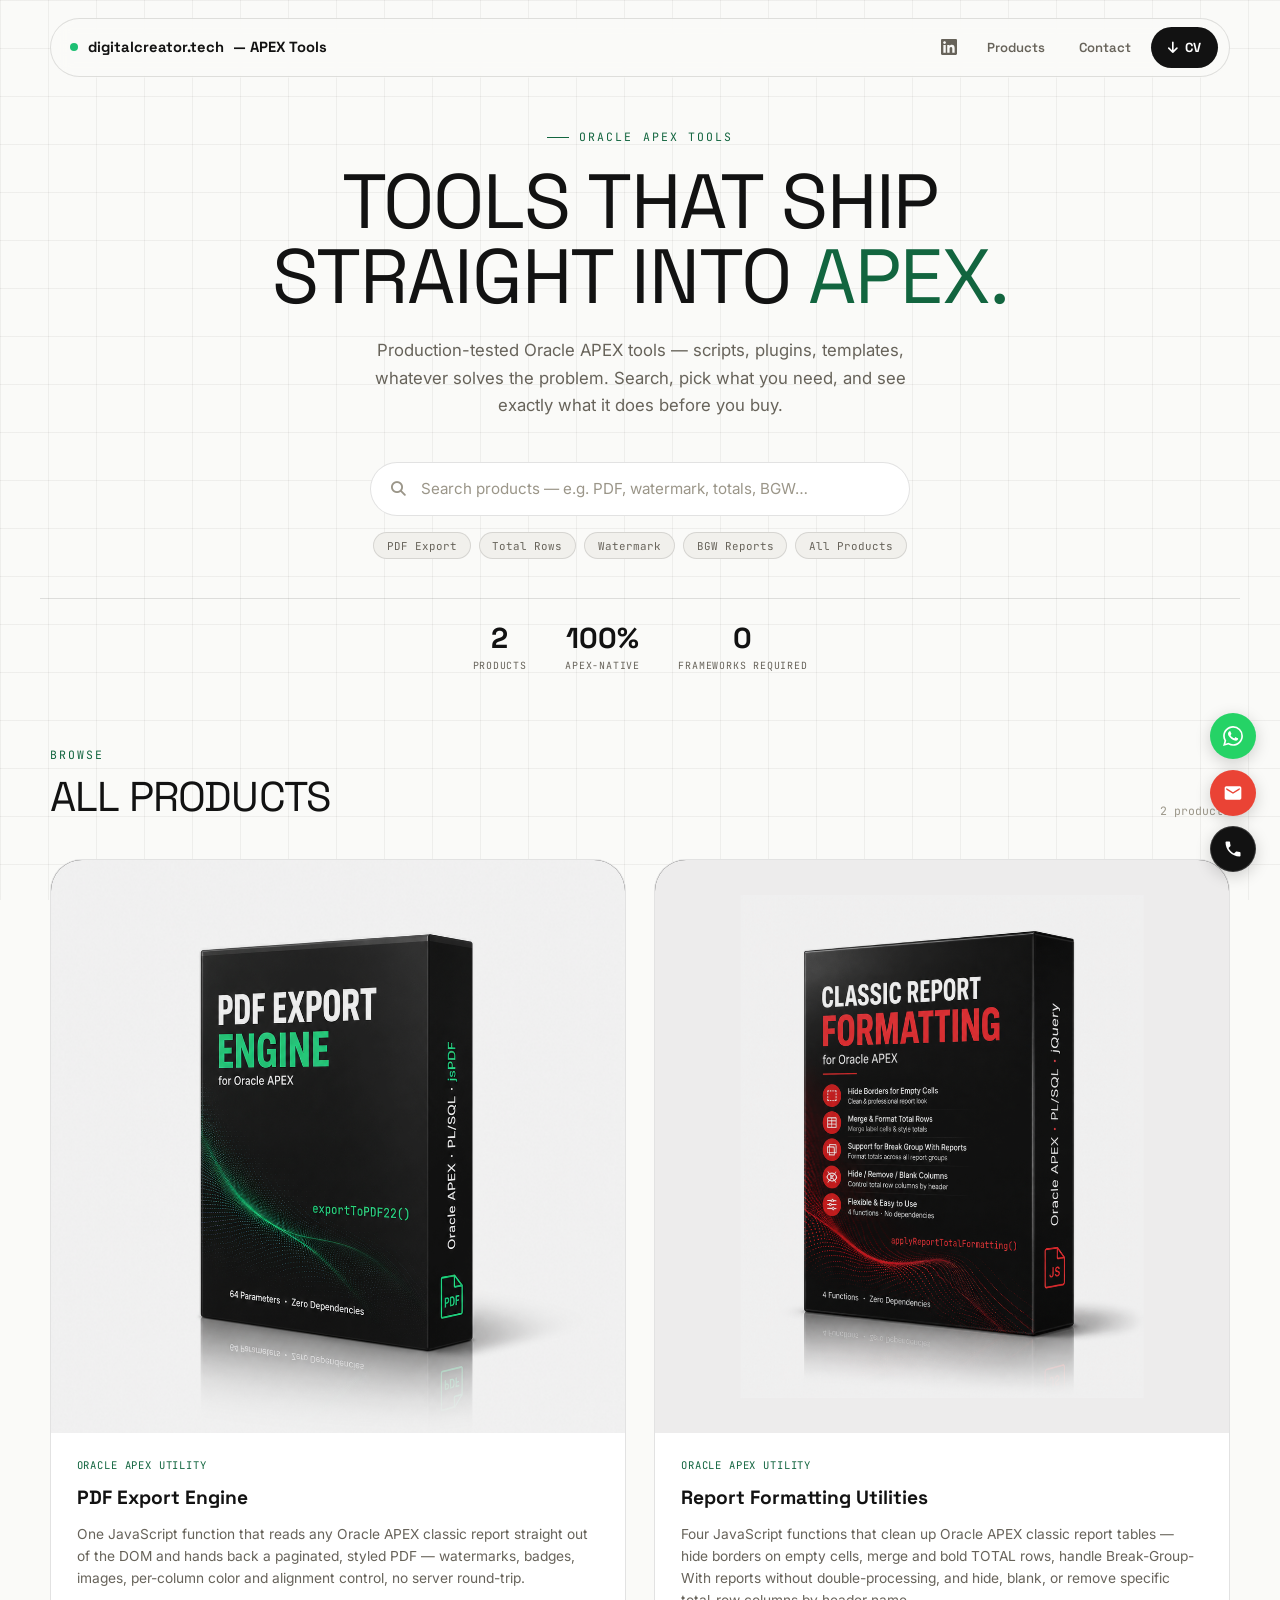
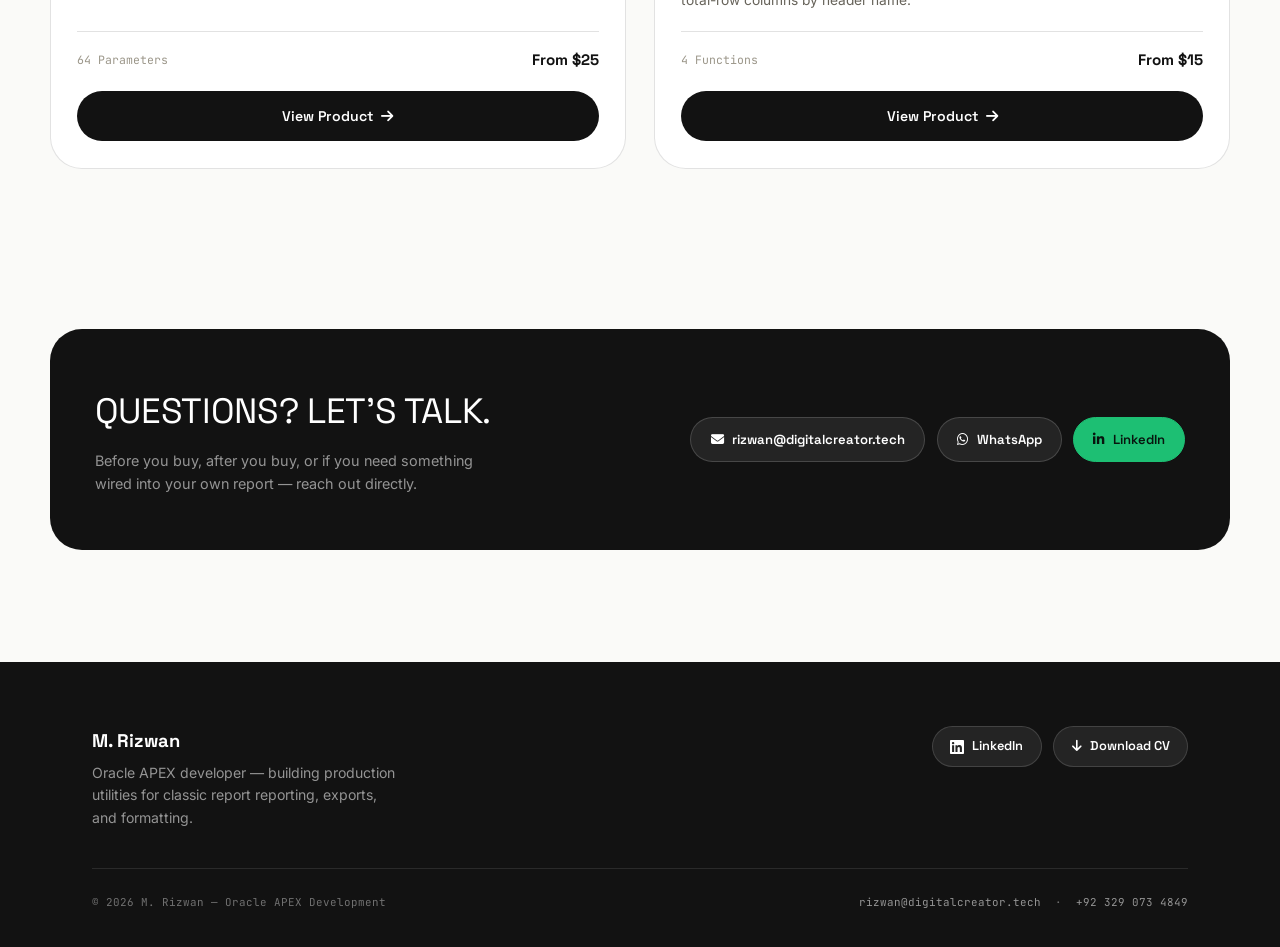
<file: index.html>
<!DOCTYPE html>
<html lang="en">
<head>
<meta charset="UTF-8">
<meta name="viewport" content="width=device-width, initial-scale=1.0">
<title>Digital Creator — Oracle APEX Tools &amp; Utilities by M. Rizwan</title>
<meta name="description" content="Production-ready Oracle APEX utilities — PDF export, report formatting, and more. Browse, search, and buy the exact tool you need.">
<link rel="preconnect" href="https://fonts.googleapis.com">
<link rel="preconnect" href="https://fonts.gstatic.com" crossorigin>
<link href="https://fonts.googleapis.com/css2?family=Space+Grotesk:wght@400;500;600;700&family=Inter:wght@300;400;500;600;700&family=JetBrains+Mono:wght@400;500;600&display=swap" rel="stylesheet">
<link rel="stylesheet" href="https://api.fontshare.com/v2/css?f[]=boxing@400&display=swap">
<link rel="stylesheet" href="https://cdnjs.cloudflare.com/ajax/libs/font-awesome/6.5.1/css/all.min.css">
<link rel="stylesheet" href="style.css">
<style>
/* ============ PAGE-SPECIFIC: home / catalog ============ */
.hero{padding:8rem 2.5rem 3rem;text-align:center}
.hero .eyebrow{justify-content:center}
.hero-title{font-family:var(--headline);font-weight:400;font-size:clamp(2.6rem,6vw,4.8rem);line-height:0.98;letter-spacing:-0.015em;text-transform:uppercase;max-width:900px;margin:0 auto}
.hero-title em{font-style:normal;color:var(--accent-deep)}
.hero-lede{font-family:var(--body);font-size:1.05rem;color:var(--ink-soft);max-width:52ch;margin:1.4rem auto 0;line-height:1.65}
.hero-stats{display:flex;justify-content:center;gap:2.4rem;margin-top:2.4rem;flex-wrap:wrap}

.search-wrap{position:relative;max-width:540px;margin:2.6rem auto 0}
.search-icon{position:absolute;left:1.3rem;top:50%;transform:translateY(-50%);color:var(--ink-faint);font-size:0.92rem;pointer-events:none}
.search-input{width:100%;font-family:var(--body);font-size:0.95rem;padding:1.05rem 1.4rem 1.05rem 3.1rem;border-radius:var(--r-pill);border:1.5px solid var(--line);background:var(--paper);color:var(--ink);outline:none;transition:border-color 0.2s,box-shadow 0.2s;box-shadow:0 20px 40px -28px rgba(18,18,18,0.18)}
.search-input:focus{border-color:var(--accent);box-shadow:0 0 0 4px var(--accent-dim)}
.search-input::placeholder{color:var(--ink-faint)}
.search-tags{display:flex;justify-content:center;flex-wrap:wrap;gap:0.5rem;margin-top:1rem}
.search-tag{font-family:var(--mono);font-size:0.68rem;color:var(--ink-soft);background:var(--cream2);border:1px solid var(--line);padding:0.35rem 0.8rem;border-radius:var(--r-pill);cursor:pointer;transition:background 0.2s,color 0.2s}
.search-tag:hover,.search-tag.active{background:var(--dark);color:#fff;border-color:var(--dark)}

#products{padding-top:1.5rem}
.products-head{display:flex;justify-content:space-between;align-items:flex-end;flex-wrap:wrap;gap:1rem;max-width:1180px;margin:0 auto}
.result-count{font-family:var(--mono);font-size:0.72rem;color:var(--ink-faint)}
.product-grid{display:grid;grid-template-columns:repeat(auto-fit,minmax(320px,1fr));gap:1.8rem;max-width:1180px;margin:2.4rem auto 0}
.product-card{background:var(--paper);border:1px solid var(--line);border-radius:var(--r-lg);overflow:hidden;display:flex;flex-direction:column;transition:transform 0.25s ease,box-shadow 0.25s ease}
.product-card:hover{transform:translateY(-5px);box-shadow:0 34px 60px -30px rgba(18,18,18,0.28)}
.pc-media{display:block;aspect-ratio:16/16;background:var(--dark);overflow:hidden;position:relative}
.pc-media img{width:100%;height:100%;object-fit:cover;opacity:0.94;transition:transform 0.45s ease}
.product-card:hover .pc-media img{transform:scale(1.05)}
.pc-body{padding:1.5rem 1.6rem 1.7rem;display:flex;flex-direction:column;flex:1}
.pc-eyebrow{font-family:var(--mono);font-size:0.66rem;letter-spacing:0.08em;text-transform:uppercase;color:var(--accent-deep);margin-bottom:0.55rem}
.pc-title{font-family:var(--display);font-weight:700;font-size:1.2rem;margin-bottom:0.6rem}
.pc-title a{color:var(--ink);text-decoration:none}
.pc-desc{font-family:var(--body);font-size:0.86rem;color:var(--ink-soft);line-height:1.6;margin-bottom:1.2rem;flex:1}
.pc-meta{display:flex;justify-content:space-between;align-items:center;margin-bottom:1.2rem;padding-top:1rem;border-top:1px solid var(--line)}
.pc-stat{font-family:var(--mono);font-size:0.72rem;color:var(--ink-faint)}
.pc-price{font-family:var(--display);font-weight:700;font-size:0.95rem;color:var(--ink)}
.pc-cta{width:100%;justify-content:center}
.no-results{display:none;text-align:center;padding:3.5rem 1rem;max-width:1180px;margin:0 auto;font-family:var(--body);color:var(--ink-soft)}
.no-results i{font-size:1.6rem;color:var(--ink-faint);margin-bottom:0.8rem;display:block}

#contact{max-width:1180px;margin:1rem auto 0;background:var(--dark);border-radius:var(--r-lg);padding:3.4rem 2.8rem;color:#fff}
.contact-grid{display:flex;justify-content:space-between;align-items:center;flex-wrap:wrap;gap:2rem}
.contact-title{font-family:var(--headline);font-size:clamp(1.7rem,3.2vw,2.2rem);text-transform:uppercase;font-weight:400;letter-spacing:-0.01em}
.contact-sub{font-family:var(--body);font-size:0.9rem;color:rgba(255,255,255,0.55);margin-top:0.6rem;max-width:42ch}
.contact-actions{display:flex;flex-wrap:wrap;gap:0.7rem}
.contact-pill{font-family:var(--display);font-size:0.82rem;font-weight:600;color:#fff;background:rgba(255,255,255,0.08);border:1px solid rgba(255,255,255,0.16);padding:0.7rem 1.2rem;border-radius:var(--r-pill);text-decoration:none;display:inline-flex;align-items:center;gap:0.55rem;transition:background 0.2s}
.contact-pill:hover{background:rgba(255,255,255,0.16)}
.contact-pill.green{background:var(--green);color:#08150E;border-color:var(--green)}
.contact-pill.green:hover{background:#22d17f}

@media(max-width:640px){
  section{padding:3rem 1.25rem}
  .hero{padding:7rem 1.25rem 2.5rem}
  #contact{padding:2.4rem 1.5rem}
  .contact-grid{flex-direction:column;align-items:flex-start}
}
</style>
</head>
<body>

<div class="topbar">
  <div class="topbar-inner">
    <a href="#top" class="tb-mark"><span class="dot"></span>digitalcreator.tech <span class="full">— APEX Tools</span></a>
    <div class="tb-links">
      <a href="https://linkedin.com/in/rizwan0626" target="_blank" class="tb-li" aria-label="LinkedIn"><svg viewBox="0 0 24 24"><path d="M20.447 20.452h-3.554v-5.569c0-1.328-.027-3.037-1.852-3.037-1.853 0-2.136 1.445-2.136 2.939v5.667H9.351V9h3.414v1.561h.046c.477-.9 1.637-1.85 3.37-1.85 3.601 0 4.267 2.37 4.267 5.455v6.286zM5.337 7.433c-1.144 0-2.063-.926-2.063-2.065 0-1.138.92-2.063 2.063-2.063 1.14 0 2.064.925 2.064 2.063 0 1.139-.925 2.065-2.064 2.065zm1.782 13.019H3.555V9h3.564v11.452zM22.225 0H1.771C.792 0 0 .774 0 1.729v20.542C0 23.227.792 24 1.771 24h20.451C23.2 24 24 23.227 24 22.271V1.729C24 .774 23.2 0 22.222 0h.003z"/></svg></a>
      <a href="#products" class="tb-more">Products</a>
      <a href="#contact" class="tb-more">Contact</a>
      <a href="cv.pdf" download class="tb-cv"><i class="fa-solid fa-arrow-down"></i> CV</a>
    </div>
  </div>
</div>

<div id="top" class="hero">
  <div class="eyebrow reveal">Oracle APEX Tools</div>
  <h1 class="hero-title reveal">Tools That Ship<br>Straight Into <em>APEX.</em></h1>
  <p class="hero-lede reveal">Production-tested Oracle APEX tools — scripts, plugins, templates, whatever solves the problem. Search, pick what you need, and see exactly what it does before you buy.</p>

  <div class="search-wrap reveal">
    <i class="fa-solid fa-magnifying-glass search-icon"></i>
    <input type="text" id="productSearch" class="search-input" placeholder="Search products — e.g. PDF, watermark, totals, BGW…" aria-label="Search products">
  </div>
  <div class="search-tags reveal">
    <button class="search-tag" data-q="pdf">PDF Export</button>
    <button class="search-tag" data-q="total">Total Rows</button>
    <button class="search-tag" data-q="watermark">Watermark</button>
    <button class="search-tag" data-q="bgw">BGW Reports</button>
    <button class="search-tag" data-q="">All Products</button>
  </div>

  <div class="hero-stats reveal" id="heroStats"></div>
</div>

<section id="products">
  <div class="products-head">
    <div>
      <div class="section-label reveal">Browse</div>
      <h2 class="section-title reveal">All Products</h2>
    </div>
    <div class="result-count" id="resultCount"></div>
  </div>

  <div class="product-grid" id="productGrid"></div>

  <div class="no-results" id="noResults">
    <i class="fa-solid fa-magnifying-glass"></i>
    No products match that search — try a different term, or clear it to see everything.
  </div>
</section>

<section>
  <div id="contact">
    <div class="contact-grid">
      <div>
        <div class="contact-title">Questions? Let's talk.</div>
        <div class="contact-sub">Before you buy, after you buy, or if you need something wired into your own report — reach out directly.</div>
      </div>
      <div class="contact-actions">
        <a href="mailto:rizwan@digitalcreator.tech" class="contact-pill"><i class="fa-solid fa-envelope"></i> rizwan@digitalcreator.tech</a>
        <a href="https://wa.me/923290734849" target="_blank" class="contact-pill"><i class="fa-brands fa-whatsapp"></i> WhatsApp</a>
        <a href="https://linkedin.com/in/rizwan0626" target="_blank" class="contact-pill green"><i class="fa-brands fa-linkedin-in"></i> LinkedIn</a>
      </div>
    </div>
  </div>
</section>

<footer>
  <div class="footer-inner">
    <div class="footer-top">
      <div>
        <div class="footer-name">M. Rizwan</div>
        <div class="footer-tag">Oracle APEX developer — building production utilities for classic report reporting, exports, and formatting.</div>
      </div>
      <div class="footer-actions">
        <a href="https://linkedin.com/in/rizwan0626" target="_blank" class="footer-pill"><svg width="14" height="14" viewBox="0 0 24 24" fill="currentColor"><path d="M20.447 20.452h-3.554v-5.569c0-1.328-.027-3.037-1.852-3.037-1.853 0-2.136 1.445-2.136 2.939v5.667H9.351V9h3.414v1.561h.046c.477-.9 1.637-1.85 3.37-1.85 3.601 0 4.267 2.37 4.267 5.455v6.286zM5.337 7.433c-1.144 0-2.063-.926-2.063-2.065 0-1.138.92-2.063 2.063-2.063 1.14 0 2.064.925 2.064 2.063 0 1.139-.925 2.065-2.064 2.065zm1.782 13.019H3.555V9h3.564v11.452zM22.225 0H1.771C.792 0 0 .774 0 1.729v20.542C0 23.227.792 24 1.771 24h20.451C23.2 24 24 23.227 24 22.271V1.729C24 .774 23.2 0 22.222 0h.003z"/></svg> LinkedIn</a>
        <a href="cv.pdf" download class="footer-pill"><i class="fa-solid fa-arrow-down"></i> Download CV</a>
      </div>
    </div>
    <div class="footer-bottom">
      <span>&copy; <span id="yr"></span> M. Rizwan — Oracle APEX Development</span>
      <span><a href="mailto:rizwan@digitalcreator.tech">rizwan@digitalcreator.tech</a> &nbsp;·&nbsp; <a href="tel:+923290734849">+92 329 073 4849</a></span>
    </div>
  </div>
</footer>

<div class="float-contact" id="floatContact">
  <a href="https://wa.me/923290734849" target="_blank" class="float-btn wa" aria-label="WhatsApp">
    <span class="float-tooltip">WhatsApp</span>
    <svg viewBox="0 0 24 24"><path d="M17.472 14.382c-.297-.149-1.758-.867-2.03-.967-.273-.099-.471-.148-.67.15-.197.297-.767.966-.94 1.164-.173.199-.347.223-.644.075-.297-.15-1.255-.463-2.39-1.475-.883-.788-1.48-1.761-1.653-2.059-.173-.297-.018-.458.13-.606.134-.133.298-.347.446-.52.149-.174.198-.298.298-.497.099-.198.05-.371-.025-.52-.075-.149-.669-1.612-.916-2.207-.242-.579-.487-.5-.669-.51-.173-.008-.371-.01-.57-.01-.198 0-.52.074-.792.372-.272.297-1.04 1.016-1.04 2.479 0 1.462 1.065 2.875 1.213 3.074.149.198 2.096 3.2 5.077 4.487.709.306 1.262.489 1.694.625.712.227 1.36.195 1.871.118.571-.085 1.758-.719 2.006-1.413.248-.694.248-1.289.173-1.413-.074-.124-.272-.198-.57-.347m-5.421 7.403h-.004a9.87 9.87 0 01-5.031-1.378l-.361-.214-3.741.982.998-3.648-.235-.374a9.86 9.86 0 01-1.51-5.26c.001-5.45 4.436-9.884 9.888-9.884 2.64 0 5.122 1.03 6.988 2.898a9.825 9.825 0 012.893 6.994c-.003 5.45-4.437 9.884-9.885 9.884m8.413-18.297A11.815 11.815 0 0012.05 0C5.495 0 .16 5.335.157 11.892c0 2.096.547 4.142 1.588 5.945L.057 24l6.305-1.654a11.882 11.882 0 005.683 1.448h.005c6.554 0 11.89-5.335 11.893-11.893a11.821 11.821 0 00-3.48-8.413z"/></svg>
  </a>
  <a href="mailto:rizwan@digitalcreator.tech" class="float-btn em" aria-label="Email">
    <span class="float-tooltip">Email Me</span>
    <svg viewBox="0 0 24 24"><path d="M20 4H4c-1.1 0-2 .9-2 2v12c0 1.1.9 2 2 2h16c1.1 0 2-.9 2-2V6c0-1.1-.9-2-2-2zm0 4l-8 5-8-5V6l8 5 8-5v2z"/></svg>
  </a>
  <a href="tel:+923290734849" class="float-btn ph" aria-label="Call">
    <span class="float-tooltip">+92 329 073 4849</span>
    <svg viewBox="0 0 24 24"><path d="M6.62 10.79c1.44 2.83 3.76 5.14 6.59 6.59l2.2-2.2c.27-.27.67-.36 1.02-.24 1.12.37 2.33.57 3.57.57.55 0 1 .45 1 1V20c0 .55-.45 1-1 1-9.39 0-17-7.61-17-17 0-.55.45-1 1-1h3.5c.55 0 1 .45 1 1 0 1.25.2 2.45.57 3.57.11.35.03.74-.25 1.02l-2.2 2.2z"/></svg>
  </a>
</div>

<script src="data.js"></script>
<script src="app.js"></script>
<script>
document.getElementById('yr').textContent = new Date().getFullYear();

window.addEventListener('load', () => {
  document.querySelectorAll('.float-btn').forEach((btn, i) => {
    setTimeout(() => btn.classList.add('ready'), 400 + i * 80);
  });
});

(function(){
  document.getElementById('heroStats').innerHTML = `
    <div><div class="stat-number">${PRODUCTS.length}</div><div class="stat-label">Products</div></div>
    <div><div class="stat-number">100%</div><div class="stat-label">APEX-Native</div></div>
    <div><div class="stat-number">0</div><div class="stat-label">Frameworks Required</div></div>`;
})();

const grid = document.getElementById('productGrid');
grid.innerHTML = PRODUCTS.map(renderProductCard).join('');

(function(){
  const input = document.getElementById('productSearch');
  const empty = document.getElementById('noResults');
  const count = document.getElementById('resultCount');
  const tags  = document.querySelectorAll('.search-tag');

  function runFilter(query){
    const q = query.trim().toLowerCase();
    const cards = grid.querySelectorAll('.product-card');
    let visible = 0;
    cards.forEach(card => {
      const match = (card.dataset.search || '').includes(q);
      card.style.display = match ? '' : 'none';
      if (match) visible++;
    });
    empty.style.display = visible === 0 ? 'block' : 'none';
    count.textContent = visible + (visible === 1 ? ' product' : ' products');
  }

  input.addEventListener('input', () => {
    runFilter(input.value);
    tags.forEach(t => t.classList.toggle('active', t.dataset.q === input.value.trim().toLowerCase()));
  });
  tags.forEach(tag => {
    tag.addEventListener('click', () => {
      input.value = tag.dataset.q;
      runFilter(tag.dataset.q);
      tags.forEach(t => t.classList.toggle('active', t === tag));
      input.focus();
    });
  });
  runFilter('');
})();

refreshRevealObserver();
</script>
</body>
</html>
</file>
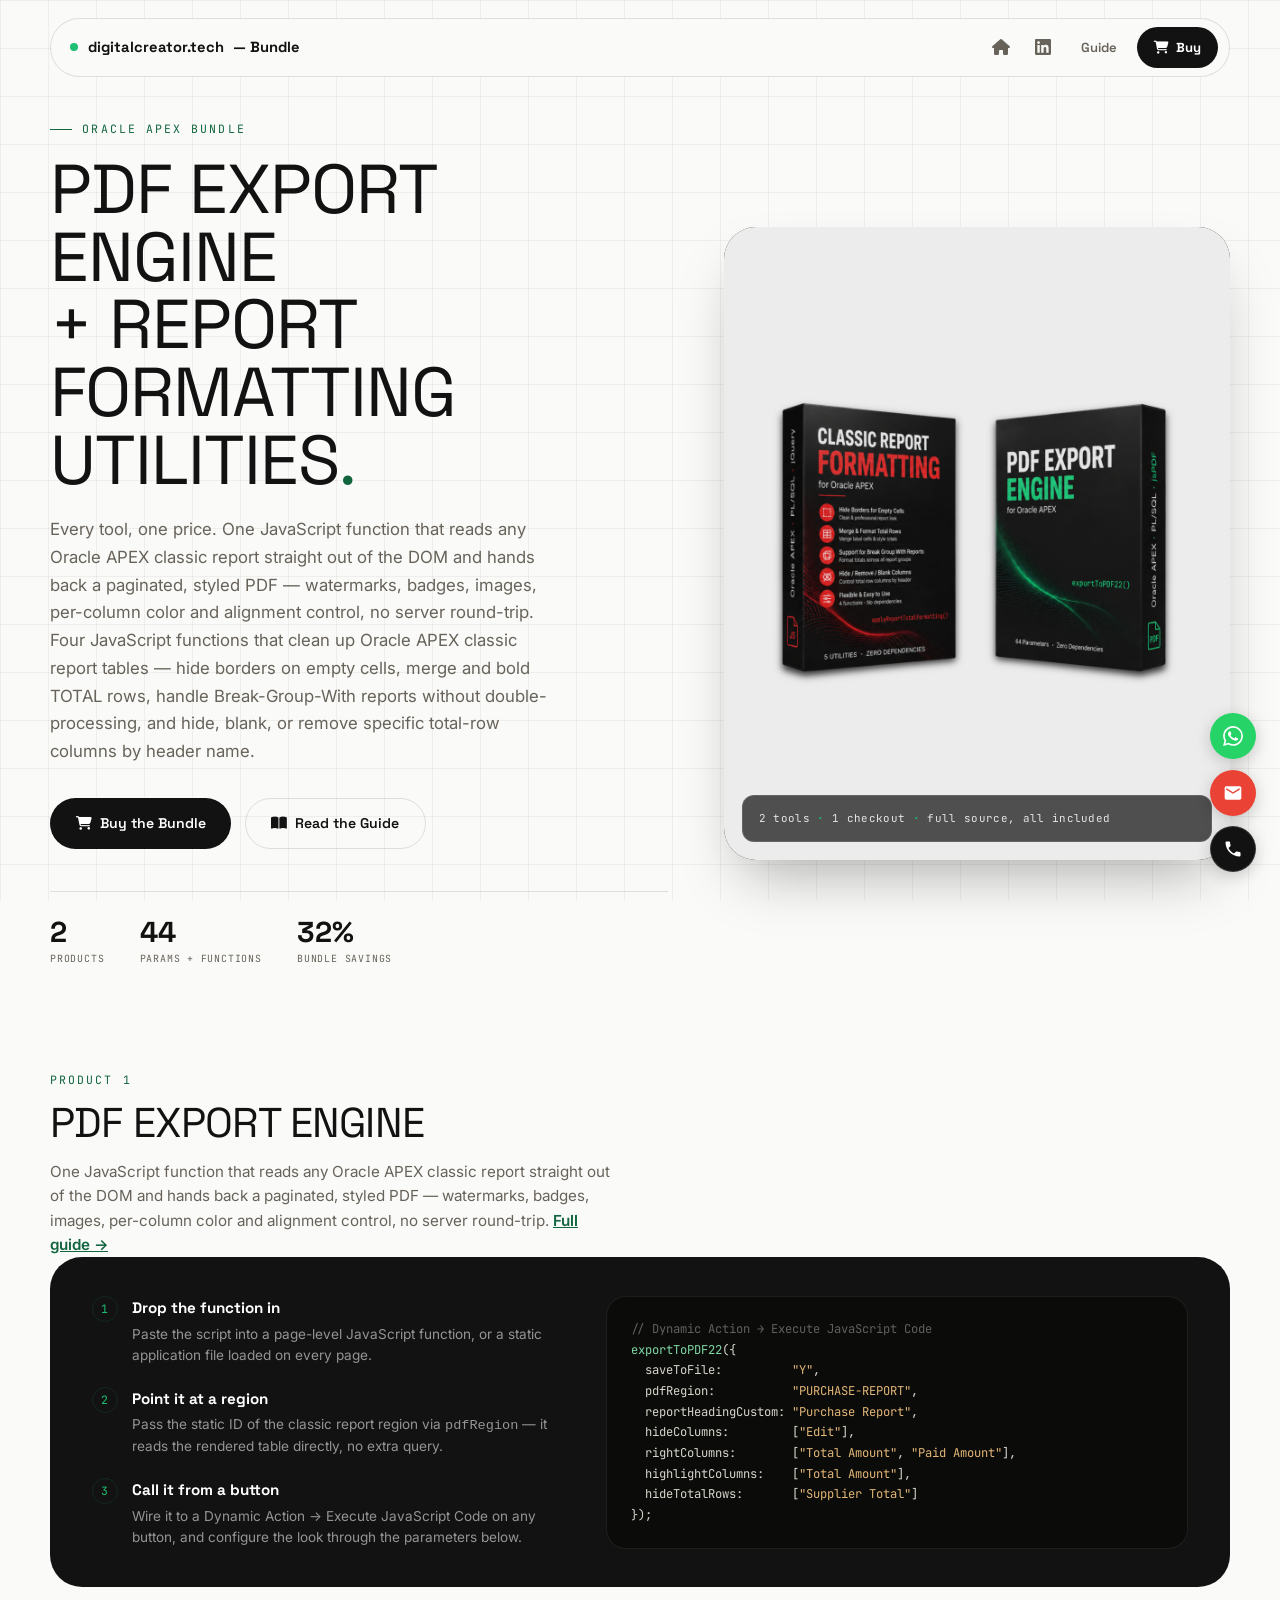
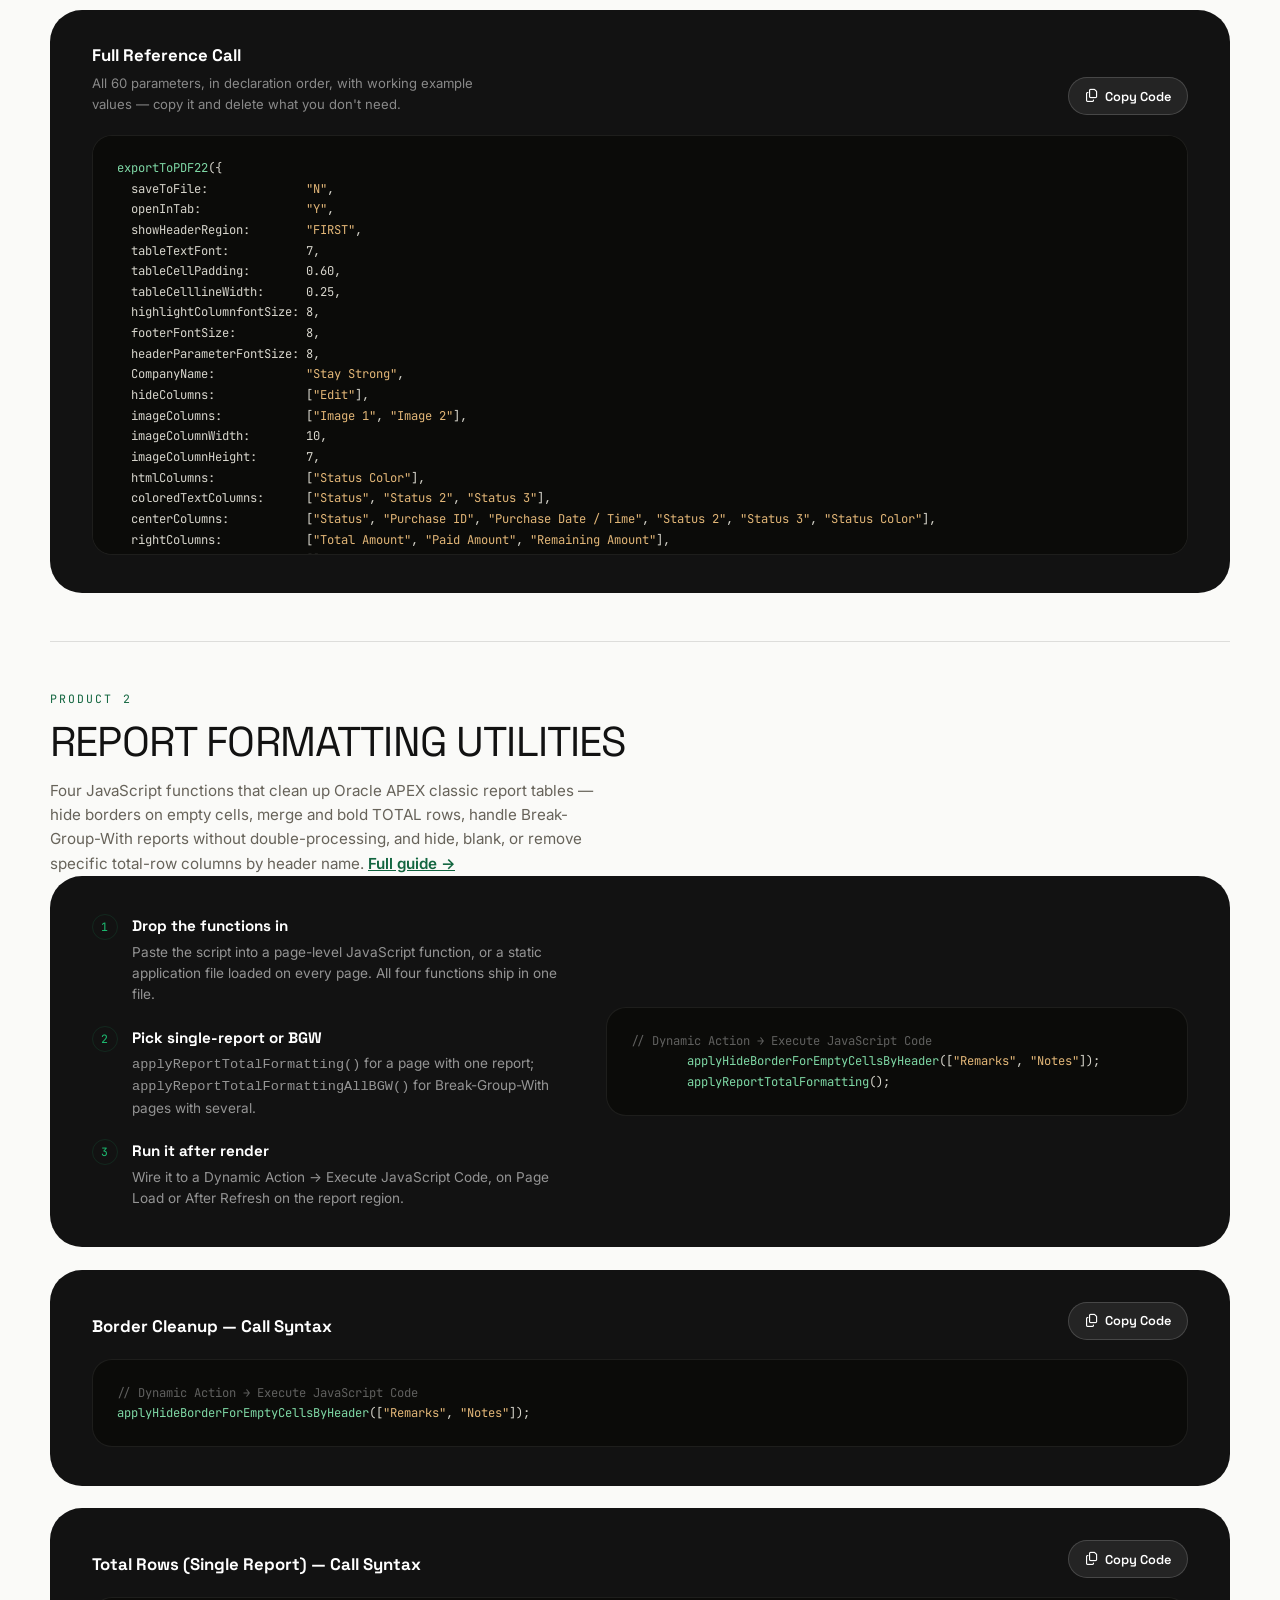
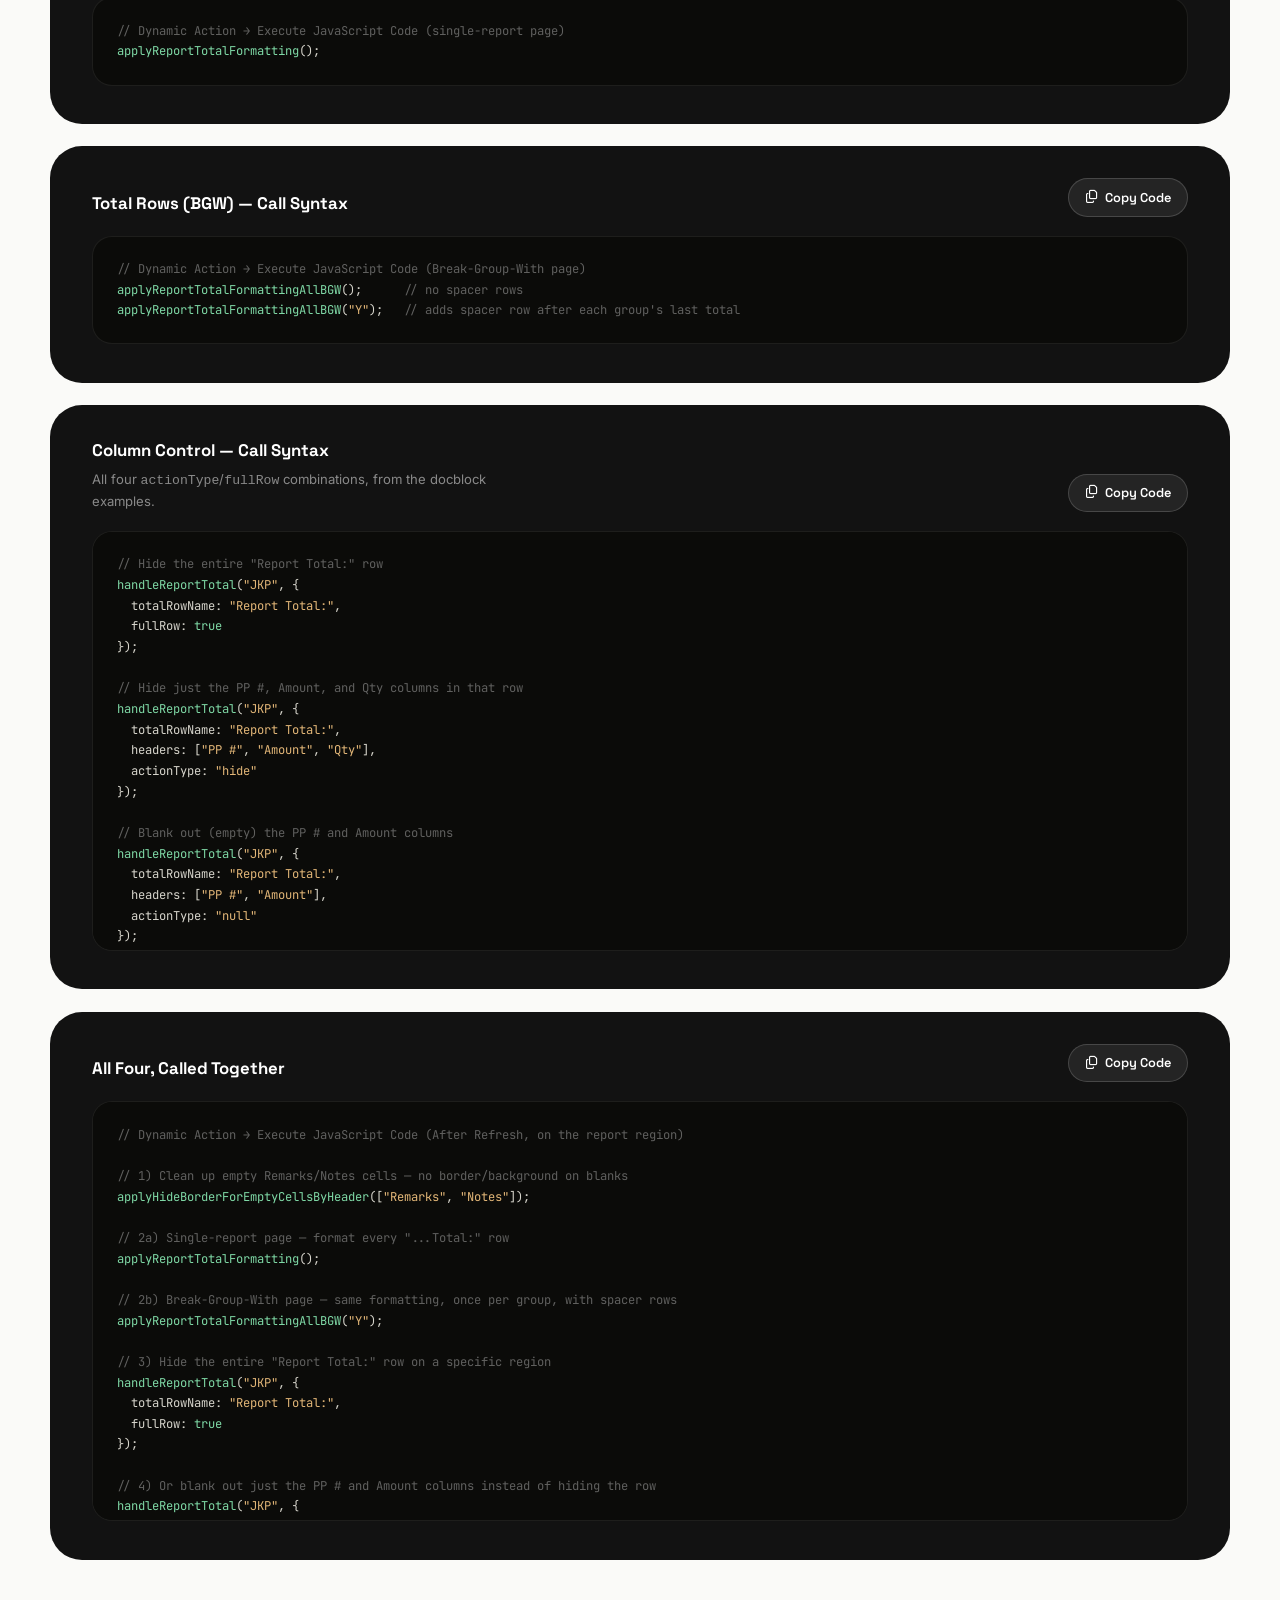
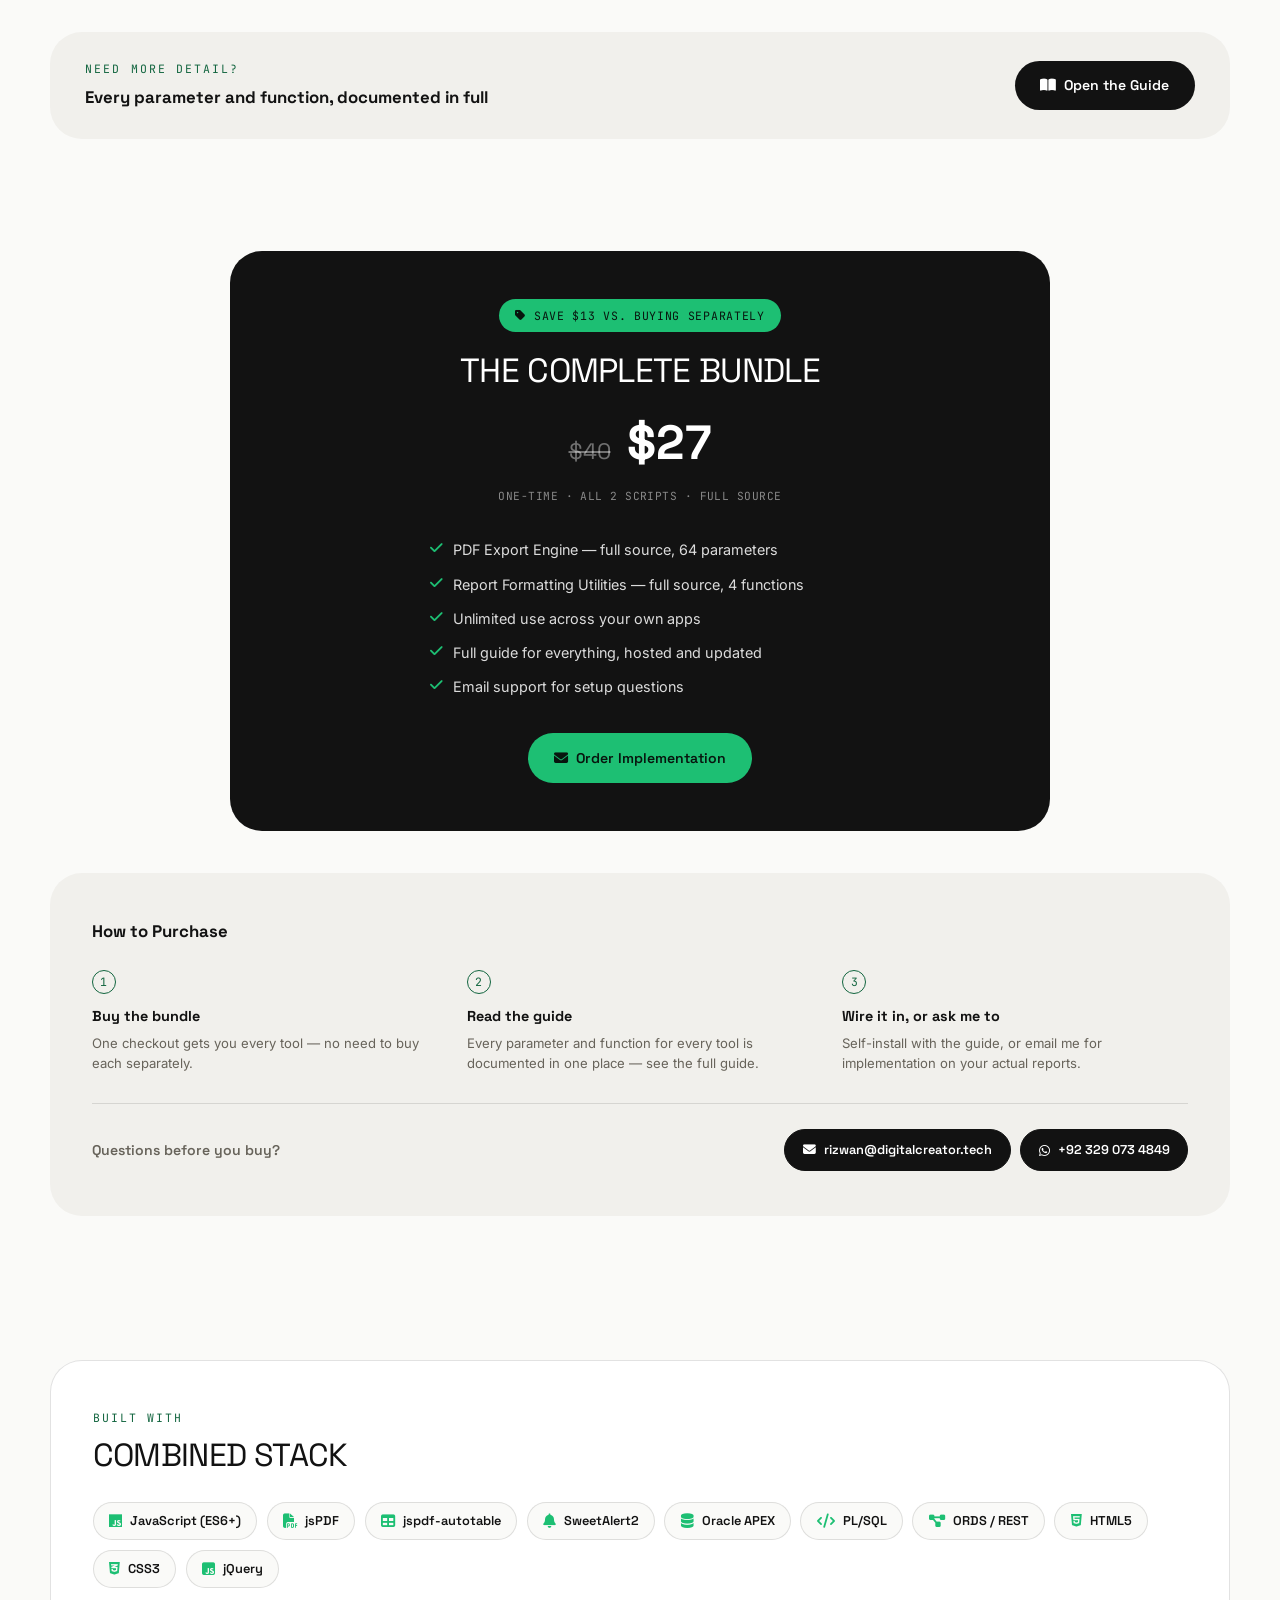
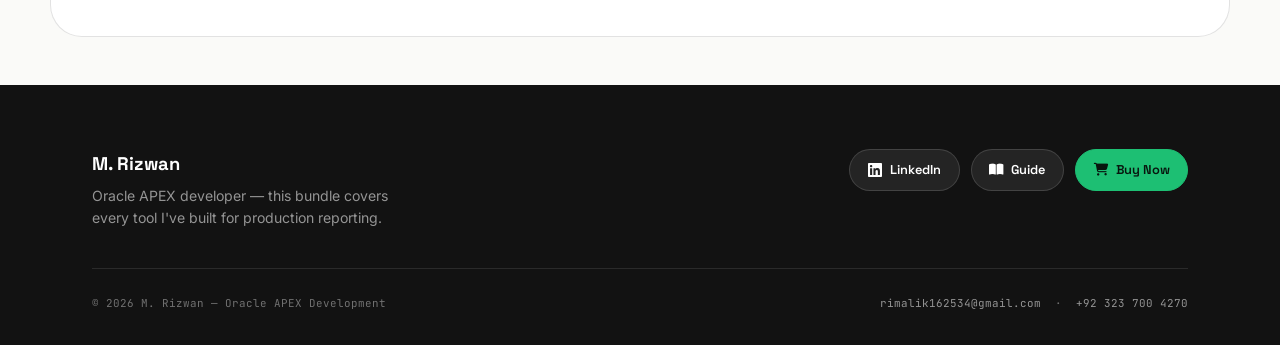
<file: bundle.html>
<!DOCTYPE html>
<html lang="en">
<head>
<meta charset="UTF-8">
<meta name="viewport" content="width=device-width, initial-scale=1.0">
<title id="pageTitle">Loading… | Digital Creator</title>
<meta name="description" id="pageDesc" content="Oracle APEX tools by M. Rizwan.">
<link rel="preconnect" href="https://fonts.googleapis.com">
<link rel="preconnect" href="https://fonts.gstatic.com" crossorigin>
<link href="https://fonts.googleapis.com/css2?family=Space+Grotesk:wght@400;500;600;700&family=Inter:wght@300;400;500;600;700&family=JetBrains+Mono:wght@400;500;600&display=swap" rel="stylesheet">
<link rel="stylesheet" href="https://api.fontshare.com/v2/css?f[]=boxing@400&display=swap">
<link rel="stylesheet" href="https://cdnjs.cloudflare.com/ajax/libs/font-awesome/6.5.1/css/all.min.css">
<link rel="stylesheet" href="style.css">
<style>
/* ============ PAGE-SPECIFIC: bundle / product detail ============ */
.hero{padding:7.5rem 2.5rem 2rem}
.hero-grid{max-width:1180px;margin:0 auto;display:grid;grid-template-columns:1.1fr 0.9fr;gap:3.5rem;align-items:center}
.hero-title{font-family:var(--headline);font-weight:400;font-size:clamp(2.6rem,5.4vw,4.4rem);line-height:0.98;letter-spacing:-0.015em;text-transform:uppercase}
.hero-title em{font-style:normal;color:var(--accent-deep)}
.hero-lede{font-family:var(--body);font-size:1.05rem;color:var(--ink-soft);max-width:46ch;margin-top:1.35rem;line-height:1.65}
.hero-cta{display:flex;flex-wrap:wrap;gap:0.85rem;margin-top:2rem}
.hero-stats{display:flex;gap:2.2rem;margin-top:2.6rem;padding-top:1.6rem;border-top:1px solid var(--line)}
.hero-media{position:relative;border-radius:var(--r-lg);overflow:hidden;background:var(--dark);aspect-ratio:4/5;box-shadow:0 30px 60px -20px rgba(18,18,18,0.35)}
.hero-media img{width:100%;height:100%;object-fit:cover;opacity:0.92}
.hero-media-tag{position:absolute;left:1.1rem;bottom:1.1rem;right:1.1rem;background:rgba(18,18,18,0.72);backdrop-filter:blur(6px);border:1px solid rgba(255,255,255,0.12);border-radius:var(--r-sm);padding:0.85rem 1rem;font-family:var(--mono);font-size:0.68rem;color:rgba(255,255,255,0.85);letter-spacing:0.03em}
.hero-media-tag b{color:var(--accent);font-weight:600}
@media(max-width:900px){.hero-grid{grid-template-columns:1fr}.hero-media{max-width:420px;margin:0 auto;order:-1}.hero-stats{flex-wrap:wrap;gap:1.6rem}}

.savings-badge{display:inline-flex;align-items:center;gap:0.5rem;font-family:var(--mono);font-size:0.72rem;letter-spacing:0.06em;text-transform:uppercase;color:#08150E;background:var(--green);padding:0.45rem 1rem;border-radius:var(--r-pill);margin-bottom:1.3rem}
.bundle-pricing{max-width:820px;margin:2.5rem auto 0;background:var(--dark);border-radius:var(--r-lg);padding:3rem 2.8rem;color:#fff;text-align:center}
.bp-price-row{display:flex;align-items:baseline;justify-content:center;gap:1rem;margin:1rem 0 0.4rem;flex-wrap:wrap}
.bp-old-price{font-family:var(--display);font-size:1.4rem;color:rgba(255,255,255,0.4);text-decoration:line-through}
.bp-new-price{font-family:var(--display);font-weight:700;font-size:3rem;color:#fff}
.bp-price-note{font-family:var(--mono);font-size:0.7rem;color:rgba(255,255,255,0.5);letter-spacing:0.04em;margin-bottom:2rem}
.bundle-includes{list-style:none;display:flex;flex-direction:column;gap:0.7rem;text-align:left;max-width:420px;margin:0 auto 2.2rem}
.bundle-includes li{display:flex;align-items:flex-start;gap:0.65rem;font-family:var(--body);font-size:0.9rem;color:rgba(255,255,255,0.85)}
.bundle-includes li i{color:var(--green);margin-top:0.2rem;flex-shrink:0}
.bundle-cta-row{display:flex;justify-content:center;gap:0.8rem;flex-wrap:wrap}
.bundle-cta-row .btn-primary.green{background:var(--green);color:#08150E}
.bundle-cta-row .btn-primary.green:hover{background:#22d17f}
.bundle-cta-row .btn-outline.dark{color:#fff;border-color:rgba(255,255,255,0.25)}
.bundle-cta-row .btn-outline.dark:hover{border-color:#fff}

.product-quickstart-head{max-width:1180px;margin:0 auto}
#tech{max-width:1180px;margin:0 auto 3rem;padding:3rem 2.6rem;background:var(--paper);border:1px solid var(--line);border-radius:var(--r-lg)}
.guide-callout{max-width:1180px;margin:0 auto;display:flex;align-items:center;justify-content:space-between;flex-wrap:wrap;gap:1.2rem;background:var(--cream2);border-radius:var(--r-lg);padding:1.8rem 2.2rem}

@media(max-width:640px){
  section{padding:3rem 1.25rem}
  .hero{padding:7rem 1.25rem 1.5rem}
  .bundle-pricing{padding:2.3rem 1.5rem}
}
</style>
</head>
<body>

<div class="topbar">
  <div class="topbar-inner">
    <a href="index.html" class="tb-mark"><span class="dot"></span>digitalcreator.tech <span class="full" id="tbSuffix">— Bundle</span></a>
    <div class="tb-links">
      <a href="index.html" class="tb-li" aria-label="Home"><i class="fa-solid fa-house"></i></a>
      <a href="https://linkedin.com/in/rizwan0626" target="_blank" class="tb-li" aria-label="LinkedIn"><svg viewBox="0 0 24 24"><path d="M20.447 20.452h-3.554v-5.569c0-1.328-.027-3.037-1.852-3.037-1.853 0-2.136 1.445-2.136 2.939v5.667H9.351V9h3.414v1.561h.046c.477-.9 1.637-1.85 3.37-1.85 3.601 0 4.267 2.37 4.267 5.455v6.286zM5.337 7.433c-1.144 0-2.063-.926-2.063-2.065 0-1.138.92-2.063 2.063-2.063 1.14 0 2.064.925 2.064 2.063 0 1.139-.925 2.065-2.064 2.065zm1.782 13.019H3.555V9h3.564v11.452zM22.225 0H1.771C.792 0 0 .774 0 1.729v20.542C0 23.227.792 24 1.771 24h20.451C23.2 24 24 23.227 24 22.271V1.729C24 .774 23.2 0 22.222 0h.003z"/></svg></a>
      <a href="guide.html" id="tbGuideLink" class="tb-more">Guide</a>
      <a href="#pricing" class="tb-cv"><i class="fa-solid fa-cart-shopping"></i> Buy</a>
    </div>
  </div>
</div>

<div id="top" class="hero">
  <div class="hero-grid">
    <div>
      <div class="eyebrow reveal" id="heroEyebrow"></div>
      <h1 class="hero-title reveal" id="heroTitle"></h1>
      <p class="hero-lede reveal" id="heroLede"></p>
      <div class="hero-cta reveal">
        <a href="#pricing" class="btn-primary"><i class="fa-solid fa-cart-shopping"></i> <span id="ctaBuyLabel">Buy Now</span></a>
        <a href="guide.html" id="ctaGuideLink" class="btn-outline"><i class="fa-solid fa-book-open"></i> Read the Guide</a>
      </div>
      <div class="hero-stats reveal" id="heroStats"></div>
    </div>
    <div class="hero-media reveal">
      <img id="heroImg" src="" alt="" loading="lazy" onerror="this.src='https://i.ibb.co/JfbkpdN/Thumbnail.png'">
      <div class="hero-media-tag" id="heroTag"></div>
    </div>
  </div>
</div>

<section id="productContent"></section>

<section style="padding-top:0;padding-bottom:0">
  <div class="guide-callout reveal">
    <div>
      <div class="section-label" style="margin-bottom:0.3rem">Need More Detail?</div>
      <div style="font-family:var(--display);font-weight:700;font-size:1.05rem">Every parameter and function, documented in full</div>
    </div>
    <a href="guide.html" id="calloutGuideLink" class="btn-primary"><i class="fa-solid fa-book-open"></i> Open the Guide</a>
  </div>
</section>

<section id="pricing"></section>

<section style="padding-bottom:0">
  <div id="tech">
    <div class="section-label reveal">Built With</div>
    <h2 class="section-title reveal" style="font-size:clamp(1.5rem,3vw,2rem)" id="techHeading">Stack</h2>
    <div class="tool-row reveal" id="techChips"></div>
  </div>
</section>

<footer>
  <div class="footer-inner">
    <div class="footer-top">
      <div>
        <div class="footer-name">M. Rizwan</div>
        <div class="footer-tag" id="footerTag">Oracle APEX developer.</div>
      </div>
      <div class="footer-actions">
        <a href="https://linkedin.com/in/rizwan0626" target="_blank" class="footer-pill"><svg width="14" height="14" viewBox="0 0 24 24" fill="currentColor"><path d="M20.447 20.452h-3.554v-5.569c0-1.328-.027-3.037-1.852-3.037-1.853 0-2.136 1.445-2.136 2.939v5.667H9.351V9h3.414v1.561h.046c.477-.9 1.637-1.85 3.37-1.85 3.601 0 4.267 2.37 4.267 5.455v6.286zM5.337 7.433c-1.144 0-2.063-.926-2.063-2.065 0-1.138.92-2.063 2.063-2.063 1.14 0 2.064.925 2.064 2.063 0 1.139-.925 2.065-2.064 2.065zm1.782 13.019H3.555V9h3.564v11.452zM22.225 0H1.771C.792 0 0 .774 0 1.729v20.542C0 23.227.792 24 1.771 24h20.451C23.2 24 24 23.227 24 22.271V1.729C24 .774 23.2 0 22.222 0h.003z"/></svg> LinkedIn</a>
        <a href="guide.html" id="footerGuideLink" class="footer-pill"><i class="fa-solid fa-book-open"></i> Guide</a>
        <a href="#pricing" class="footer-pill" style="background:var(--green);color:#08150E;border-color:var(--green)"><i class="fa-solid fa-cart-shopping"></i> Buy Now</a>
      </div>
    </div>
    <div class="footer-bottom">
      <span>&copy; <span id="yr"></span> M. Rizwan — Oracle APEX Development</span>
      <span><a href="mailto:rimalik162534@gmail.com">rimalik162534@gmail.com</a> &nbsp;·&nbsp; <a href="tel:+923237004270">+92 323 700 4270</a></span>
    </div>
  </div>
</footer>

<div class="float-contact" id="floatContact">
  <a href="https://wa.me/923237004270" target="_blank" class="float-btn wa" aria-label="WhatsApp">
    <span class="float-tooltip">WhatsApp</span>
    <svg viewBox="0 0 24 24"><path d="M17.472 14.382c-.297-.149-1.758-.867-2.03-.967-.273-.099-.471-.148-.67.15-.197.297-.767.966-.94 1.164-.173.199-.347.223-.644.075-.297-.15-1.255-.463-2.39-1.475-.883-.788-1.48-1.761-1.653-2.059-.173-.297-.018-.458.13-.606.134-.133.298-.347.446-.52.149-.174.198-.298.298-.497.099-.198.05-.371-.025-.52-.075-.149-.669-1.612-.916-2.207-.242-.579-.487-.5-.669-.51-.173-.008-.371-.01-.57-.01-.198 0-.52.074-.792.372-.272.297-1.04 1.016-1.04 2.479 0 1.462 1.065 2.875 1.213 3.074.149.198 2.096 3.2 5.077 4.487.709.306 1.262.489 1.694.625.712.227 1.36.195 1.871.118.571-.085 1.758-.719 2.006-1.413.248-.694.248-1.289.173-1.413-.074-.124-.272-.198-.57-.347m-5.421 7.403h-.004a9.87 9.87 0 01-5.031-1.378l-.361-.214-3.741.982.998-3.648-.235-.374a9.86 9.86 0 01-1.51-5.26c.001-5.45 4.436-9.884 9.888-9.884 2.64 0 5.122 1.03 6.988 2.898a9.825 9.825 0 012.893 6.994c-.003 5.45-4.437 9.884-9.885 9.884m8.413-18.297A11.815 11.815 0 0012.05 0C5.495 0 .16 5.335.157 11.892c0 2.096.547 4.142 1.588 5.945L.057 24l6.305-1.654a11.882 11.882 0 005.683 1.448h.005c6.554 0 11.89-5.335 11.893-11.893a11.821 11.821 0 00-3.48-8.413z"/></svg>
  </a>
  <a href="mailto:rimalik162534@gmail.com" class="float-btn em" aria-label="Email">
    <span class="float-tooltip">Email Me</span>
    <svg viewBox="0 0 24 24"><path d="M20 4H4c-1.1 0-2 .9-2 2v12c0 1.1.9 2 2 2h16c1.1 0 2-.9 2-2V6c0-1.1-.9-2-2-2zm0 4l-8 5-8-5V6l8 5 8-5v2z"/></svg>
  </a>
  <a href="tel:+923237004270" class="float-btn ph" aria-label="Call">
    <span class="float-tooltip">+92 323 700 4270</span>
    <svg viewBox="0 0 24 24"><path d="M6.62 10.79c1.44 2.83 3.76 5.14 6.59 6.59l2.2-2.2c.27-.27.67-.36 1.02-.24 1.12.37 2.33.57 3.57.57.55 0 1 .45 1 1V20c0 .55-.45 1-1 1-9.39 0-17-7.61-17-17 0-.55.45-1 1-1h3.5c.55 0 1 .45 1 1 0 1.25.2 2.45.57 3.57.11.35.03.74-.25 1.02l-2.2 2.2z"/></svg>
  </a>
</div>

<script src="data.js"></script>
<script src="app.js"></script>
<script src="bundle.js"></script>
</body>
</html>
</file>
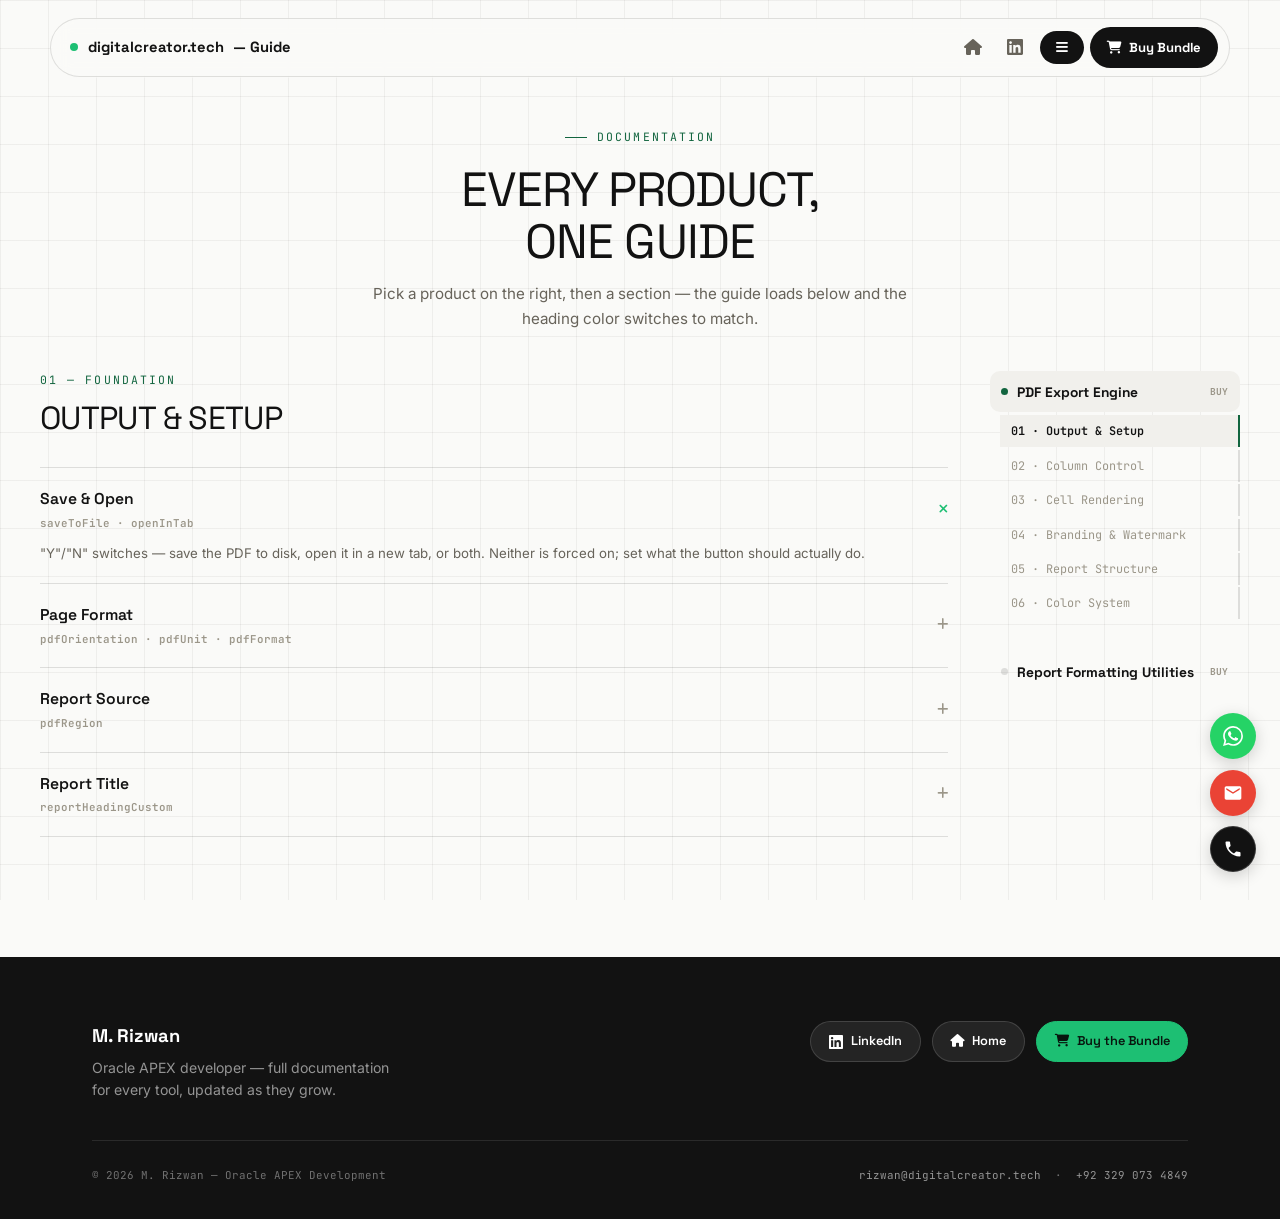
<file: guide.html>
<!DOCTYPE html>
<html lang="en">
<head>
<meta charset="UTF-8">
<meta name="viewport" content="width=device-width, initial-scale=1.0">
<title>Guide — All Products | Digital Creator</title>
<meta name="description" content="Full documentation for every Oracle APEX tool — every parameter and function, in one searchable guide.">
<link rel="preconnect" href="https://fonts.googleapis.com">
<link rel="preconnect" href="https://fonts.gstatic.com" crossorigin>
<link href="https://fonts.googleapis.com/css2?family=Space+Grotesk:wght@400;500;600;700&family=Inter:wght@300;400;500;600;700&family=JetBrains+Mono:wght@400;500;600&display=swap" rel="stylesheet">
<link rel="stylesheet" href="https://api.fontshare.com/v2/css?f[]=boxing@400&display=swap">
<link rel="stylesheet" href="https://cdnjs.cloudflare.com/ajax/libs/font-awesome/6.5.1/css/all.min.css">
<link rel="stylesheet" href="style.css">
<style>
/* ============ PAGE-SPECIFIC: guide (right-side tabs) ============ */
.eyebrow{display:inline-flex;align-items:center;gap:0.65rem;font-family:var(--mono);font-size:0.72rem;letter-spacing:0.18em;text-transform:uppercase;color:var(--accent-deep);margin-bottom:1.1rem}
.eyebrow::before{content:'';width:22px;height:1px;background:var(--accent-deep)}
.docs-hero{padding:7.5rem 2.5rem 1.5rem;text-align:center}

.guide-shell{display:flex;align-items:flex-start;max-width:1360px;margin:0 auto;padding:1rem 2.5rem 5rem;gap:2.6rem}
.guide-main{flex:1;min-width:0;transition:margin-right 0.25s ease}
.guide-main .guide-block{max-width:none;margin:0;padding:0;background:none;scroll-margin-top:100px}

/* RIGHT-side sidebar */
.guide-sidebar{position:sticky;top:88px;width:250px;flex-shrink:0;max-height:calc(100vh - 110px);overflow-y:auto;overflow-x:hidden;padding-bottom:2rem;order:2;transition:width 0.25s ease,opacity 0.2s ease}
.guide-sidebar::-webkit-scrollbar{width:5px}
.guide-sidebar::-webkit-scrollbar-thumb{background:var(--line);border-radius:4px}
.gnav-product{margin-bottom:1.6rem;width:250px}
.gnav-heading{display:flex;align-items:center;justify-content:space-between;gap:0.6rem;font-family:var(--display);font-weight:700;font-size:0.86rem;color:var(--ink);padding:0.6rem 0.7rem;border-radius:10px;cursor:pointer;transition:background 0.2s}
.gnav-heading:hover{background:var(--cream2)}
.gnav-heading.active{background:var(--cream2)}
.gnav-heading .gnav-dot{width:7px;height:7px;border-radius:50%;background:var(--line);flex-shrink:0;transition:background 0.2s}
.gnav-heading.active .gnav-dot{background:var(--accent-deep)}
.gnav-buy{font-family:var(--mono);font-size:0.6rem;letter-spacing:0.04em;text-transform:uppercase;color:var(--ink-faint);text-decoration:none;white-space:nowrap}
.gnav-buy:hover{color:var(--ink)}
.gnav-sublist{display:flex;flex-direction:column;padding:0.2rem 0 0.3rem;gap:0.05rem}
.gnav-sublist.collapsed{display:none}
.gnav-item{display:block;text-align:left;background:none;border:none;font-family:var(--mono);font-size:0.74rem;color:var(--ink-faint);text-decoration:none;padding:0.5rem 0.7rem;margin-left:0.6rem;margin-bottom:0.1rem;border-right:2px solid var(--line);cursor:pointer;width:calc(100% - 0.6rem);transition:color 0.2s,border-color 0.2s}
.gnav-item:hover{color:var(--ink-soft)}
.gnav-item.active{color:var(--ink);border-right-color:var(--accent-deep);font-weight:600;background:var(--cream2)}

.gnav-toggle{display:flex;align-items:center;gap:0.5rem;font-family:var(--display);font-weight:600;font-size:0.85rem;background:var(--dark);color:#fff;padding:0.6rem 1rem;border-radius:var(--r-pill);border:none;cursor:pointer}
.gnav-overlay{position:fixed;inset:0;background:rgba(18,18,18,0.42);z-index:290;opacity:0;pointer-events:none;transition:opacity 0.3s ease}

@media(min-width:1001px){
  .guide-shell.collapsed{gap:0}
  .guide-shell.collapsed .guide-sidebar{width:0;opacity:0;pointer-events:none;padding:0;margin:0}
}
@media(max-width:1000px){
  .guide-shell{display:block;padding:0 1.25rem 4rem}
  .guide-sidebar{position:fixed;top:0;right:0;left:auto;bottom:0;width:280px;max-height:100vh;z-index:300;background:var(--paper);padding:5.5rem 1.3rem 2rem;box-shadow:-24px 0 60px rgba(18,18,18,0.18);transform:translateX(100%);overflow-y:auto;order:0}
  .guide-shell.open .guide-sidebar{transform:translateX(0)}
  .gnav-overlay.open{opacity:1;pointer-events:auto}
}
@media(max-width:640px){.docs-hero{padding:6.5rem 1.25rem 1rem}}
</style>
</head>
<body>

<div class="topbar">
  <div class="topbar-inner">
    <div style="display:flex;align-items:center;gap:0.5rem">
      <a href="index.html" class="tb-mark"><span class="dot"></span>digitalcreator.tech <span class="full">— Guide</span></a>
    </div>
    <div class="tb-links">
      <a href="index.html" class="tb-li" aria-label="Home"><i class="fa-solid fa-house"></i></a>
      <a href="https://linkedin.com/in/rizwan0626" target="_blank" class="tb-li" aria-label="LinkedIn"><svg viewBox="0 0 24 24"><path d="M20.447 20.452h-3.554v-5.569c0-1.328-.027-3.037-1.852-3.037-1.853 0-2.136 1.445-2.136 2.939v5.667H9.351V9h3.414v1.561h.046c.477-.9 1.637-1.85 3.37-1.85 3.601 0 4.267 2.37 4.267 5.455v6.286zM5.337 7.433c-1.144 0-2.063-.926-2.063-2.065 0-1.138.92-2.063 2.063-2.063 1.14 0 2.064.925 2.064 2.063 0 1.139-.925 2.065-2.064 2.065zm1.782 13.019H3.555V9h3.564v11.452zM22.225 0H1.771C.792 0 0 .774 0 1.729v20.542C0 23.227.792 24 1.771 24h20.451C23.2 24 24 23.227 24 22.271V1.729C24 .774 23.2 0 22.222 0h.003z"/></svg></a>
      <button class="gnav-toggle" id="gnavToggle" type="button"><i class="fa-solid fa-bars"></i></button>
      <a href="bundle.html" class="tb-cv"><i class="fa-solid fa-cart-shopping"></i> Buy Bundle</a>
    </div>
  </div>
</div>

<div id="top" class="docs-hero">
  <div class="eyebrow reveal" style="justify-content:center">Documentation</div>
  <h1 class="section-title reveal" style="font-size:clamp(2rem,4.4vw,3rem)">Every Product,<br>One Guide</h1>
  <p class="section-sub reveal" style="margin-left:auto;margin-right:auto">Pick a product on the right, then a section — the guide loads below and the heading color switches to match.</p>
</div>

<div class="gnav-overlay" id="gnavOverlay"></div>

<div class="guide-shell" id="guideShell">
  <main class="guide-main" id="guideMain"></main>

  <nav class="guide-sidebar" id="guideSidebar" aria-label="Guide navigation"></nav>
</div>

<footer>
  <div class="footer-inner">
    <div class="footer-top">
      <div>
        <div class="footer-name">M. Rizwan</div>
        <div class="footer-tag">Oracle APEX developer — full documentation for every tool, updated as they grow.</div>
      </div>
      <div class="footer-actions">
        <a href="https://linkedin.com/in/rizwan0626" target="_blank" class="footer-pill"><svg width="14" height="14" viewBox="0 0 24 24" fill="currentColor"><path d="M20.447 20.452h-3.554v-5.569c0-1.328-.027-3.037-1.852-3.037-1.853 0-2.136 1.445-2.136 2.939v5.667H9.351V9h3.414v1.561h.046c.477-.9 1.637-1.85 3.37-1.85 3.601 0 4.267 2.37 4.267 5.455v6.286zM5.337 7.433c-1.144 0-2.063-.926-2.063-2.065 0-1.138.92-2.063 2.063-2.063 1.14 0 2.064.925 2.064 2.063 0 1.139-.925 2.065-2.064 2.065zm1.782 13.019H3.555V9h3.564v11.452zM22.225 0H1.771C.792 0 0 .774 0 1.729v20.542C0 23.227.792 24 1.771 24h20.451C23.2 24 24 23.227 24 22.271V1.729C24 .774 23.2 0 22.222 0h.003z"/></svg> LinkedIn</a>
        <a href="index.html" class="footer-pill"><i class="fa-solid fa-house"></i> Home</a>
        <a href="bundle.html" class="footer-pill" style="background:var(--green);color:#08150E;border-color:var(--green)"><i class="fa-solid fa-cart-shopping"></i> Buy the Bundle</a>
      </div>
    </div>
    <div class="footer-bottom">
      <span>&copy; <span id="yr"></span> M. Rizwan — Oracle APEX Development</span>
      <span><a href="mailto:rizwan@digitalcreator.tech">rizwan@digitalcreator.tech</a> &nbsp;·&nbsp; <a href="tel:+923290734849">+92 329 073 4849</a></span>
    </div>
  </div>
</footer>

<div class="float-contact" id="floatContact">
  <a href="https://wa.me/923290734849" target="_blank" class="float-btn wa" aria-label="WhatsApp">
    <span class="float-tooltip">WhatsApp</span>
    <svg viewBox="0 0 24 24"><path d="M17.472 14.382c-.297-.149-1.758-.867-2.03-.967-.273-.099-.471-.148-.67.15-.197.297-.767.966-.94 1.164-.173.199-.347.223-.644.075-.297-.15-1.255-.463-2.39-1.475-.883-.788-1.48-1.761-1.653-2.059-.173-.297-.018-.458.13-.606.134-.133.298-.347.446-.52.149-.174.198-.298.298-.497.099-.198.05-.371-.025-.52-.075-.149-.669-1.612-.916-2.207-.242-.579-.487-.5-.669-.51-.173-.008-.371-.01-.57-.01-.198 0-.52.074-.792.372-.272.297-1.04 1.016-1.04 2.479 0 1.462 1.065 2.875 1.213 3.074.149.198 2.096 3.2 5.077 4.487.709.306 1.262.489 1.694.625.712.227 1.36.195 1.871.118.571-.085 1.758-.719 2.006-1.413.248-.694.248-1.289.173-1.413-.074-.124-.272-.198-.57-.347m-5.421 7.403h-.004a9.87 9.87 0 01-5.031-1.378l-.361-.214-3.741.982.998-3.648-.235-.374a9.86 9.86 0 01-1.51-5.26c.001-5.45 4.436-9.884 9.888-9.884 2.64 0 5.122 1.03 6.988 2.898a9.825 9.825 0 012.893 6.994c-.003 5.45-4.437 9.884-9.885 9.884m8.413-18.297A11.815 11.815 0 0012.05 0C5.495 0 .16 5.335.157 11.892c0 2.096.547 4.142 1.588 5.945L.057 24l6.305-1.654a11.882 11.882 0 005.683 1.448h.005c6.554 0 11.89-5.335 11.893-11.893a11.821 11.821 0 00-3.48-8.413z"/></svg>
  </a>
  <a href="mailto:rizwan@digitalcreator.tech" class="float-btn em" aria-label="Email">
    <span class="float-tooltip">Email Me</span>
    <svg viewBox="0 0 24 24"><path d="M20 4H4c-1.1 0-2 .9-2 2v12c0 1.1.9 2 2 2h16c1.1 0 2-.9 2-2V6c0-1.1-.9-2-2-2zm0 4l-8 5-8-5V6l8 5 8-5v2z"/></svg>
  </a>
  <a href="tel:+923290734849" class="float-btn ph" aria-label="Call">
    <span class="float-tooltip">+92 329 073 4849</span>
    <svg viewBox="0 0 24 24"><path d="M6.62 10.79c1.44 2.83 3.76 5.14 6.59 6.59l2.2-2.2c.27-.27.67-.36 1.02-.24 1.12.37 2.33.57 3.57.57.55 0 1 .45 1 1V20c0 .55-.45 1-1 1-9.39 0-17-7.61-17-17 0-.55.45-1 1-1h3.5c.55 0 1 .45 1 1 0 1.25.2 2.45.57 3.57.11.35.03.74-.25 1.02l-2.2 2.2z"/></svg>
  </a>
</div>

<script src="data.js"></script>
<script src="app.js"></script>
<script src="guide.js"></script>
</body>
</html>
</file>
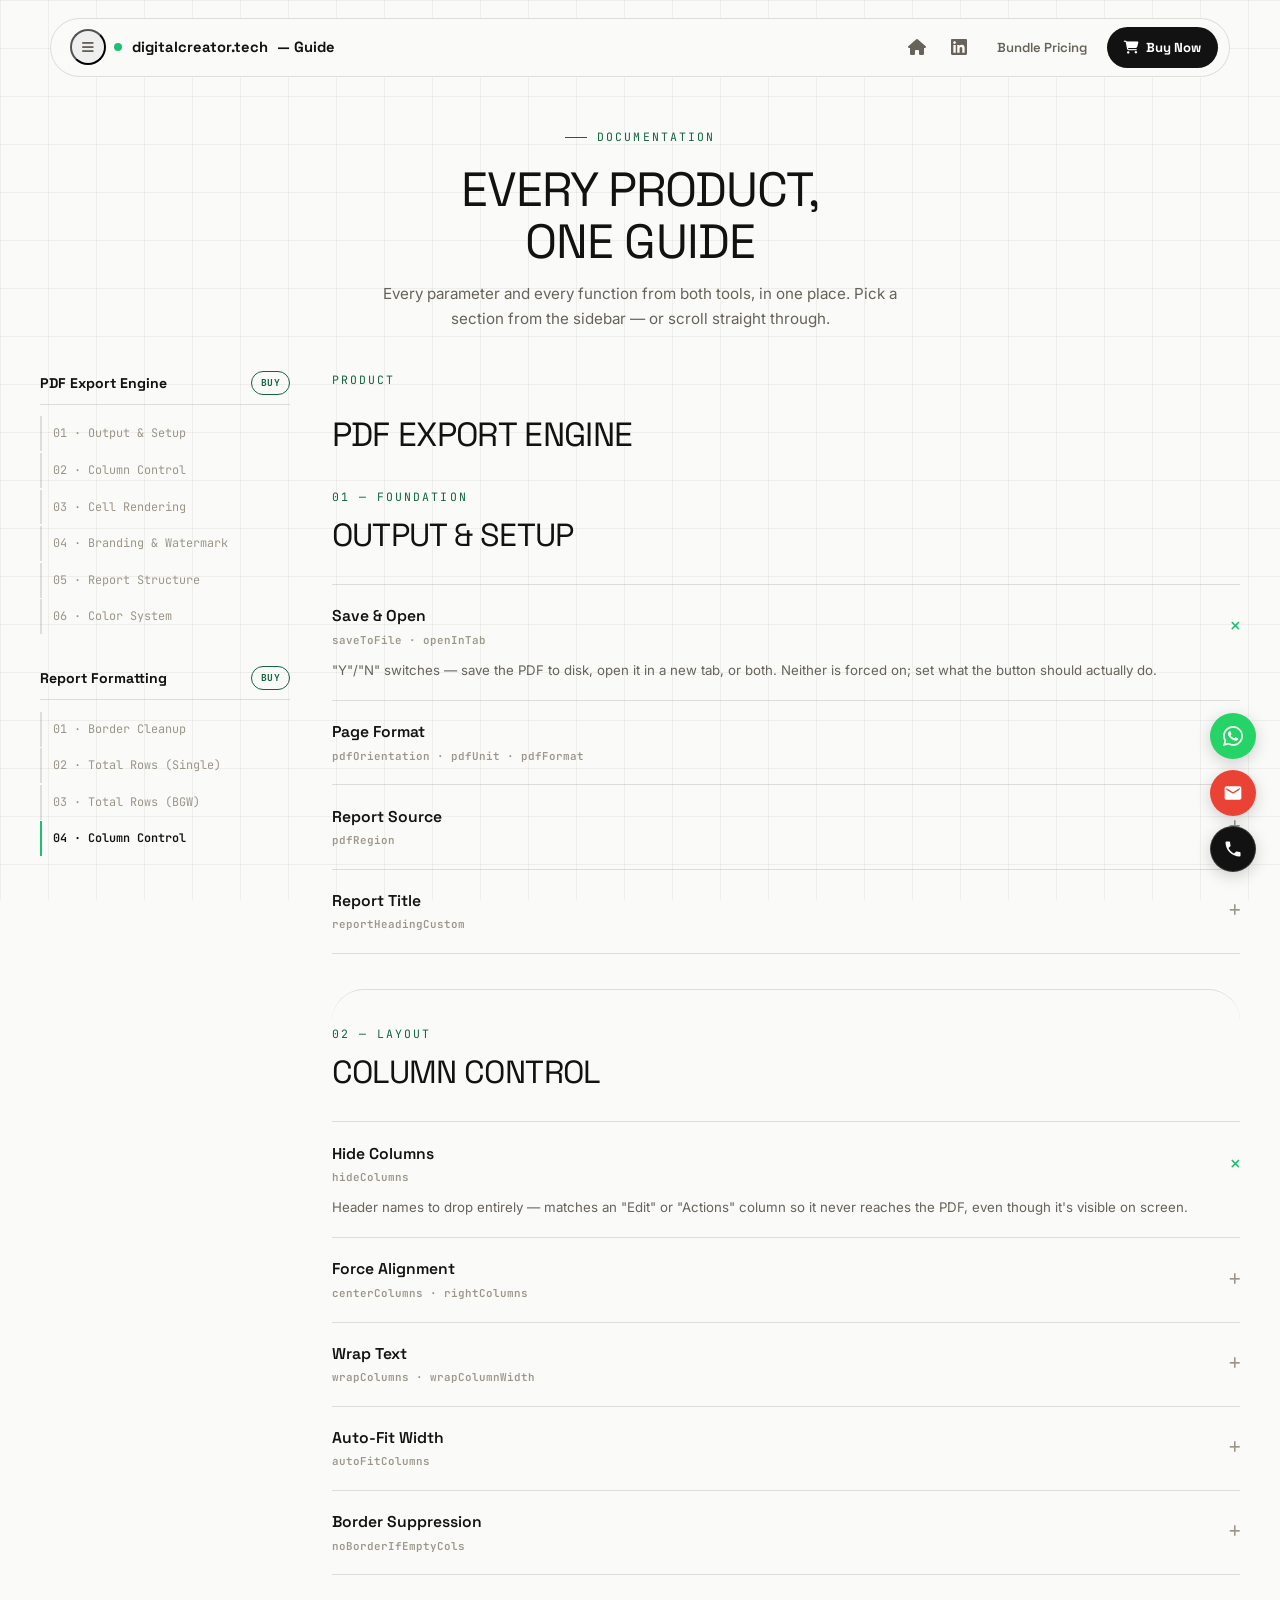
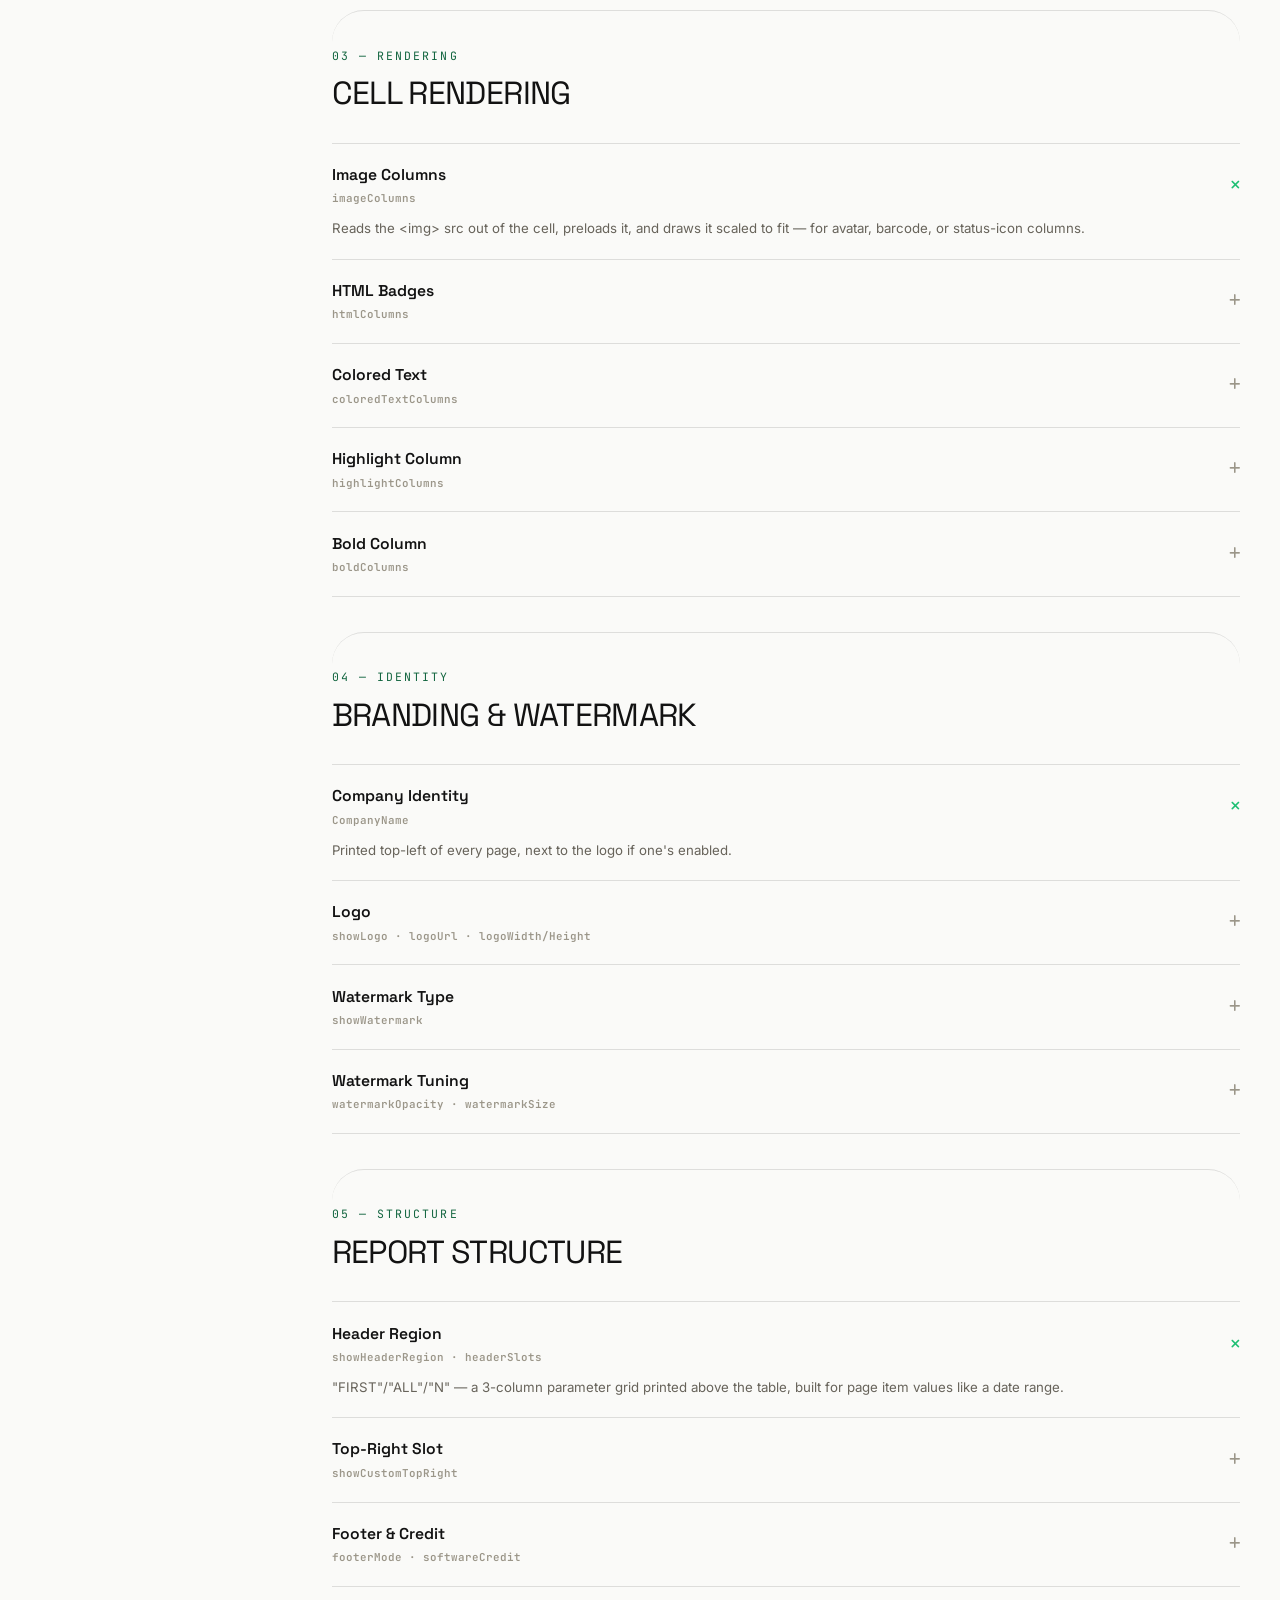
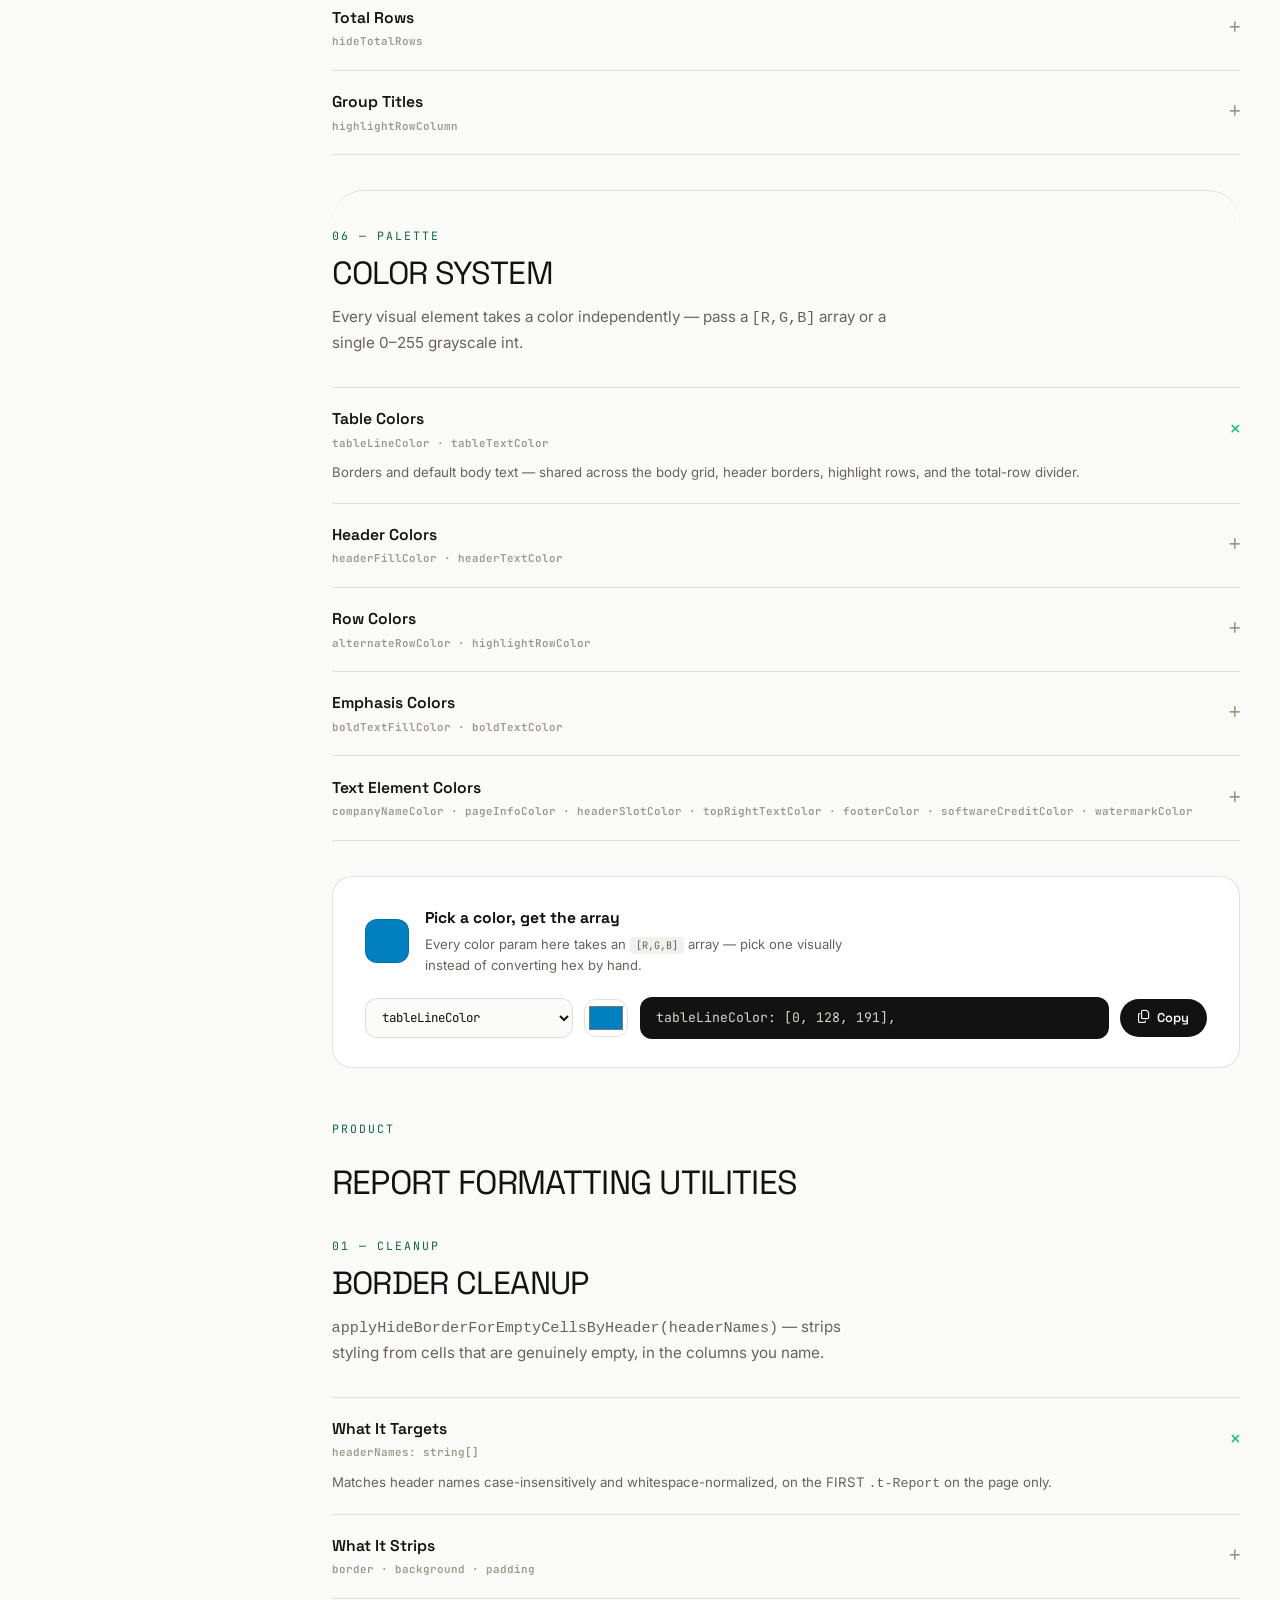
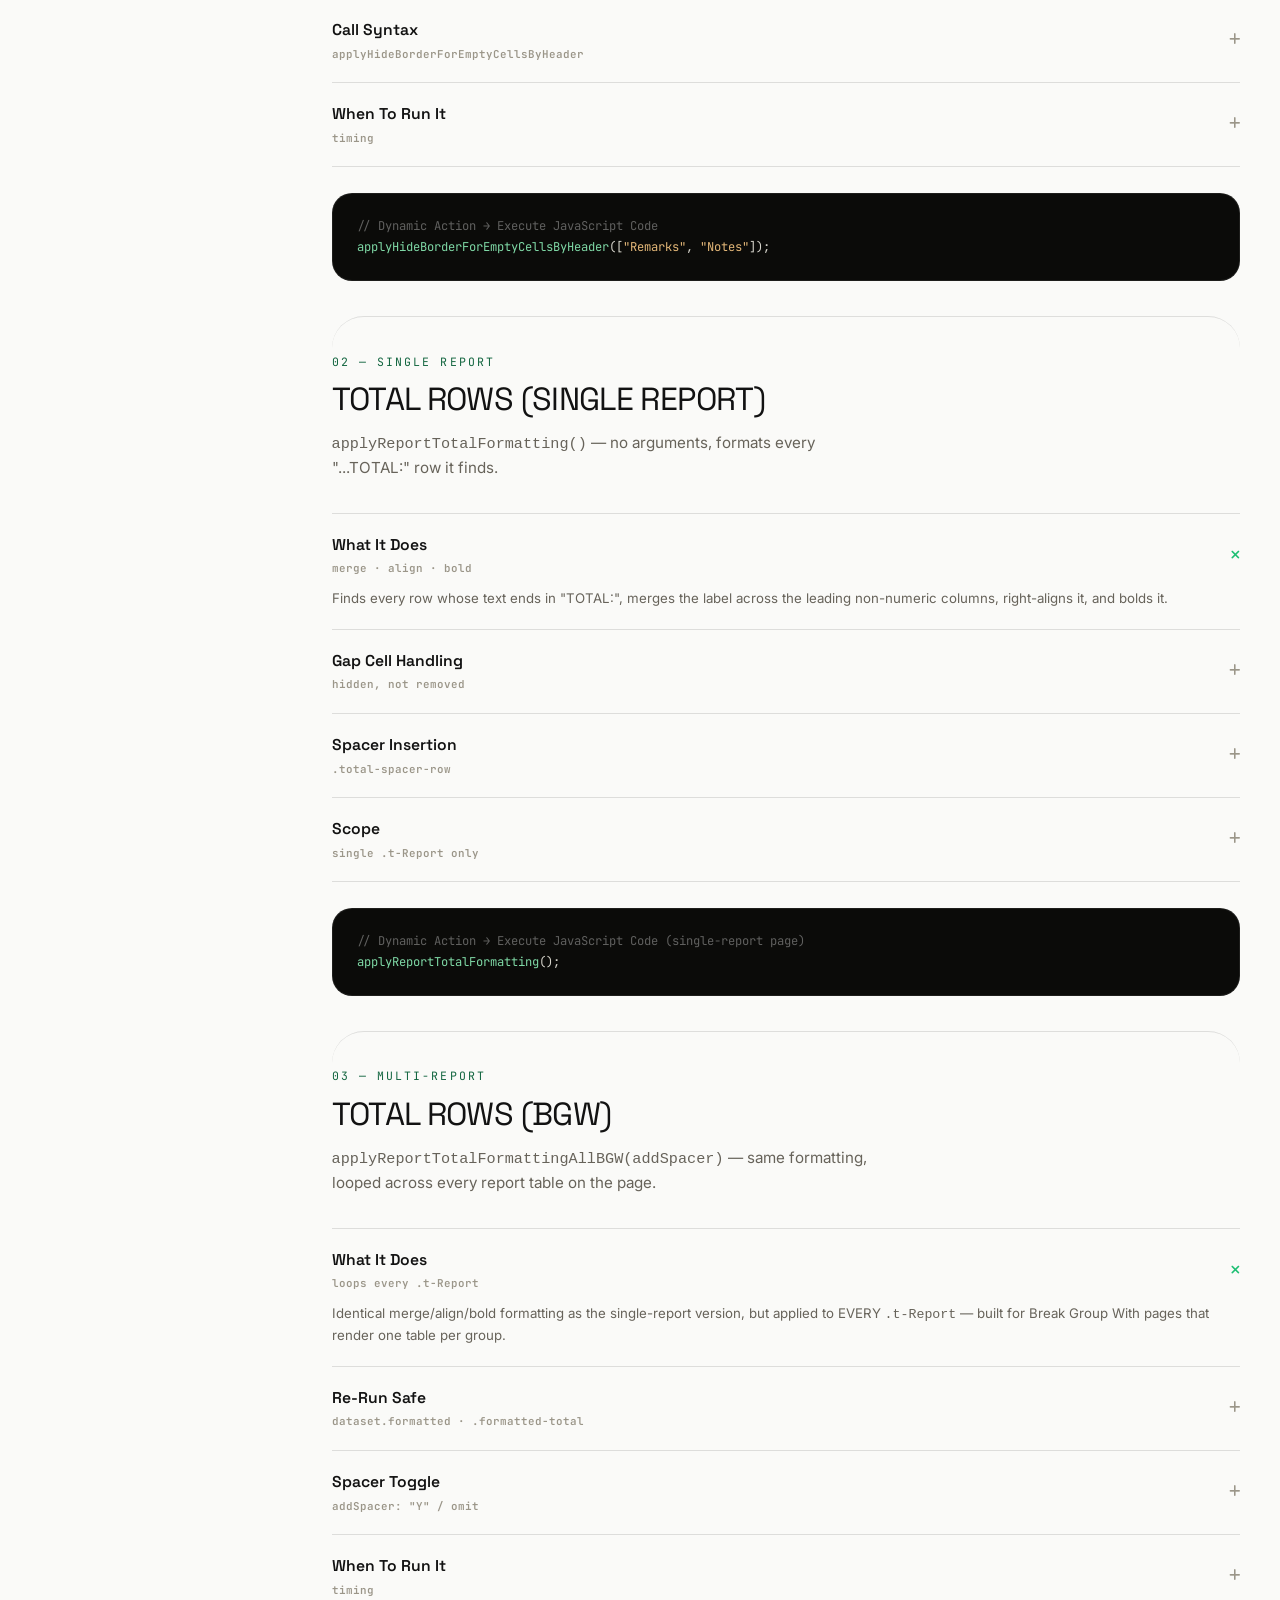
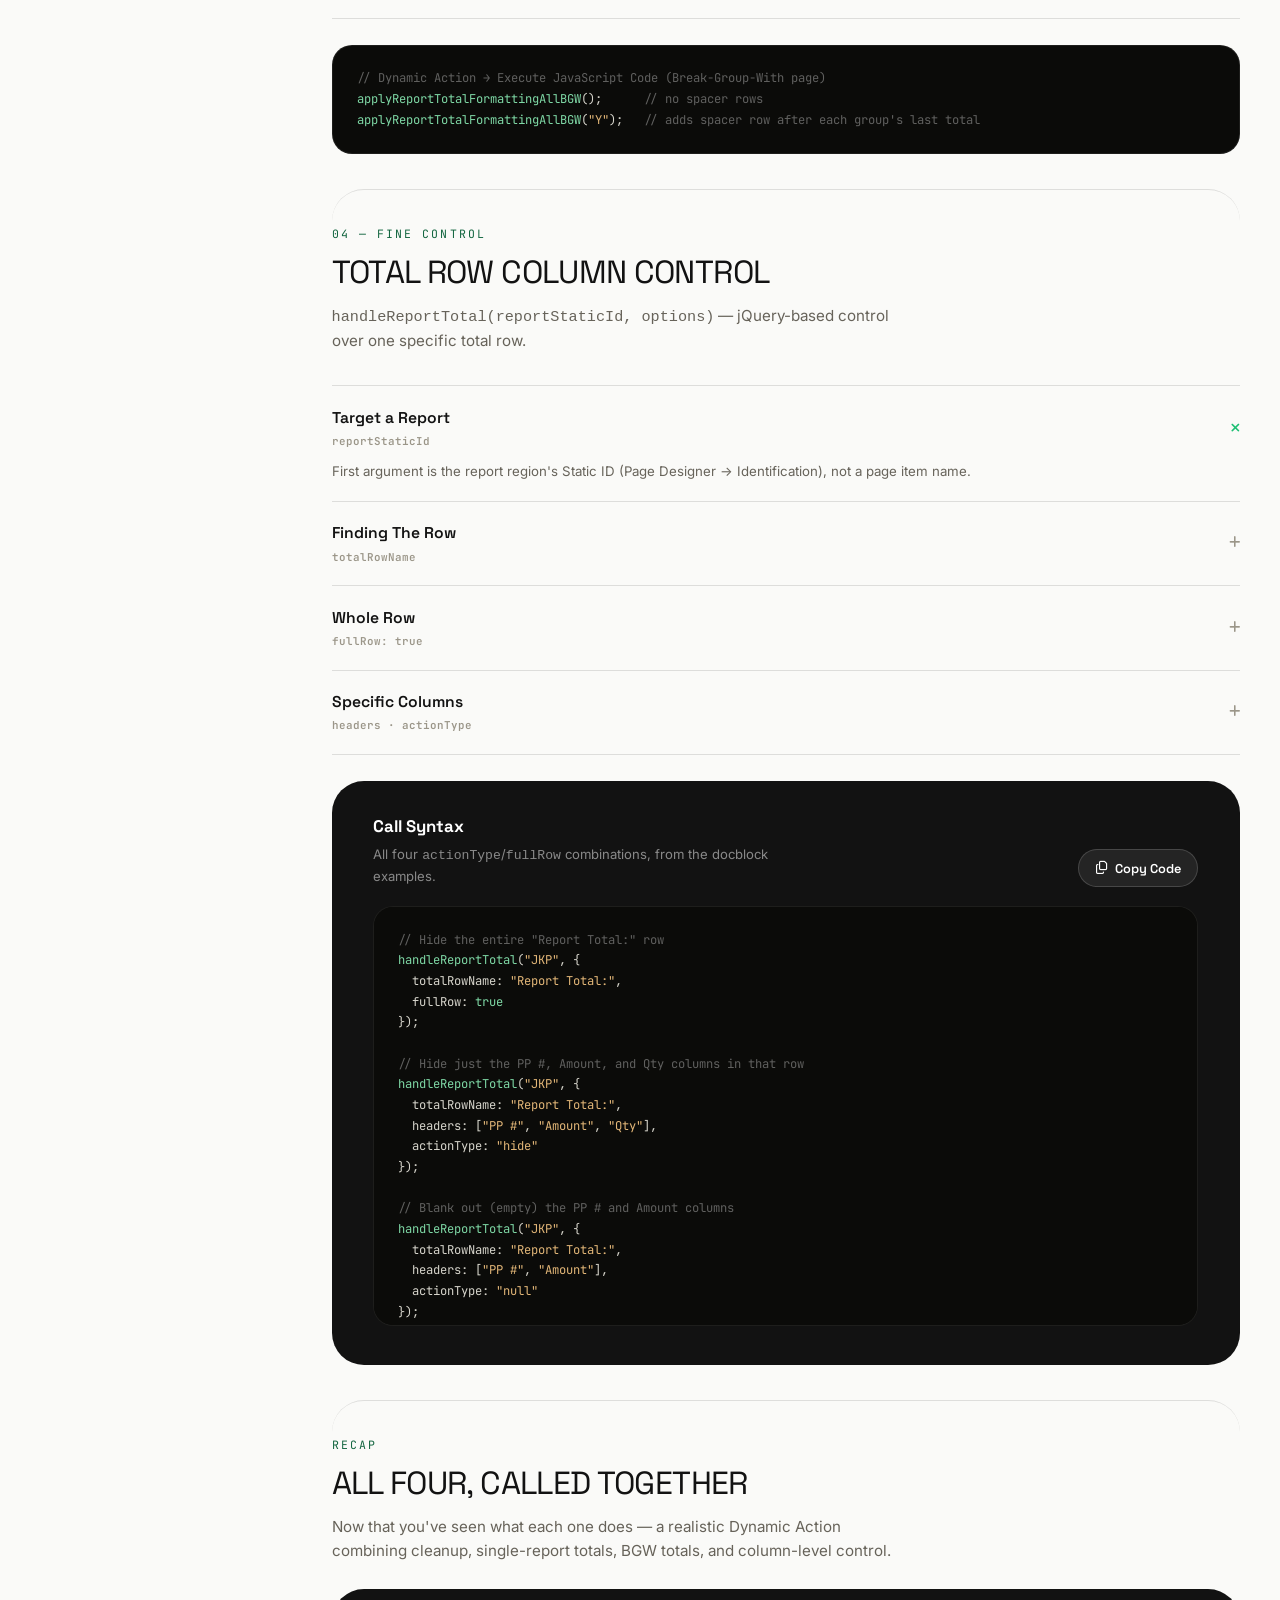
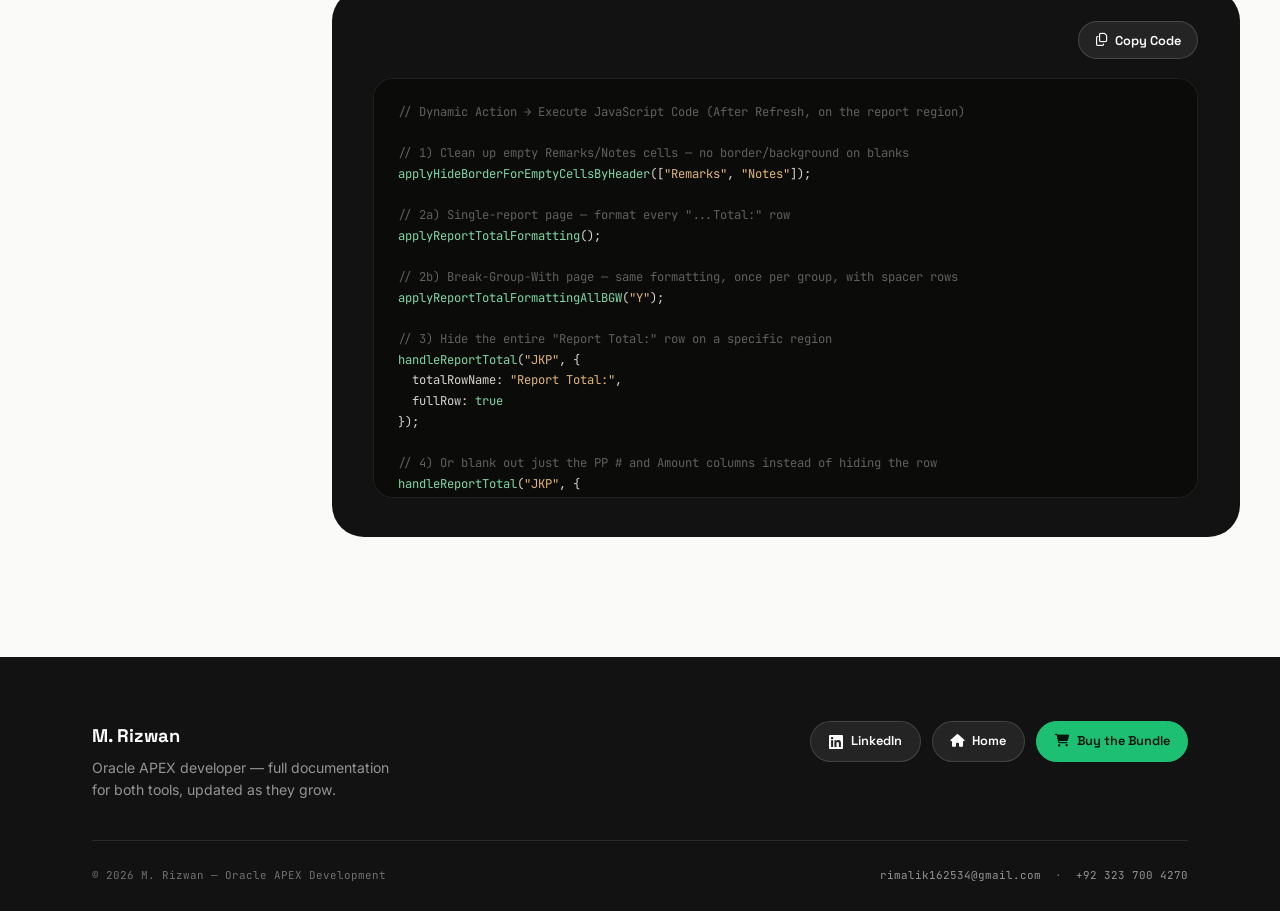
<file: file(2)/guide.html>
<!DOCTYPE html>
<html lang="en">
<head>
<meta charset="UTF-8">
<meta name="viewport" content="width=device-width, initial-scale=1.0">
<title>Guide — All Products | Digital Creator</title>
<meta name="description" content="Full documentation for PDF Export Engine and Report Formatting Utilities — every parameter and function, in one searchable guide.">
<link rel="preconnect" href="https://fonts.googleapis.com">
<link rel="preconnect" href="https://fonts.gstatic.com" crossorigin>
<link href="https://fonts.googleapis.com/css2?family=Space+Grotesk:wght@400;500;600;700&family=Inter:wght@300;400;500;600;700&family=JetBrains+Mono:wght@400;500;600&display=swap" rel="stylesheet">
<link rel="stylesheet" href="https://api.fontshare.com/v2/css?f[]=boxing@400&display=swap">
<link rel="stylesheet" href="https://cdnjs.cloudflare.com/ajax/libs/font-awesome/6.5.1/css/all.min.css">
<style>

*,*::before,*::after{box-sizing:border-box;margin:0;padding:0}

:root{
  --cream:#FAFAF8;
  --cream2:#F1F0EC;
  --paper:#FFFFFF;
  --ink:#121212;
  --ink-soft:#67635A;
  --ink-faint:#9B9689;
  --line:rgba(18,18,18,0.12);
  --line2:rgba(18,18,18,0.07);
  --green:#1DBF73;
  --green-deep:#12653F;
  --green-dim:rgba(29,191,115,0.13);
  --dark:#121212;
  --dark2:#1C1C1C;
  --r-lg:32px;
  --r-md:20px;
  --r-sm:12px;
  --r-pill:999px;
  --mono:'JetBrains Mono',monospace;
  --display:'Space Grotesk',sans-serif;
  --headline:'Boxing','Space Grotesk',Georgia,serif;
  --body:'Inter',sans-serif;
}

html{scroll-behavior:smooth}

body{background:var(--cream);color:var(--ink);font-family:var(--body);font-size:16px;line-height:1.6;overflow-x:hidden}

::selection{background:var(--green);color:#fff}

body::before{content:'';position:fixed;inset:0;background-image:linear-gradient(rgba(21,19,15,0.05) 1px,transparent 1px),linear-gradient(90deg,rgba(21,19,15,0.05) 1px,transparent 1px);background-size:48px 48px;pointer-events:none;z-index:0}

a{color:inherit}

img{max-width:100%;display:block}

.wrap{max-width:1180px;margin:0 auto;padding:0 2.5rem}

section{position:relative;z-index:1;padding:4.5rem 2.5rem}


/* ============ TOP BAR (simple — not the full portfolio nav) ============ */
.topbar{position:fixed;top:0;left:0;right:0;z-index:200;display:flex;justify-content:center;padding:1.1rem 1.5rem;pointer-events:none}

.topbar-inner{pointer-events:auto;width:100%;max-width:1180px;display:flex;align-items:center;justify-content:space-between;background:rgba(250,250,248,0.82);backdrop-filter:blur(10px);border:1px solid var(--line);border-radius:var(--r-pill);padding:0.55rem 0.7rem 0.55rem 1.2rem}

.tb-mark{display:flex;align-items:center;gap:0.6rem;font-family:var(--display);font-weight:700;font-size:0.92rem;text-decoration:none;color:var(--ink)}

.tb-mark .dot{width:8px;height:8px;border-radius:50%;background:var(--green);animation:pulse 2s infinite}

@keyframes pulse{0%,100%{opacity:1;transform:scale(1)}
}
.tb-links{display:flex;align-items:center;gap:0.4rem}

.tb-li{width:36px;height:36px;border-radius:50%;display:flex;align-items:center;justify-content:center;color:var(--ink-soft);text-decoration:none;transition:background 0.2s,color 0.2s}

.tb-li:hover{background:var(--cream2);color:var(--ink)}

.tb-li svg{width:16px;height:16px;fill:currentColor}

.tb-more{font-family:var(--display);font-weight:600;font-size:0.82rem;color:var(--ink-soft);text-decoration:none;padding:0.5rem 0.85rem;border-radius:var(--r-pill);transition:background 0.2s,color 0.2s;white-space:nowrap}

.tb-more:hover{background:var(--cream2);color:var(--ink)}

.tb-cv{font-family:var(--display);font-weight:700;font-size:0.82rem;color:#fff;background:var(--dark);padding:0.6rem 1.05rem;border-radius:var(--r-pill);text-decoration:none;display:flex;align-items:center;gap:0.45rem;white-space:nowrap;transition:background 0.2s}

.tb-cv:hover{background:var(--green-deep)}

@media(max-width:640px){.tb-more{display:none}
.tb-mark span.full{display:none}
}

/* At the nav breakpoint, shrink + shift the whole page's content so it
   sits centered in the space actually left over after the fixed nav —
   without this, content keeps its old 1180px centering and either
   overlaps the nav or leaves the page looking off-center next to it. */
/* .page-shell wrapper stays for structural convenience but no longer
   shifts or shrinks anything — the side nav floats OVER the page now,
   the same way the floating contact widget does, instead of reserving
   layout space and pushing content around. */

.guide-block, #top, #quickstart, #pricing{scroll-margin-top:110px}

.btn-primary{display:inline-flex;align-items:center;gap:0.5rem;font-family:var(--display);font-weight:600;font-size:0.88rem;color:#fff;background:var(--dark);padding:0.85rem 1.6rem;border-radius:var(--r-pill);text-decoration:none;border:none;cursor:pointer;transition:background 0.2s,transform 0.2s}

.btn-primary:hover{background:var(--green-deep);transform:translateY(-2px)}

.btn-outline{display:inline-flex;align-items:center;gap:0.5rem;font-family:var(--display);font-weight:600;font-size:0.88rem;color:var(--ink);background:transparent;padding:0.85rem 1.6rem;border-radius:var(--r-pill);text-decoration:none;border:1.5px solid var(--line);transition:border-color 0.2s,transform 0.2s}

.btn-outline:hover{border-color:var(--ink);transform:translateY(-2px)}


/* ============ SECTION HEADS ============ */
.section-label{font-family:var(--mono);font-size:0.72rem;color:var(--green-deep);letter-spacing:0.18em;text-transform:uppercase;margin-bottom:0.7rem;display:flex;align-items:center;gap:0.65rem}

.section-title{font-family:var(--headline);font-size:clamp(1.9rem,4vw,2.6rem);font-weight:400;letter-spacing:-0.02em;line-height:1.08;text-transform:uppercase}

.section-sub{font-family:var(--body);font-size:0.95rem;color:var(--ink-soft);max-width:56ch;margin-top:0.9rem;line-height:1.6}

.qs-code{background:#0B0B09;border:1px solid rgba(255,255,255,0.08);border-radius:var(--r-md);padding:1.4rem 1.5rem;overflow-x:auto}

.qs-code pre{font-family:var(--mono);font-size:0.76rem;line-height:1.7;color:#D7D5CC;white-space:pre}

.qs-code .k{color:#7FD9A6}

.qs-code .s{color:#E3B778}

.qs-code .c{color:rgba(255,255,255,0.35)}

.laptop-body{background:#1b1b1b;border:1px solid #2a2a2a;border-radius:18px 18px 6px 6px;padding:0.9rem 0.9rem 0.6rem;box-shadow:0 40px 70px -30px rgba(18,18,18,0.35)}

.qs-full{background:var(--dark);border-radius:var(--r-lg);padding:2rem 2.6rem 2.4rem;margin-top:1.4rem}

.qs-full-head{display:flex;justify-content:space-between;align-items:flex-end;gap:1.5rem;margin-bottom:1.2rem;flex-wrap:wrap}

.qs-full-title{font-family:var(--display);font-weight:700;font-size:1.05rem;color:#fff}

.qs-full-sub{font-family:var(--body);font-size:0.82rem;color:rgba(255,255,255,0.5);margin-top:0.3rem;max-width:52ch}

.copy-btn{display:inline-flex;align-items:center;gap:0.5rem;font-family:var(--display);font-weight:600;font-size:0.8rem;color:#fff;background:rgba(255,255,255,0.08);border:1px solid rgba(255,255,255,0.16);padding:0.6rem 1.05rem;border-radius:var(--r-pill);cursor:pointer;transition:background 0.2s,border-color 0.2s;white-space:nowrap}

.copy-btn:hover{background:rgba(255,255,255,0.16)}

.copy-btn.copied{background:var(--green);border-color:var(--green);color:#08150E}

.qs-code-full{max-height:420px;overflow-y:auto}

.qs-code-full::-webkit-scrollbar{width:8px}

.qs-code-full::-webkit-scrollbar-thumb{background:rgba(255,255,255,0.15);border-radius:4px}


/* ============ ACCORDION FEATURE (text-list only) ============ */
.guide-block{background:var(--cream2);border-radius:var(--r-lg);max-width:1180px;margin:2.2rem auto 0;padding:3.6rem 2.6rem}

.guide-block:nth-of-type(even){background:#EEF5F0}

.acc-feature{margin-top:2rem}

.acc-list{display:flex;flex-direction:column}

.acc-item{background:none;border:none;border-top:1px solid var(--line);text-align:left;padding:1.2rem 0;cursor:pointer;width:100%;font:inherit;color:inherit}

.acc-item:last-child{border-bottom:1px solid var(--line)}

.acc-item-head{display:flex;justify-content:space-between;align-items:center;gap:1rem}

.acc-item-title{font-family:var(--display);font-weight:600;font-size:0.98rem;transition:color 0.2s}

.acc-item.active .acc-item-title{color:var(--ink)}

.acc-item-param{font-family:var(--mono);font-size:0.68rem;color:var(--ink-faint);display:block;margin-top:0.15rem}

.acc-item-icon{color:var(--ink-faint);transition:transform 0.25s;flex-shrink:0;font-size:0.8rem}

.acc-item.active .acc-item-icon{transform:rotate(45deg);color:var(--green)}

.acc-item-body{max-height:0;overflow:hidden;transition:max-height 0.35s ease,padding-top 0.35s ease;font-size:0.83rem;color:var(--ink-soft);line-height:1.6}

.acc-item.active .acc-item-body{max-height:260px;padding-top:0.65rem}


/* ============ COLOR PICKER TOOL ============ */
.color-tool{background:var(--paper);border:1px solid var(--line);border-radius:var(--r-md);padding:1.8rem 2rem;margin-top:2.2rem}

.ct-head{display:flex;align-items:center;gap:1rem;margin-bottom:1.3rem}

.ct-swatch{width:44px;height:44px;border-radius:12px;background:#0080BF;border:1px solid var(--line);flex-shrink:0;transition:background 0.15s}

.ct-title{font-family:var(--display);font-weight:700;font-size:0.98rem}

.ct-sub{font-family:var(--body);font-size:0.82rem;color:var(--ink-soft);margin-top:0.2rem;max-width:56ch}

.ct-sub code{font-family:var(--mono);background:var(--cream2);padding:0.1rem 0.4rem;border-radius:4px;font-size:0.78em}

.ct-row{display:flex;flex-wrap:wrap;align-items:center;gap:0.7rem}

.ct-select{font-family:var(--mono);font-size:0.78rem;padding:0.6rem 0.8rem;border-radius:var(--r-sm);border:1px solid var(--line);background:var(--cream);color:var(--ink);cursor:pointer;min-width:190px}

.ct-picker{width:44px;height:38px;border-radius:var(--r-sm);border:1px solid var(--line);cursor:pointer;background:none;padding:2px}

.ct-output{font-family:var(--mono);font-size:0.82rem;background:var(--dark);color:#D7D5CC;padding:0.65rem 1rem;border-radius:var(--r-sm);flex:1;min-width:220px}

.ct-output b{color:var(--green)}

.ct-copy{background:var(--dark);border-color:transparent}

.ct-copy:hover{background:var(--green-deep)}

.ct-copy.copied{background:var(--green);color:#08150E}

@media(max-width:640px){.ct-row{flex-direction:column;align-items:stretch}
.ct-select,.ct-picker{width:100%}

.footer-pill.dark{background:var(--dark);color:#fff;border:1px solid var(--dark)}

.footer-pill.dark:hover{background:var(--green-deep);border-color:var(--green-deep)}
}

/* ============ FOOTER (simple, no form) ============ */
footer{background:var(--dark);color:#fff;position:relative;z-index:1;margin-top:2.5rem}

.footer-inner{max-width:1180px;margin:0 auto;padding:4rem 2.6rem 2.2rem}

.footer-top{display:flex;flex-wrap:wrap;justify-content:space-between;align-items:flex-start;gap:2rem;padding-bottom:2.4rem;border-bottom:1px solid rgba(255,255,255,0.1)}

.footer-name{font-family:var(--display);font-weight:700;font-size:1.15rem}

.footer-tag{font-family:var(--body);font-size:0.88rem;color:rgba(255,255,255,0.55);margin-top:0.4rem;max-width:34ch}

.footer-actions{display:flex;flex-wrap:wrap;gap:0.7rem}

.footer-pill{font-family:var(--display);font-size:0.8rem;font-weight:600;color:#fff;background:rgba(255,255,255,0.08);border:1px solid rgba(255,255,255,0.14);padding:0.6rem 1.1rem;border-radius:var(--r-pill);text-decoration:none;transition:background 0.2s,border-color 0.2s;display:inline-flex;align-items:center;gap:0.5rem}

.footer-pill:hover{background:rgba(255,255,255,0.14)}

.footer-pill.green{background:var(--green);color:#08150E;border-color:var(--green)}

.footer-pill.green:hover{background:#22d17f}

.footer-bottom{display:flex;justify-content:space-between;align-items:center;padding-top:1.6rem;flex-wrap:wrap;gap:0.8rem;font-family:var(--mono);font-size:0.68rem;color:rgba(255,255,255,0.4)}

.footer-bottom a{color:rgba(255,255,255,0.55);text-decoration:none}

.footer-bottom a:hover{color:var(--green)}


/* ============ FLOATING CONTACT ============ */
.float-contact{position:fixed;bottom:1.75rem;right:1.5rem;z-index:400;display:flex;flex-direction:column;align-items:center;gap:0.65rem}

.float-btn{width:46px;height:46px;border-radius:50%;display:flex;align-items:center;justify-content:center;text-decoration:none;box-shadow:0 4px 16px rgba(0,0,0,0.18);transition:transform 0.25s cubic-bezier(0.34,1.56,0.64,1),box-shadow 0.25s ease,opacity 0.3s ease;opacity:0;transform:translateY(20px) scale(0.8)}

.float-btn.ready{opacity:1;transform:translateY(0) scale(1)}

.float-btn:hover{transform:translateY(-3px) scale(1.12);box-shadow:0 8px 28px rgba(0,0,0,0.25)}

.float-btn svg{width:20px;height:20px;fill:white;flex-shrink:0}

.float-btn.wa{background:#25D366;transition-delay:0.05s}

.float-btn.em{background:#EA4335;transition-delay:0.1s}

.float-btn.ph{background:var(--dark);border:1px solid rgba(255,255,255,0.15);transition-delay:0.15s}

.float-tooltip{position:absolute;right:54px;background:var(--dark);color:#fff;font-family:var(--mono);font-size:0.65rem;letter-spacing:0.06em;white-space:nowrap;padding:0.3rem 0.7rem;border-radius:6px;opacity:0;pointer-events:none;transition:opacity 0.2s}

.float-btn:hover .float-tooltip{opacity:1}

/* ============ REVEAL ============ */
.reveal{opacity:0;transform:translateY(18px);transition:opacity 0.6s ease,transform 0.6s ease}

.reveal.visible{opacity:1;transform:translateY(0)}

  .guide-block{padding:2.4rem 1.4rem}

/* ============ DOCS SHELL ============ */
.eyebrow{display:inline-flex;align-items:center;gap:0.65rem;font-family:var(--mono);font-size:0.72rem;letter-spacing:0.18em;text-transform:uppercase;color:var(--green-deep);margin-bottom:1.1rem}
.eyebrow::before{content:'';width:22px;height:1px;background:var(--green-deep)}
.docs-hero{padding:7.5rem 2.5rem 1.5rem;text-align:center}
.docs-hero .section-title{margin:0 auto}
.docs-hero .section-sub{margin-left:auto;margin-right:auto}
.guide-shell{display:flex;align-items:flex-start;max-width:1360px;margin:0 auto;padding:1rem 2.5rem 5rem;gap:2.6rem}
.guide-sidebar{position:sticky;top:88px;width:250px;flex-shrink:0;max-height:calc(100vh - 110px);overflow-y:auto;overflow-x:hidden;padding-bottom:2rem;transition:width 0.25s ease,opacity 0.2s ease,margin 0.25s ease}
.guide-sidebar::-webkit-scrollbar{width:5px}
.guide-sidebar::-webkit-scrollbar-thumb{background:var(--line);border-radius:4px}
.gnav-product{margin-bottom:2rem;width:250px}
.gnav-heading{display:flex;align-items:center;justify-content:space-between;gap:0.6rem;font-family:var(--display);font-weight:700;font-size:0.88rem;color:var(--ink);margin-bottom:0.7rem;padding-bottom:0.6rem;border-bottom:1px solid var(--line)}
.gnav-buy{font-family:var(--mono);font-size:0.6rem;letter-spacing:0.04em;text-transform:uppercase;color:var(--green-deep);border:1px solid var(--green-deep);padding:0.2rem 0.55rem;border-radius:var(--r-pill);text-decoration:none;white-space:nowrap;transition:background 0.2s,color 0.2s}
.gnav-buy:hover{background:var(--green-deep);color:#fff}
.gnav-item{display:block;font-family:var(--mono);font-size:0.74rem;color:var(--ink-faint);text-decoration:none;padding:0.5rem 0.7rem;margin-bottom:0.1rem;border-left:2px solid var(--line);transition:color 0.2s,border-color 0.2s}
.gnav-item:hover{color:var(--ink-soft)}
.gnav-item.active{color:var(--ink);border-left-color:var(--green);font-weight:600}
.guide-main{flex:1;min-width:0;display:flex;flex-direction:column;gap:2.2rem;transition:margin-left 0.25s ease}
.guide-main .guide-block{max-width:none;margin:0;padding:0;background:none;scroll-margin-top:100px}
.guide-main .guide-block + .guide-block{padding-top:2.2rem;border-top:1px solid var(--line)}
.gnav-overlay{position:fixed;inset:0;background:rgba(18,18,18,0.42);z-index:290;opacity:0;pointer-events:none;transition:opacity 0.3s ease}
@media(max-width:1000px){.gnav-overlay.open{opacity:1;pointer-events:auto}}

/* Desktop: hamburger COLLAPSES the sidebar to zero width — content
   reflows to fill the freed space, same persistent toggle idea as
   Claude's own sidebar, not just a mobile drawer. */
@media(min-width:1001px){
  .guide-shell.collapsed{gap:0}
  .guide-shell.collapsed .guide-sidebar{width:0;opacity:0;pointer-events:none;padding:0;margin:0}
}

@media(max-width:1000px){
  .guide-shell{display:block;padding:0 1.25rem 4rem}
  .guide-sidebar{position:fixed;top:0;left:0;bottom:0;width:280px;max-height:100vh;z-index:300;background:var(--paper);padding:5.5rem 1.3rem 2rem;box-shadow:24px 0 60px rgba(18,18,18,0.18);transform:translateX(-100%);overflow-y:auto}
  .guide-shell.open .guide-sidebar{transform:translateX(0)}
}
@media(max-width:640px){
  .docs-hero{padding:6.5rem 1.25rem 1rem}
}

</style>
</head>
<body>

<!-- ============ TOP BAR ============ -->
<div class="topbar">
  <div class="topbar-inner">
    <div style="display:flex;align-items:center;gap:0.5rem">
      <button class="tb-li" id="gnavToggle" type="button" aria-label="Toggle guide sections"><i class="fa-solid fa-bars"></i></button>
      <a href="index.html" class="tb-mark"><span class="dot"></span>digitalcreator.tech <span class="full">— Guide</span></a>
    </div>
    <div class="tb-links">
      <a href="index.html" class="tb-li" aria-label="Home"><i class="fa-solid fa-house"></i></a>
      <a href="https://linkedin.com/in/rizwan0626" target="_blank" class="tb-li" aria-label="LinkedIn"><svg viewBox="0 0 24 24"><path d="M20.447 20.452h-3.554v-5.569c0-1.328-.027-3.037-1.852-3.037-1.853 0-2.136 1.445-2.136 2.939v5.667H9.351V9h3.414v1.561h.046c.477-.9 1.637-1.85 3.37-1.85 3.601 0 4.267 2.37 4.267 5.455v6.286zM5.337 7.433c-1.144 0-2.063-.926-2.063-2.065 0-1.138.92-2.063 2.063-2.063 1.14 0 2.064.925 2.064 2.063 0 1.139-.925 2.065-2.064 2.065zm1.782 13.019H3.555V9h3.564v11.452zM22.225 0H1.771C.792 0 0 .774 0 1.729v20.542C0 23.227.792 24 1.771 24h20.451C23.2 24 24 23.227 24 22.271V1.729C24 .774 23.2 0 22.222 0h.003z"/></svg></a>
      <a href="bundle.html#pricing" class="tb-more">Bundle Pricing</a>
      <a href="bundle.html" class="tb-cv"><i class="fa-solid fa-cart-shopping"></i> Buy Now</a>
    </div>
  </div>
</div>


<!-- ============ DOCS HERO ============ -->
<div id="top" class="docs-hero">
  <div class="eyebrow reveal" style="justify-content:center">Documentation</div>
  <h1 class="section-title reveal" style="font-size:clamp(2rem,4.4vw,3rem)">Every Product,<br>One Guide</h1>
  <p class="section-sub reveal">Every parameter and every function from both tools, in one place. Pick a section from the sidebar — or scroll straight through.</p>
</div>


<div class="gnav-overlay" id="gnavOverlay"></div>

<div class="guide-shell" id="guideShell">

  <nav class="guide-sidebar" id="guideSidebar" aria-label="Guide navigation">
    <div class="gnav-product">
      <div class="gnav-heading">PDF Export Engine <a href="bundle.html#pricing" class="gnav-buy">Buy</a></div>
          <a href="#grp-output" class="gnav-item" data-section="grp-output">01 · Output & Setup</a>
          <a href="#grp-columns" class="gnav-item" data-section="grp-columns">02 · Column Control</a>
          <a href="#grp-rendering" class="gnav-item" data-section="grp-rendering">03 · Cell Rendering</a>
          <a href="#grp-branding" class="gnav-item" data-section="grp-branding">04 · Branding & Watermark</a>
          <a href="#grp-structure" class="gnav-item" data-section="grp-structure">05 · Report Structure</a>
          <a href="#grp-colors" class="gnav-item" data-section="grp-colors">06 · Color System</a>
    </div>
    <div class="gnav-product">
      <div class="gnav-heading">Report Formatting <a href="bundle.html#pricing" class="gnav-buy">Buy</a></div>
          <a href="#rpt-cleanup" class="gnav-item" data-section="rpt-cleanup">01 · Border Cleanup</a>
          <a href="#rpt-totals" class="gnav-item" data-section="rpt-totals">02 · Total Rows (Single)</a>
          <a href="#rpt-bgw" class="gnav-item" data-section="rpt-bgw">03 · Total Rows (BGW)</a>
          <a href="#rpt-control" class="gnav-item" data-section="rpt-control">04 · Column Control</a>
    </div>
  </nav>

  <main class="guide-main">

    <div class="section-label reveal" style="margin-bottom:-0.5rem">Product</div>
    <h2 class="section-title reveal" style="font-size:clamp(1.6rem,3.2vw,2.1rem)">PDF Export Engine</h2>

<div class="guide-block" id="grp-output">
  <div class="section-label reveal">01 — Foundation</div>
  <h3 class="section-title reveal" style="font-size:clamp(1.5rem,3vw,2rem)">Output &amp; Setup</h3>
  <div class="acc-feature reveal">
    <div class="acc-list">
      <button class="acc-item active" data-target="g1-0"><div class="acc-item-head"><span class="acc-item-title">Save &amp; Open<span class="acc-item-param">saveToFile · openInTab</span></span><i class="fa-solid fa-plus acc-item-icon"></i></div><div class="acc-item-body">"Y"/"N" switches — save the PDF to disk, open it in a new tab, or both. Neither is forced on; set what the button should actually do.</div></button>
      <button class="acc-item" data-target="g1-1"><div class="acc-item-head"><span class="acc-item-title">Page Format<span class="acc-item-param">pdfOrientation · pdfUnit · pdfFormat</span></span><i class="fa-solid fa-plus acc-item-icon"></i></div><div class="acc-item-body">Landscape or portrait, the measurement unit every size parameter is expressed in (default mm), and the paper size (a4 by default).</div></button>
      <button class="acc-item" data-target="g1-2"><div class="acc-item-head"><span class="acc-item-title">Report Source<span class="acc-item-param">pdfRegion</span></span><i class="fa-solid fa-plus acc-item-icon"></i></div><div class="acc-item-body">The static ID of the classic report region to export. Leave empty and it grabs whichever <code>.t-Report-report</code> is currently visible on the page.</div></button>
      <button class="acc-item" data-target="g1-3"><div class="acc-item-head"><span class="acc-item-title">Report Title<span class="acc-item-param">reportHeadingCustom</span></span><i class="fa-solid fa-plus acc-item-icon"></i></div><div class="acc-item-body">Overrides the PDF's header title and download filename. Without it, the function pulls whatever heading text is already on the page.</div></button>
    </div>
  </div>
</div>

<div class="guide-block" id="grp-columns">
  <div class="section-label reveal">02 — Layout</div>
  <h3 class="section-title reveal" style="font-size:clamp(1.5rem,3vw,2rem)">Column Control</h3>
  <div class="acc-feature reveal">
    <div class="acc-list">
      <button class="acc-item active" data-target="g2-0"><div class="acc-item-head"><span class="acc-item-title">Hide Columns<span class="acc-item-param">hideColumns</span></span><i class="fa-solid fa-plus acc-item-icon"></i></div><div class="acc-item-body">Header names to drop entirely — matches an "Edit" or "Actions" column so it never reaches the PDF, even though it's visible on screen.</div></button>
      <button class="acc-item" data-target="g2-1"><div class="acc-item-head"><span class="acc-item-title">Force Alignment<span class="acc-item-param">centerColumns · rightColumns</span></span><i class="fa-solid fa-plus acc-item-icon"></i></div><div class="acc-item-body">Center or right-align a column by header name, no CSS class required in the report. Wins over class-based alignment if both are present.</div></button>
      <button class="acc-item" data-target="g2-2"><div class="acc-item-head"><span class="acc-item-title">Wrap Text<span class="acc-item-param">wrapColumns · wrapColumnWidth</span></span><i class="fa-solid fa-plus acc-item-icon"></i></div><div class="acc-item-body">Locks a column to a fixed width and comma-splits its content onto separate lines — built for multi-value list columns.</div></button>
      <button class="acc-item" data-target="g2-3"><div class="acc-item-head"><span class="acc-item-title">Auto-Fit Width<span class="acc-item-param">autoFitColumns</span></span><i class="fa-solid fa-plus acc-item-icon"></i></div><div class="acc-item-body">Measures the widest string in that column and sets a real fixed width, so short columns like an ID stop stretching to fill leftover page space.</div></button>
      <button class="acc-item" data-target="g2-4"><div class="acc-item-head"><span class="acc-item-title">Border Suppression<span class="acc-item-param">noBorderIfEmptyCols</span></span><i class="fa-solid fa-plus acc-item-icon"></i></div><div class="acc-item-body">Drops borders and fill on a cell when it's genuinely empty in that column — keeps grouped/merged-looking reports from showing stray boxes.</div></button>
    </div>
  </div>
</div>

<div class="guide-block" id="grp-rendering">
  <div class="section-label reveal">03 — Rendering</div>
  <h3 class="section-title reveal" style="font-size:clamp(1.5rem,3vw,2rem)">Cell Rendering</h3>
  <div class="acc-feature reveal">
    <div class="acc-list">
      <button class="acc-item active" data-target="g3-0"><div class="acc-item-head"><span class="acc-item-title">Image Columns<span class="acc-item-param">imageColumns</span></span><i class="fa-solid fa-plus acc-item-icon"></i></div><div class="acc-item-body">Reads the &lt;img&gt; src out of the cell, preloads it, and draws it scaled to fit — for avatar, barcode, or status-icon columns.</div></button>
      <button class="acc-item" data-target="g3-1"><div class="acc-item-head"><span class="acc-item-title">HTML Badges<span class="acc-item-param">htmlColumns</span></span><i class="fa-solid fa-plus acc-item-icon"></i></div><div class="acc-item-body">Reads the ACTUAL computed color, background, and border-radius off the rendered cell — via getComputedStyle, not string parsing — and draws a matching filled pill in the PDF. Works whether the color comes from inline style or a CSS class.</div></button>
      <button class="acc-item" data-target="g3-2"><div class="acc-item-head"><span class="acc-item-title">Colored Text<span class="acc-item-param">coloredTextColumns</span></span><i class="fa-solid fa-plus acc-item-icon"></i></div><div class="acc-item-body">The lightweight version of HTML Badges — lifts only the text color, no background box. Built for CASE-driven status text like orange/green/red.</div></button>
      <button class="acc-item" data-target="g3-3"><div class="acc-item-head"><span class="acc-item-title">Highlight Column<span class="acc-item-param">highlightColumns</span></span><i class="fa-solid fa-plus acc-item-icon"></i></div><div class="acc-item-body">Background fill only, every row, by header name — independent of Bold Column below. No CSS class needed in the report.</div></button>
      <button class="acc-item" data-target="g3-4"><div class="acc-item-head"><span class="acc-item-title">Bold Column<span class="acc-item-param">boldColumns</span></span><i class="fa-solid fa-plus acc-item-icon"></i></div><div class="acc-item-body">Bold text only, every row, by header name — no fill. The two column params don't interact; a column can carry both, either, or neither.</div></button>
    </div>
  </div>
</div>

<div class="guide-block" id="grp-branding">
  <div class="section-label reveal">04 — Identity</div>
  <h3 class="section-title reveal" style="font-size:clamp(1.5rem,3vw,2rem)">Branding &amp; Watermark</h3>
  <div class="acc-feature reveal">
    <div class="acc-list">
      <button class="acc-item active" data-target="g4-0"><div class="acc-item-head"><span class="acc-item-title">Company Identity<span class="acc-item-param">CompanyName</span></span><i class="fa-solid fa-plus acc-item-icon"></i></div><div class="acc-item-body">Printed top-left of every page, next to the logo if one's enabled.</div></button>
      <button class="acc-item" data-target="g4-1"><div class="acc-item-head"><span class="acc-item-title">Logo<span class="acc-item-param">showLogo · logoUrl · logoWidth/Height</span></span><i class="fa-solid fa-plus acc-item-icon"></i></div><div class="acc-item-body">Preloaded before rendering starts so addImage() never receives an unfinished HTMLImageElement — no blank-logo race condition.</div></button>
      <button class="acc-item" data-target="g4-2"><div class="acc-item-head"><span class="acc-item-title">Watermark Type<span class="acc-item-param">showWatermark</span></span><i class="fa-solid fa-plus acc-item-icon"></i></div><div class="acc-item-body">"T" renders watermarkText, "I" renders watermarkImage, anything else turns it off entirely — it's the type selector, not a Y/N flag.</div></button>
      <button class="acc-item" data-target="g4-3"><div class="acc-item-head"><span class="acc-item-title">Watermark Tuning<span class="acc-item-param">watermarkOpacity · watermarkSize</span></span><i class="fa-solid fa-plus acc-item-icon"></i></div><div class="acc-item-body">Opacity from 0–1. Size means font size for text watermarks, width for image watermarks — height scales automatically from the image's aspect ratio.</div></button>
    </div>
  </div>
</div>

<div class="guide-block" id="grp-structure">
  <div class="section-label reveal">05 — Structure</div>
  <h3 class="section-title reveal" style="font-size:clamp(1.5rem,3vw,2rem)">Report Structure</h3>
  <div class="acc-feature reveal">
    <div class="acc-list">
      <button class="acc-item active" data-target="g5-0"><div class="acc-item-head"><span class="acc-item-title">Header Region<span class="acc-item-param">showHeaderRegion · headerSlots</span></span><i class="fa-solid fa-plus acc-item-icon"></i></div><div class="acc-item-body">"FIRST"/"ALL"/"N" — a 3-column parameter grid printed above the table, built for page item values like a date range.</div></button>
      <button class="acc-item" data-target="g5-1"><div class="acc-item-head"><span class="acc-item-title">Top-Right Slot<span class="acc-item-param">showCustomTopRight</span></span><i class="fa-solid fa-plus acc-item-icon"></i></div><div class="acc-item-body">Swaps the default date + page number for custom text — the page number moves to the bottom-right so nothing overlaps.</div></button>
      <button class="acc-item" data-target="g5-2"><div class="acc-item-head"><span class="acc-item-title">Footer &amp; Credit<span class="acc-item-param">footerMode · softwareCredit</span></span><i class="fa-solid fa-plus acc-item-icon"></i></div><div class="acc-item-body">Footer notes on the last page only or every page, plus an italic credit line — both fully overridable, not hardcoded.</div></button>
      <button class="acc-item" data-target="g5-3"><div class="acc-item-head"><span class="acc-item-title">Total Rows<span class="acc-item-param">hideTotalRows</span></span><i class="fa-solid fa-plus acc-item-icon"></i></div><div class="acc-item-body">Drop specific TOTAL rows by label — e.g. "Supplier Total" — from the PDF even though they're visible in the classic report. Others still show.</div></button>
      <button class="acc-item" data-target="g5-4"><div class="acc-item-head"><span class="acc-item-title">Group Titles<span class="acc-item-param">highlightRowColumn</span></span><i class="fa-solid fa-plus acc-item-icon"></i></div><div class="acc-item-body">Restricts group-title-row detection to one named column instead of scanning every cell — faster, and avoids false positives.</div></button>
    </div>
  </div>
</div>

<div class="guide-block" id="grp-colors">
  <div class="section-label reveal">06 — Palette</div>
  <h3 class="section-title reveal" style="font-size:clamp(1.5rem,3vw,2rem)">Color System</h3>
  <p class="section-sub reveal">Every visual element takes a color independently — pass a <code>[R,G,B]</code> array or a single 0–255 grayscale int.</p>
  <div class="acc-feature reveal">
    <div class="acc-list">
      <button class="acc-item active" data-target="g6-0"><div class="acc-item-head"><span class="acc-item-title">Table Colors<span class="acc-item-param">tableLineColor · tableTextColor</span></span><i class="fa-solid fa-plus acc-item-icon"></i></div><div class="acc-item-body">Borders and default body text — shared across the body grid, header borders, highlight rows, and the total-row divider.</div></button>
      <button class="acc-item" data-target="g6-1"><div class="acc-item-head"><span class="acc-item-title">Header Colors<span class="acc-item-param">headerFillColor · headerTextColor</span></span><i class="fa-solid fa-plus acc-item-icon"></i></div><div class="acc-item-body">The column-header row's background fill and text color, independent of every other color in the table.</div></button>
      <button class="acc-item" data-target="g6-2"><div class="acc-item-head"><span class="acc-item-title">Row Colors<span class="acc-item-param">alternateRowColor · highlightRowColor</span></span><i class="fa-solid fa-plus acc-item-icon"></i></div><div class="acc-item-body">Zebra-stripe fill for alternating rows, and the text color for group-title rows like a date heading.</div></button>
      <button class="acc-item" data-target="g6-3"><div class="acc-item-head"><span class="acc-item-title">Emphasis Colors<span class="acc-item-param">boldTextFillColor · boldTextColor</span></span><i class="fa-solid fa-plus acc-item-icon"></i></div><div class="acc-item-body">Powers .report-bold-text, Highlight Column, and Bold Column at once — one pair of colors, three ways to trigger them.</div></button>
      <button class="acc-item" data-target="g6-4"><div class="acc-item-head"><span class="acc-item-title">Text Element Colors<span class="acc-item-param">companyNameColor · pageInfoColor · headerSlotColor · topRightTextColor · footerColor · softwareCreditColor · watermarkColor</span></span><i class="fa-solid fa-plus acc-item-icon"></i></div><div class="acc-item-body">Seven more independent text colors, one per page element — company name, heading, header parameter slots, date/page number, footer, credit line, and the watermark.</div></button>
    </div>
  </div>

  <div class="color-tool reveal">
    <div class="ct-head">
      <div class="ct-swatch" id="ctSwatch"></div>
      <div>
        <div class="ct-title">Pick a color, get the array</div>
        <div class="ct-sub">Every color param here takes an <code>[R,G,B]</code> array — pick one visually instead of converting hex by hand.</div>
      </div>
    </div>
    <div class="ct-row">
      <select class="ct-select" id="ctParam">
        <optgroup label="Table Colors">
          <option value="tableLineColor" data-hex="#0080BF">tableLineColor</option>
          <option value="tableTextColor" data-hex="#141414">tableTextColor</option>
        </optgroup>
        <optgroup label="Header Colors">
          <option value="headerFillColor" data-hex="#DFFFFF">headerFillColor</option>
          <option value="headerTextColor" data-hex="#000000">headerTextColor</option>
        </optgroup>
        <optgroup label="Row Colors">
          <option value="alternateRowColor" data-hex="#FFFFFF">alternateRowColor</option>
          <option value="highlightRowColor" data-hex="#008B8B">highlightRowColor</option>
        </optgroup>
        <optgroup label="Emphasis Colors">
          <option value="boldTextFillColor" data-hex="#CCE5FF">boldTextFillColor</option>
          <option value="boldTextColor" data-hex="#000000">boldTextColor</option>
        </optgroup>
        <optgroup label="Text Element Colors">
          <option value="companyNameColor" data-hex="#000000">companyNameColor</option>
          <option value="pageInfoColor" data-hex="#000000">pageInfoColor</option>
          <option value="headerSlotColor" data-hex="#000000">headerSlotColor</option>
          <option value="topRightTextColor" data-hex="#000000">topRightTextColor</option>
          <option value="footerColor" data-hex="#141414">footerColor</option>
          <option value="softwareCreditColor" data-hex="#969696">softwareCreditColor</option>
          <option value="watermarkColor" data-hex="#787878">watermarkColor</option>
        </optgroup>
      </select>
      <input type="color" id="ctPicker" class="ct-picker" value="#0080BF">
      <div class="ct-output" id="ctOutput">tableLineColor: [0, 128, 191],</div>
      <button class="copy-btn ct-copy" id="ctCopy" type="button"><i class="fa-regular fa-copy"></i> <span>Copy</span></button>
    </div>
  </div>
</div>

    <div class="section-label reveal" style="margin-bottom:-0.5rem;margin-top:1rem">Product</div>
    <h2 class="section-title reveal" style="font-size:clamp(1.6rem,3.2vw,2.1rem)">Report Formatting Utilities</h2>

<div class="guide-block" id="rpt-cleanup">
  <div class="section-label reveal">01 — Cleanup</div>
  <h3 class="section-title reveal" style="font-size:clamp(1.5rem,3vw,2rem)">Border Cleanup</h3>
  <p class="section-sub reveal"><code>applyHideBorderForEmptyCellsByHeader(headerNames)</code> — strips styling from cells that are genuinely empty, in the columns you name.</p>
  <div class="acc-feature reveal">
    <div class="acc-list">
      <button class="acc-item active" data-target="c1-0"><div class="acc-item-head"><span class="acc-item-title">What It Targets<span class="acc-item-param">headerNames: string[]</span></span><i class="fa-solid fa-plus acc-item-icon"></i></div><div class="acc-item-body">Matches header names case-insensitively and whitespace-normalized, on the FIRST <code>.t-Report</code> on the page only.</div></button>
      <button class="acc-item" data-target="c1-1"><div class="acc-item-head"><span class="acc-item-title">What It Strips<span class="acc-item-param">border · background · padding</span></span><i class="fa-solid fa-plus acc-item-icon"></i></div><div class="acc-item-body">Only on cells with genuinely empty text content — a cell with a space or a real value is left completely untouched.</div></button>
      <button class="acc-item" data-target="c1-2"><div class="acc-item-head"><span class="acc-item-title">Call Syntax<span class="acc-item-param">applyHideBorderForEmptyCellsByHeader</span></span><i class="fa-solid fa-plus acc-item-icon"></i></div><div class="acc-item-body"><code>applyHideBorderForEmptyCellsByHeader(['Remarks', 'Notes']);</code> — pass as many header names as you need in one call.</div></button>
      <button class="acc-item" data-target="c1-3"><div class="acc-item-head"><span class="acc-item-title">When To Run It<span class="acc-item-param">timing</span></span><i class="fa-solid fa-plus acc-item-icon"></i></div><div class="acc-item-body">After the report renders — a Dynamic Action "Execute JavaScript Code" on Page Load or After Refresh.</div></button>
    </div>
  </div>
  <div class="qs-code reveal" style="margin-top:1.6rem">
    <pre><span class="c">// Dynamic Action → Execute JavaScript Code</span>
<span class="k">applyHideBorderForEmptyCellsByHeader</span>([<span class="s">"Remarks"</span>, <span class="s">"Notes"</span>]);</pre>
  </div>
</div>

<div class="guide-block" id="rpt-totals">
  <div class="section-label reveal">02 — Single Report</div>
  <h3 class="section-title reveal" style="font-size:clamp(1.5rem,3vw,2rem)">Total Rows (Single Report)</h3>
  <p class="section-sub reveal"><code>applyReportTotalFormatting()</code> — no arguments, formats every "...TOTAL:" row it finds.</p>
  <div class="acc-feature reveal">
    <div class="acc-list">
      <button class="acc-item active" data-target="c2-0"><div class="acc-item-head"><span class="acc-item-title">What It Does<span class="acc-item-param">merge · align · bold</span></span><i class="fa-solid fa-plus acc-item-icon"></i></div><div class="acc-item-body">Finds every row whose text ends in "TOTAL:", merges the label across the leading non-numeric columns, right-aligns it, and bolds it.</div></button>
      <button class="acc-item" data-target="c2-1"><div class="acc-item-head"><span class="acc-item-title">Gap Cell Handling<span class="acc-item-param">hidden, not removed</span></span><i class="fa-solid fa-plus acc-item-icon"></i></div><div class="acc-item-body">Non-numeric cells past the label that aren't part of the merge get their border, background, and padding cleared instead of being deleted from the DOM.</div></button>
      <button class="acc-item" data-target="c2-2"><div class="acc-item-head"><span class="acc-item-title">Spacer Insertion<span class="acc-item-param">.total-spacer-row</span></span><i class="fa-solid fa-plus acc-item-icon"></i></div><div class="acc-item-body">Inserts a blank spacer row after the LAST total row in each consecutive group — so back-to-back totals from different groups don't visually run together.</div></button>
      <button class="acc-item" data-target="c2-3"><div class="acc-item-head"><span class="acc-item-title">Scope<span class="acc-item-param">single .t-Report only</span></span><i class="fa-solid fa-plus acc-item-icon"></i></div><div class="acc-item-body">Only touches the first <code>.t-Report</code> on the page. For a page with multiple report tables (Break-Group-With), use the BGW version instead.</div></button>
    </div>
  </div>
  <div class="qs-code reveal" style="margin-top:1.6rem">
    <pre><span class="c">// Dynamic Action → Execute JavaScript Code (single-report page)</span>
<span class="k">applyReportTotalFormatting</span>();</pre>
  </div>
</div>

<div class="guide-block" id="rpt-bgw">
  <div class="section-label reveal">03 — Multi-Report</div>
  <h3 class="section-title reveal" style="font-size:clamp(1.5rem,3vw,2rem)">Total Rows (BGW)</h3>
  <p class="section-sub reveal"><code>applyReportTotalFormattingAllBGW(addSpacer)</code> — same formatting, looped across every report table on the page.</p>
  <div class="acc-feature reveal">
    <div class="acc-list">
      <button class="acc-item active" data-target="c3-0"><div class="acc-item-head"><span class="acc-item-title">What It Does<span class="acc-item-param">loops every .t-Report</span></span><i class="fa-solid fa-plus acc-item-icon"></i></div><div class="acc-item-body">Identical merge/align/bold formatting as the single-report version, but applied to EVERY <code>.t-Report</code> — built for Break Group With pages that render one table per group.</div></button>
      <button class="acc-item" data-target="c3-1"><div class="acc-item-head"><span class="acc-item-title">Re-Run Safe<span class="acc-item-param">dataset.formatted · .formatted-total</span></span><i class="fa-solid fa-plus acc-item-icon"></i></div><div class="acc-item-body">Flags each processed report and row so calling it again after an AJAX/partial refresh never double-processes the same total row.</div></button>
      <button class="acc-item" data-target="c3-2"><div class="acc-item-head"><span class="acc-item-title">Spacer Toggle<span class="acc-item-param">addSpacer: "Y" / omit</span></span><i class="fa-solid fa-plus acc-item-icon"></i></div><div class="acc-item-body"><code>applyReportTotalFormattingAllBGW('Y')</code> inserts spacer rows after each group's last total; call it with no argument to skip spacers entirely.</div></button>
      <button class="acc-item" data-target="c3-3"><div class="acc-item-head"><span class="acc-item-title">When To Run It<span class="acc-item-param">timing</span></span><i class="fa-solid fa-plus acc-item-icon"></i></div><div class="acc-item-body">Page load or after refresh, same as the single-report version — safe to wire into both since it's idempotent.</div></button>
    </div>
  </div>
  <div class="qs-code reveal" style="margin-top:1.6rem">
    <pre><span class="c">// Dynamic Action → Execute JavaScript Code (Break-Group-With page)</span>
<span class="k">applyReportTotalFormattingAllBGW</span>();      <span class="c">// no spacer rows</span>
<span class="k">applyReportTotalFormattingAllBGW</span>(<span class="s">"Y"</span>);   <span class="c">// adds spacer row after each group's last total</span></pre>
  </div>
</div>

<div class="guide-block" id="rpt-control">
  <div class="section-label reveal">04 — Fine Control</div>
  <h3 class="section-title reveal" style="font-size:clamp(1.5rem,3vw,2rem)">Total Row Column Control</h3>
  <p class="section-sub reveal"><code>handleReportTotal(reportStaticId, options)</code> — jQuery-based control over one specific total row.</p>
  <div class="acc-feature reveal">
    <div class="acc-list">
      <button class="acc-item active" data-target="c4-0"><div class="acc-item-head"><span class="acc-item-title">Target a Report<span class="acc-item-param">reportStaticId</span></span><i class="fa-solid fa-plus acc-item-icon"></i></div><div class="acc-item-body">First argument is the report region's Static ID (Page Designer → Identification), not a page item name.</div></button>
      <button class="acc-item" data-target="c4-1"><div class="acc-item-head"><span class="acc-item-title">Finding The Row<span class="acc-item-param">totalRowName</span></span><i class="fa-solid fa-plus acc-item-icon"></i></div><div class="acc-item-body">Matched by text search — defaults to <code>'Report Total:'</code>, override it for a differently-labeled total row.</div></button>
      <button class="acc-item" data-target="c4-2"><div class="acc-item-head"><span class="acc-item-title">Whole Row<span class="acc-item-param">fullRow: true</span></span><i class="fa-solid fa-plus acc-item-icon"></i></div><div class="acc-item-body">Ignores <code>headers</code> entirely and acts on the whole row — <code>actionType: 'remove'</code> deletes it, anything else hides it.</div></button>
      <button class="acc-item" data-target="c4-3"><div class="acc-item-head"><span class="acc-item-title">Specific Columns<span class="acc-item-param">headers · actionType</span></span><i class="fa-solid fa-plus acc-item-icon"></i></div><div class="acc-item-body">Pass header names in <code>headers</code> and pick <code>actionType</code>: <code>'hide'</code> (CSS hide), <code>'null'</code> (blank the cell), or <code>'remove'</code> (delete the cell entirely).</div></button>
    </div>
  </div>
  <div class="qs-full reveal" style="margin-top:1.6rem">
    <div class="qs-full-head">
      <div>
        <div class="qs-full-title">Call Syntax</div>
        <div class="qs-full-sub">All four <code>actionType</code>/<code>fullRow</code> combinations, from the docblock examples.</div>
      </div>
      <button class="copy-btn" id="copyControlCall" type="button"><i class="fa-regular fa-copy"></i> <span>Copy Code</span></button>
    </div>
    <div class="qs-code qs-code-full">
      <pre id="controlCallCode"><span class="c">// Hide the entire "Report Total:" row</span>
<span class="k">handleReportTotal</span>(<span class="s">"JKP"</span>, {
  totalRowName: <span class="s">"Report Total:"</span>,
  fullRow: <span class="k">true</span>
});

<span class="c">// Hide just the PP #, Amount, and Qty columns in that row</span>
<span class="k">handleReportTotal</span>(<span class="s">"JKP"</span>, {
  totalRowName: <span class="s">"Report Total:"</span>,
  headers: [<span class="s">"PP #"</span>, <span class="s">"Amount"</span>, <span class="s">"Qty"</span>],
  actionType: <span class="s">"hide"</span>
});

<span class="c">// Blank out (empty) the PP # and Amount columns</span>
<span class="k">handleReportTotal</span>(<span class="s">"JKP"</span>, {
  totalRowName: <span class="s">"Report Total:"</span>,
  headers: [<span class="s">"PP #"</span>, <span class="s">"Amount"</span>],
  actionType: <span class="s">"null"</span>
});

<span class="c">// Remove the PP # column cell entirely</span>
<span class="k">handleReportTotal</span>(<span class="s">"JKP"</span>, {
  totalRowName: <span class="s">"Report Total:"</span>,
  headers: [<span class="s">"PP #"</span>],
  actionType: <span class="s">"remove"</span>
});</pre>
    </div>
  </div>
</div>

<div class="guide-block">
  <div class="section-label reveal">Recap</div>
  <h3 class="section-title reveal" style="font-size:clamp(1.5rem,3vw,2rem)">All Four, Called Together</h3>
  <p class="section-sub reveal">Now that you've seen what each one does — a realistic Dynamic Action combining cleanup, single-report totals, BGW totals, and column-level control.</p>
  <div class="qs-full reveal" style="margin-top:1.6rem">
    <div class="qs-full-head">
      <div></div>
      <button class="copy-btn" id="copyFullCall" type="button"><i class="fa-regular fa-copy"></i> <span>Copy Code</span></button>
    </div>
    <div class="qs-code qs-code-full">
      <pre id="fullCallCode"><span class="c">// Dynamic Action → Execute JavaScript Code (After Refresh, on the report region)</span>

<span class="c">// 1) Clean up empty Remarks/Notes cells — no border/background on blanks</span>
<span class="k">applyHideBorderForEmptyCellsByHeader</span>([<span class="s">"Remarks"</span>, <span class="s">"Notes"</span>]);

<span class="c">// 2a) Single-report page — format every "...Total:" row</span>
<span class="k">applyReportTotalFormatting</span>();

<span class="c">// 2b) Break-Group-With page — same formatting, once per group, with spacer rows</span>
<span class="k">applyReportTotalFormattingAllBGW</span>(<span class="s">"Y"</span>);

<span class="c">// 3) Hide the entire "Report Total:" row on a specific region</span>
<span class="k">handleReportTotal</span>(<span class="s">"JKP"</span>, {
  totalRowName: <span class="s">"Report Total:"</span>,
  fullRow: <span class="k">true</span>
});

<span class="c">// 4) Or blank out just the PP # and Amount columns instead of hiding the row</span>
<span class="k">handleReportTotal</span>(<span class="s">"JKP"</span>, {
  totalRowName: <span class="s">"Report Total:"</span>,
  headers: [<span class="s">"PP #"</span>, <span class="s">"Amount"</span>],
  actionType: <span class="s">"null"</span>
});</pre>
    </div>
  </div>
</div>

  </main>
</div>


<!-- ============ FOOTER ============ -->
<footer>
  <div class="footer-inner">
    <div class="footer-top">
      <div>
        <div class="footer-name">M. Rizwan</div>
        <div class="footer-tag">Oracle APEX developer — full documentation for both tools, updated as they grow.</div>
      </div>
      <div class="footer-actions">
        <a href="https://linkedin.com/in/rizwan0626" target="_blank" class="footer-pill"><svg width="14" height="14" viewBox="0 0 24 24" fill="currentColor"><path d="M20.447 20.452h-3.554v-5.569c0-1.328-.027-3.037-1.852-3.037-1.853 0-2.136 1.445-2.136 2.939v5.667H9.351V9h3.414v1.561h.046c.477-.9 1.637-1.85 3.37-1.85 3.601 0 4.267 2.37 4.267 5.455v6.286zM5.337 7.433c-1.144 0-2.063-.926-2.063-2.065 0-1.138.92-2.063 2.063-2.063 1.14 0 2.064.925 2.064 2.063 0 1.139-.925 2.065-2.064 2.065zm1.782 13.019H3.555V9h3.564v11.452zM22.225 0H1.771C.792 0 0 .774 0 1.729v20.542C0 23.227.792 24 1.771 24h20.451C23.2 24 24 23.227 24 22.271V1.729C24 .774 23.2 0 22.222 0h.003z"/></svg> LinkedIn</a>
        <a href="index.html" class="footer-pill"><i class="fa-solid fa-house"></i> Home</a>
        <a href="bundle.html" class="footer-pill" style="background:var(--green);color:#08150E;border-color:var(--green)"><i class="fa-solid fa-cart-shopping"></i> Buy the Bundle</a>
      </div>
    </div>
    <div class="footer-bottom">
      <span>&copy; <span id="yr"></span> M. Rizwan — Oracle APEX Development</span>
      <span><a href="mailto:rimalik162534@gmail.com">rimalik162534@gmail.com</a> &nbsp;·&nbsp; <a href="tel:+923237004270">+92 323 700 4270</a></span>
    </div>
  </div>
</footer>

<!-- ============ FLOATING CONTACT ============ -->
<div class="float-contact" id="floatContact">
  <a href="https://wa.me/923237004270" target="_blank" class="float-btn wa" aria-label="WhatsApp">
    <span class="float-tooltip">WhatsApp</span>
    <svg viewBox="0 0 24 24"><path d="M17.472 14.382c-.297-.149-1.758-.867-2.03-.967-.273-.099-.471-.148-.67.15-.197.297-.767.966-.94 1.164-.173.199-.347.223-.644.075-.297-.15-1.255-.463-2.39-1.475-.883-.788-1.48-1.761-1.653-2.059-.173-.297-.018-.458.13-.606.134-.133.298-.347.446-.52.149-.174.198-.298.298-.497.099-.198.05-.371-.025-.52-.075-.149-.669-1.612-.916-2.207-.242-.579-.487-.5-.669-.51-.173-.008-.371-.01-.57-.01-.198 0-.52.074-.792.372-.272.297-1.04 1.016-1.04 2.479 0 1.462 1.065 2.875 1.213 3.074.149.198 2.096 3.2 5.077 4.487.709.306 1.262.489 1.694.625.712.227 1.36.195 1.871.118.571-.085 1.758-.719 2.006-1.413.248-.694.248-1.289.173-1.413-.074-.124-.272-.198-.57-.347m-5.421 7.403h-.004a9.87 9.87 0 01-5.031-1.378l-.361-.214-3.741.982.998-3.648-.235-.374a9.86 9.86 0 01-1.51-5.26c.001-5.45 4.436-9.884 9.888-9.884 2.64 0 5.122 1.03 6.988 2.898a9.825 9.825 0 012.893 6.994c-.003 5.45-4.437 9.884-9.885 9.884m8.413-18.297A11.815 11.815 0 0012.05 0C5.495 0 .16 5.335.157 11.892c0 2.096.547 4.142 1.588 5.945L.057 24l6.305-1.654a11.882 11.882 0 005.683 1.448h.005c6.554 0 11.89-5.335 11.893-11.893a11.821 11.821 0 00-3.48-8.413z"/></svg>
  </a>
  <a href="mailto:rimalik162534@gmail.com" class="float-btn em" aria-label="Email">
    <span class="float-tooltip">Email Me</span>
    <svg viewBox="0 0 24 24"><path d="M20 4H4c-1.1 0-2 .9-2 2v12c0 1.1.9 2 2 2h16c1.1 0 2-.9 2-2V6c0-1.1-.9-2-2-2zm0 4l-8 5-8-5V6l8 5 8-5v2z"/></svg>
  </a>
  <a href="tel:+923237004270" class="float-btn ph" aria-label="Call">
    <span class="float-tooltip">+92 323 700 4270</span>
    <svg viewBox="0 0 24 24"><path d="M6.62 10.79c1.44 2.83 3.76 5.14 6.59 6.59l2.2-2.2c.27-.27.67-.36 1.02-.24 1.12.37 2.33.57 3.57.57.55 0 1 .45 1 1V20c0 .55-.45 1-1 1-9.39 0-17-7.61-17-17 0-.55.45-1 1-1h3.5c.55 0 1 .45 1 1 0 1.25.2 2.45.57 3.57.11.35.03.74-.25 1.02l-2.2 2.2z"/></svg>
  </a>
</div>


<script>
document.getElementById('yr').textContent = new Date().getFullYear();

// Floating contact — fade in after load
window.addEventListener('load', () => {
  document.querySelectorAll('.float-btn').forEach((btn, i) => {
    setTimeout(() => btn.classList.add('ready'), 400 + i * 80);
  });
});

// SIDEBAR TOGGLE — same button, same click, at every screen size.
// Desktop: 'collapsed' shrinks the sidebar to zero width, content reflows.
// Mobile: 'open' slides the sidebar in as an overlay, with a dim backdrop.
// Both classes toggle together on every click; only the one that matches
// the current breakpoint's media query actually does anything visually,
// so this needs no window-width detection to pick the "right" behavior.
(function(){
  const toggle  = document.getElementById('gnavToggle');
  const shell   = document.getElementById('guideShell');
  const overlay = document.getElementById('gnavOverlay');
  if (!toggle || !shell) return;

  function closeDrawer(){
    shell.classList.remove('open');
    shell.classList.add('collapsed');
    overlay.classList.remove('open');
  }
  toggle.addEventListener('click', () => {
    shell.classList.toggle('collapsed');
    shell.classList.toggle('open');
    overlay.classList.toggle('open');
  });
  overlay.addEventListener('click', closeDrawer);
  shell.querySelectorAll('.gnav-item').forEach(a => {
    a.addEventListener('click', () => { if (window.innerWidth <= 1000) closeDrawer(); });
  });
})();

// SCROLLSPY — highlights the current guide-block in the sidebar as you scroll
(function(){
  const targets = Array.from(document.querySelectorAll('.guide-main .guide-block[id]'));
  const navLinks = document.querySelectorAll('.gnav-item');
  if (!targets.length || !navLinks.length) return;

  const spy = new IntersectionObserver((entries) => {
    entries.forEach(entry => {
      if (entry.isIntersecting) {
        navLinks.forEach(a => a.classList.toggle('active', a.dataset.section === entry.target.id));
      }
    });
  }, { rootMargin: '-15% 0px -70% 0px', threshold: 0 });

  targets.forEach(t => spy.observe(t));
})();

// COPY BUTTON — works for any [button id]/[pre id] pair
function wireCopyButton(buttonId, codeId){
  const btn = document.getElementById(buttonId);
  const code = document.getElementById(codeId);
  if (!btn || !code) return;
  btn.addEventListener('click', () => {
    navigator.clipboard.writeText(code.innerText).then(() => {
      const label = btn.querySelector('span');
      const original = label.textContent;
      btn.classList.add('copied');
      label.textContent = 'Copied!';
      setTimeout(() => { btn.classList.remove('copied'); label.textContent = original; }, 1800);
    });
  });
}
wireCopyButton('copyControlCall', 'controlCallCode');
wireCopyButton('copyFullCall', 'fullCallCode');

// ACCORDION — plain toggle, each item opens/closes independently
document.querySelectorAll('.acc-item').forEach(function(item){
  item.addEventListener('click', function(){
    item.classList.toggle('active');
  });
});

// Color picker tool — pick a color, get the [R,G,B] array text for that param
(function(){
  const select  = document.getElementById('ctParam');
  const picker  = document.getElementById('ctPicker');
  const output  = document.getElementById('ctOutput');
  const swatch  = document.getElementById('ctSwatch');
  const copyBtn = document.getElementById('ctCopy');
  if (!select) return;

  function hexToRgb(hex){
    const n = parseInt(hex.slice(1), 16);
    return [(n >> 16) & 255, (n >> 8) & 255, n & 255];
  }

  function refresh(){
    const param = select.value;
    const hex   = picker.value;
    const [r, g, b] = hexToRgb(hex);
    swatch.style.background = hex;
    output.innerHTML = param + ': [' + r + ', ' + g + ', ' + b + '],';
  }

  select.addEventListener('change', () => {
    const opt = select.options[select.selectedIndex];
    picker.value = opt.getAttribute('data-hex') || '#000000';
    refresh();
  });
  picker.addEventListener('input', refresh);

  copyBtn.addEventListener('click', () => {
    navigator.clipboard.writeText(output.textContent).then(() => {
      const label = copyBtn.querySelector('span');
      const original = label.textContent;
      copyBtn.classList.add('copied');
      label.textContent = 'Copied!';
      setTimeout(() => { copyBtn.classList.remove('copied'); label.textContent = original; }, 1500);
    });
  });

  refresh();
})();

// Scroll reveal
const revealObs = new IntersectionObserver((entries) => {
  entries.forEach(e => {
    if(e.isIntersecting){
      e.target.classList.add('visible');
      revealObs.unobserve(e.target);
    }
  });
}, { threshold: 0.05, rootMargin: '0px 0px -30px 0px' });
document.querySelectorAll('.reveal').forEach((el, i) => {
  el.style.transitionDelay = (i % 5) * 0.05 + 's';
  revealObs.observe(el);
});
</script>

</body>
</html>
</file>
<file: style.css>
*,*::before,*::after{box-sizing:border-box;margin:0;padding:0}
:root{
  --cream:#FAFAF8;
  --cream2:#F1F0EC;
  --paper:#FFFFFF;
  --ink:#121212;
  --ink-soft:#67635A;
  --ink-faint:#9B9689;
  --line:rgba(18,18,18,0.12);
  --line2:rgba(18,18,18,0.07);
  --green:#1DBF73;
  --green-deep:#12653F;
  --green-dim:rgba(29,191,115,0.13);
  --red-deep:#861d1f;
  /* Per-product identity color. Defaults to the site's green; a specific
     product page sets these three at runtime via JS (setAccent()) so no
     CSS ever needs hand-editing per product. */
  --accent:var(--green);
  --accent-deep:var(--green-deep);
  --accent-dim:var(--green-dim);
  --dark:#121212;
  --dark2:#1C1C1C;
  --r-lg:32px;
  --r-md:20px;
  --r-sm:12px;
  --r-pill:999px;
  --mono:'JetBrains Mono',monospace;
  --display:'Space Grotesk',sans-serif;
  --headline:'Boxing','Space Grotesk',Georgia,serif;
  --body:'Inter',sans-serif;
}
html{scroll-behavior:smooth}
body{background:var(--cream);color:var(--ink);font-family:var(--body);font-size:16px;line-height:1.6;overflow-x:hidden}
::selection{background:var(--green);color:#fff}
body::before{content:'';position:fixed;inset:0;background-image:linear-gradient(rgba(21,19,15,0.05) 1px,transparent 1px),linear-gradient(90deg,rgba(21,19,15,0.05) 1px,transparent 1px);background-size:48px 48px;pointer-events:none;z-index:0}
a{color:inherit}
img{max-width:100%;display:block}
.wrap{max-width:1180px;margin:0 auto;padding:0 2.5rem}
section{position:relative;z-index:1;padding:4.5rem 2.5rem}

/* ============ TOP BAR (simple — not the full portfolio nav) ============ */
.topbar{position:fixed;top:0;left:0;right:0;z-index:200;display:flex;justify-content:center;padding:1.1rem 1.5rem;pointer-events:none}
.topbar-inner{pointer-events:auto;width:100%;max-width:1180px;display:flex;align-items:center;justify-content:space-between;background:rgba(250,250,248,0.82);backdrop-filter:blur(10px);border:1px solid var(--line);border-radius:var(--r-pill);padding:0.55rem 0.7rem 0.55rem 1.2rem}
.tb-mark{display:flex;align-items:center;gap:0.6rem;font-family:var(--display);font-weight:700;font-size:0.92rem;text-decoration:none;color:var(--ink)}
.tb-mark .dot{width:8px;height:8px;border-radius:50%;background:var(--accent);animation:pulse 2s infinite}
@keyframes pulse{0%,100%{opacity:1;transform:scale(1)}50%{opacity:0.4;transform:scale(0.75)}}
.tb-links{display:flex;align-items:center;gap:0.4rem}
.tb-li{width:36px;height:36px;border-radius:50%;display:flex;align-items:center;justify-content:center;color:var(--ink-soft);text-decoration:none;transition:background 0.2s,color 0.2s}
.tb-li:hover{background:var(--cream2);color:var(--ink)}
.tb-li svg{width:16px;height:16px;fill:currentColor}
.tb-more{font-family:var(--display);font-weight:600;font-size:0.82rem;color:var(--ink-soft);text-decoration:none;padding:0.5rem 0.85rem;border-radius:var(--r-pill);transition:background 0.2s,color 0.2s;white-space:nowrap}
.tb-more:hover{background:var(--cream2);color:var(--ink)}
.tb-cv{font-family:var(--display);font-weight:700;font-size:0.82rem;color:#fff;background:var(--dark);padding:0.6rem 1.05rem;border-radius:var(--r-pill);text-decoration:none;display:flex;align-items:center;gap:0.45rem;white-space:nowrap;transition:background 0.2s}
.tb-cv:hover{background:var(--green-deep)}
@media(max-width:640px){.tb-more{display:none}.tb-mark span.full{display:none}}

/* ============ QUICK ACCESS NAV ============ */
/* Wide screens: fixed card with main tabs (Home / Function Call / Guide /
   Pricing). Guide expands into its 6 sub-sections, indented with a
   connector line. A rounded RECTANGLE (--r-md), not --r-pill — a pill
   radius on a tall multi-row list becomes a stadium/oval that overlaps
   surrounding content, which is what the previous version did. */
.side-quicknav{position:fixed;top:50%;left:0.85rem;transform:translateY(-50%);z-index:150;display:none;flex-direction:column;width:195px;background:rgba(250,250,248,0.8);backdrop-filter:blur(10px);border:1px solid var(--line);border-radius:var(--r-md);padding:0.4rem;box-shadow:0 24px 48px -28px rgba(18,18,18,0.22);opacity:1;pointer-events:auto;transition:opacity 0.3s ease,transform 0.3s ease,width 0.25s ease,padding 0.25s ease}
.side-quicknav.nav-hidden{opacity:0;pointer-events:none;transform:translateY(-50%) translateX(-14px)}

/* Collapse toggle — expanded (default): full labels, as before.
   Collapsed: main tabs shrink to icon-only, Guide's sub-items shrink to
   a two-digit number only. Links stay real <a href> elements either way,
   so clicking still navigates regardless of collapsed state. */
.sqn-toggle{display:flex;align-items:center;justify-content:center;width:100%;background:none;border:none;border-bottom:1px solid var(--line);color:var(--ink-soft);font-size:0.82rem;padding:0.5rem 0;margin-bottom:0.3rem;cursor:pointer;transition:color 0.2s,background 0.2s}
.sqn-toggle:hover{color:var(--ink);background:var(--cream2);border-radius:8px 8px 0 0}
.sqn-num{display:none;font-family:var(--mono);font-size:0.68rem;color:var(--ink-faint)}
.side-quicknav.collapsed{width:52px;padding:0.4rem 0.25rem}
.side-quicknav.collapsed .sqn-main{justify-content:center;padding:0.6rem 0.3rem}
.side-quicknav.collapsed .sqn-main .sqn-text{display:none}
.side-quicknav.collapsed .sqn-sub-list{margin-left:0;padding-left:0;border-left:none;align-items:center}
.side-quicknav.collapsed .sqn-sub{display:flex;justify-content:center;padding:0.4rem 0}
.side-quicknav.collapsed .sqn-sub .sqn-text{display:none}
.side-quicknav.collapsed .sqn-sub .sqn-num{display:block}
.side-quicknav.collapsed .sqn-sub.active .sqn-num{color:var(--accent-deep)}
.sqn-main{display:flex;align-items:center;gap:0.65rem;text-decoration:none;color:var(--ink);font-family:var(--display);font-weight:600;font-size:0.8rem;padding:0.6rem 0.65rem;border-radius:10px;transition:background 0.2s,color 0.2s}
.sqn-main:hover{background:var(--cream2)}
.sqn-main.active{background:var(--accent-dim);color:var(--accent-deep)}
.sqn-main i{width:14px;text-align:center;font-size:0.78rem;color:var(--ink-faint);transition:color 0.2s}
.sqn-main.active i{color:var(--accent-deep)}
.sqn-sub-list{display:flex;flex-direction:column;margin:0.1rem 0 0.3rem 1.5rem;padding-left:0.75rem;border-left:1.5px solid var(--line);gap:0.05rem}
.sqn-sub{text-decoration:none;color:var(--ink-faint);font-family:var(--mono);font-size:0.66rem;padding:0.4rem 0.5rem;border-radius:7px;transition:color 0.2s,background 0.2s}
.sqn-sub:hover{color:var(--ink-soft);background:var(--cream2)}
.sqn-sub.active{color:var(--accent-deep);font-weight:600}
@media(min-width:1400px){.side-quicknav{display:flex}}

/* Narrower screens (incl. mobile): sticky horizontal pill bar, thumb-scrollable.
   Needs its own background — without one the pills float directly over
   whatever content is beneath as you scroll, which read as broken/overlapping. */
.jump-bar{display:none;position:sticky;top:92px;z-index:140;gap:0.5rem;background:rgba(250,250,248,0.94);backdrop-filter:blur(8px);border:1px solid var(--line);border-radius:var(--r-pill);padding:0.6rem 0.8rem;margin:0 0 1rem;overflow-x:auto;-ms-overflow-style:none;scrollbar-width:none}
.jump-bar::-webkit-scrollbar{display:none}
.jump-bar a{flex-shrink:0;font-family:var(--mono);font-size:0.7rem;color:var(--ink-soft);text-decoration:none;background:var(--cream2);padding:0.45rem 0.9rem;border-radius:var(--r-pill);white-space:nowrap;transition:background 0.2s,color 0.2s}
.jump-bar a.active{background:var(--dark);color:#fff}
@media(max-width:1399px){.jump-bar{display:flex;justify-content:flex-start}}

/* At the nav breakpoint, shrink + shift the whole page's content so it
   sits centered in the space actually left over after the fixed nav —
   without this, content keeps its old 1180px centering and either
   overlaps the nav or leaves the page looking off-center next to it. */
/* .page-shell wrapper stays for structural convenience but no longer
   shifts or shrinks anything — the side nav floats OVER the page now,
   the same way the floating contact widget does, instead of reserving
   layout space and pushing content around. */

.guide-block, #top, #quickstart, #pricing{scroll-margin-top:110px}

/* ============ HERO — product name left, image right ============ */
.hero{padding:7.5rem 2.5rem 2rem}
.hero-grid{max-width:1180px;margin:0 auto;display:grid;grid-template-columns:1.1fr 0.9fr;gap:3.5rem;align-items:center}
.eyebrow{display:flex;align-items:center;gap:0.65rem;font-family:var(--mono);font-size:0.72rem;letter-spacing:0.18em;text-transform:uppercase;color:var(--accent-deep);margin-bottom:1.1rem}
.eyebrow::before{content:'';width:22px;height:1px;background:var(--accent-deep)}
.hero-title{font-family:var(--headline);font-weight:400;font-size:clamp(2.6rem,5.4vw,4.4rem);line-height:0.98;letter-spacing:-0.015em;text-transform:uppercase}
.hero-title em{font-style:normal;color:var(--accent-deep)}
.hero-title .accent-text{font-style:normal;color:var(--accent-deep)}
.hero-lede{font-family:var(--body);font-size:1.05rem;color:var(--ink-soft);max-width:46ch;margin-top:1.35rem;line-height:1.65}
.hero-cta{display:flex;flex-wrap:wrap;gap:0.85rem;margin-top:2rem}
.btn-primary{display:inline-flex;align-items:center;gap:0.5rem;font-family:var(--display);font-weight:600;font-size:0.88rem;color:#fff;background:var(--dark);padding:0.85rem 1.6rem;border-radius:var(--r-pill);text-decoration:none;border:none;cursor:pointer;transition:background 0.2s,transform 0.2s}
.btn-primary:hover{background:var(--green-deep);transform:translateY(-2px)}
.btn-outline{display:inline-flex;align-items:center;gap:0.5rem;font-family:var(--display);font-weight:600;font-size:0.88rem;color:var(--ink);background:transparent;padding:0.85rem 1.6rem;border-radius:var(--r-pill);text-decoration:none;border:1.5px solid var(--line);transition:border-color 0.2s,transform 0.2s}
.btn-outline:hover{border-color:var(--ink);transform:translateY(-2px)}
.hero-stats{display:flex;gap:2.2rem;margin-top:2.6rem;padding-top:1.6rem;border-top:1px solid var(--line)}
.stat-number{font-family:var(--display);font-size:1.8rem;font-weight:700;line-height:1}
.stat-label{font-family:var(--mono);font-size:0.62rem;color:var(--ink-soft);letter-spacing:0.08em;text-transform:uppercase;margin-top:0.3rem}
.hero-media{position:relative;border-radius:var(--r-lg);overflow:hidden;background:var(--dark);aspect-ratio:4/5;box-shadow:0 30px 60px -20px rgba(18,18,18,0.35)}
.hero-media img{width:100%;height:100%;object-fit:cover;opacity:0.92}
.hero-media-tag{position:absolute;left:1.1rem;bottom:1.1rem;right:1.1rem;background:rgba(18,18,18,0.72);backdrop-filter:blur(6px);border:1px solid rgba(255,255,255,0.12);border-radius:var(--r-sm);padding:0.85rem 1rem;font-family:var(--mono);font-size:0.68rem;color:rgba(255,255,255,0.85);letter-spacing:0.03em}
.hero-media-tag b{color:var(--accent);font-weight:600}
@media(max-width:900px){.hero-grid{grid-template-columns:1fr}.hero-media{max-width:420px;margin:0 auto;order:-1}.hero-stats{flex-wrap:wrap;gap:1.6rem}}

/* ============ SECTION HEADS ============ */
.section-label{font-family:var(--mono);font-size:0.72rem;color:var(--accent-deep);letter-spacing:0.18em;text-transform:uppercase;margin-bottom:0.7rem;display:flex;align-items:center;gap:0.65rem}
.section-title{font-family:var(--headline);font-size:clamp(1.9rem,4vw,2.6rem);font-weight:400;letter-spacing:-0.02em;line-height:1.08;text-transform:uppercase}
.section-sub{font-family:var(--body);font-size:0.95rem;color:var(--ink-soft);max-width:56ch;margin-top:0.9rem;line-height:1.6}

/* ============ QUICK START (code block) ============ */
#quickstart{max-width:1180px;margin:0 auto;padding:0 2.5rem 1rem}
.qs-card{background:var(--dark);border-radius:var(--r-lg);padding:2.4rem 2.6rem;display:grid;grid-template-columns:0.9fr 1.1fr;gap:2.4rem;align-items:center}
.qs-steps{display:flex;flex-direction:column;gap:1.3rem}
.qs-step{display:flex;gap:0.9rem;align-items:flex-start}
.qs-step-n{font-family:var(--mono);font-size:0.72rem;color:var(--accent);border:1px solid var(--accent-dim);width:26px;height:26px;border-radius:50%;display:flex;align-items:center;justify-content:center;flex-shrink:0}
.qs-step-t{font-family:var(--display);font-weight:700;font-size:0.95rem;color:#fff;margin-bottom:0.2rem}
.qs-step-d{font-family:var(--body);font-size:0.85rem;color:rgba(255,255,255,0.55);line-height:1.55}
.qs-code{background:#0B0B09;border:1px solid rgba(255,255,255,0.08);border-radius:var(--r-md);padding:1.4rem 1.5rem;overflow-x:auto}
.qs-code pre{font-family:var(--mono);font-size:0.76rem;line-height:1.7;color:#D7D5CC;white-space:pre}
.qs-code .k{color:#7FD9A6}
.qs-code .s{color:#E3B778}
.qs-code .c{color:rgba(255,255,255,0.35)}
@media(max-width:900px){.qs-card{grid-template-columns:1fr}}

/* ============ PRODUCT DEMO — laptop mockup frame ============ */
.laptop-mock{max-width:780px;margin:2.6rem auto 0}
.laptop-body{background:#1b1b1b;border:1px solid #2a2a2a;border-radius:18px 18px 6px 6px;padding:0.9rem 0.9rem 0.6rem;box-shadow:0 40px 70px -30px rgba(18,18,18,0.35)}
.laptop-cam{width:6px;height:6px;border-radius:50%;background:#3a3a3a;margin:0 auto 0.7rem}
.laptop-screen{background:#000;border-radius:6px;overflow:hidden;aspect-ratio:16/10}
.laptop-screen img{width:100%;height:100%;object-fit:cover;display:block}
.laptop-base{height:16px;background:linear-gradient(180deg,#cfcfcf,#a8a8a8);border-radius:0 0 10px 10px;margin:0 -14px;position:relative}
.laptop-base::after{content:'';position:absolute;left:50%;top:0;transform:translateX(-50%);width:70px;height:6px;background:#8f8f8f;border-radius:0 0 6px 6px}
@media(max-width:640px){.laptop-base{margin:0 -8px}}
.qs-full{background:var(--dark);border-radius:var(--r-lg);padding:2rem 2.6rem 2.4rem;margin-top:1.4rem}
.qs-full-head{display:flex;justify-content:space-between;align-items:flex-end;gap:1.5rem;margin-bottom:1.2rem;flex-wrap:wrap}
.qs-full-title{font-family:var(--display);font-weight:700;font-size:1.05rem;color:#fff}
.qs-full-sub{font-family:var(--body);font-size:0.82rem;color:rgba(255,255,255,0.5);margin-top:0.3rem;max-width:52ch}
.copy-btn{display:inline-flex;align-items:center;gap:0.5rem;font-family:var(--display);font-weight:600;font-size:0.8rem;color:#fff;background:rgba(255,255,255,0.08);border:1px solid rgba(255,255,255,0.16);padding:0.6rem 1.05rem;border-radius:var(--r-pill);cursor:pointer;transition:background 0.2s,border-color 0.2s;white-space:nowrap}
.copy-btn:hover{background:rgba(255,255,255,0.16)}
.copy-btn.copied{background:var(--green);border-color:var(--green);color:#08150E}
.qs-code-full{max-height:420px;overflow-y:auto}
.qs-code-full::-webkit-scrollbar{width:8px}
.qs-code-full::-webkit-scrollbar-thumb{background:rgba(255,255,255,0.15);border-radius:4px}

/* ============ ACCORDION FEATURE (text-list only) ============ */
.guide-block{background:var(--cream2);border-radius:var(--r-lg);max-width:1180px;margin:2.2rem auto 0;padding:3.6rem 2.6rem}
.guide-block:nth-of-type(even){background:#EEF5F0}
.acc-feature{margin-top:2rem}
.acc-list{display:flex;flex-direction:column}
.acc-item{background:none;border:none;border-top:1px solid var(--line);text-align:left;padding:1.2rem 0;cursor:pointer;width:100%;font:inherit;color:inherit}
.acc-item:last-child{border-bottom:1px solid var(--line)}
.acc-item-head{display:flex;justify-content:space-between;align-items:center;gap:1rem}
.acc-item-title{font-family:var(--display);font-weight:600;font-size:0.98rem;transition:color 0.2s}
.acc-item.active .acc-item-title{color:var(--ink)}
.acc-item-param{font-family:var(--mono);font-size:0.68rem;color:var(--ink-faint);display:block;margin-top:0.15rem}
.acc-item-icon{color:var(--ink-faint);transition:transform 0.25s;flex-shrink:0;font-size:0.8rem}
.acc-item.active .acc-item-icon{transform:rotate(45deg);color:var(--accent)}
.acc-item-body{max-height:0;overflow:hidden;transition:max-height 0.35s ease,padding-top 0.35s ease;font-size:0.83rem;color:var(--ink-soft);line-height:1.6}
.acc-item.active .acc-item-body{max-height:260px;padding-top:0.65rem}

/* ============ COLOR PICKER TOOL ============ */
.color-tool{background:var(--paper);border:1px solid var(--line);border-radius:var(--r-md);padding:1.8rem 2rem;margin-top:2.2rem}
.ct-head{display:flex;align-items:center;gap:1rem;margin-bottom:1.3rem}
.ct-swatch{width:44px;height:44px;border-radius:12px;background:#0080BF;border:1px solid var(--line);flex-shrink:0;transition:background 0.15s}
.ct-title{font-family:var(--display);font-weight:700;font-size:0.98rem}
.ct-sub{font-family:var(--body);font-size:0.82rem;color:var(--ink-soft);margin-top:0.2rem;max-width:56ch}
.ct-sub code{font-family:var(--mono);background:var(--cream2);padding:0.1rem 0.4rem;border-radius:4px;font-size:0.78em}
.ct-row{display:flex;flex-wrap:wrap;align-items:center;gap:0.7rem}
.ct-select{font-family:var(--mono);font-size:0.78rem;padding:0.6rem 0.8rem;border-radius:var(--r-sm);border:1px solid var(--line);background:var(--cream);color:var(--ink);cursor:pointer;min-width:190px}
.ct-picker{width:44px;height:38px;border-radius:var(--r-sm);border:1px solid var(--line);cursor:pointer;background:none;padding:2px}
.ct-output{font-family:var(--mono);font-size:0.82rem;background:var(--dark);color:#D7D5CC;padding:0.65rem 1rem;border-radius:var(--r-sm);flex:1;min-width:220px}
.ct-output b{color:var(--accent)}
.ct-copy{background:var(--dark);border-color:transparent}
.ct-copy:hover{background:var(--green-deep)}
.ct-copy.copied{background:var(--green);color:#08150E}
@media(max-width:640px){.ct-row{flex-direction:column;align-items:stretch}.ct-select,.ct-picker{width:100%}}

/* ============ TECH STACK ============ */
#tech{max-width:1180px;margin:2.2rem auto 0;padding:4rem 2.6rem;background:var(--paper);border:1px solid var(--line);border-radius:var(--r-lg)}
.tool-chip{display:inline-flex;align-items:center;gap:0.5rem;font-family:var(--display);font-size:0.8rem;font-weight:600;color:var(--ink);background:var(--cream);border:1px solid var(--line);padding:0.5rem 0.95rem;border-radius:var(--r-pill);transition:border-color 0.2s,transform 0.2s}
.tool-chip:hover{border-color:var(--accent);transform:translateY(-2px)}
.tool-chip i{color:var(--accent);font-size:0.9rem}
.tool-row{display:flex;flex-wrap:wrap;gap:0.6rem;margin-top:1.8rem}
.tech-split{display:grid;grid-template-columns:0.9fr 1.1fr;gap:2.4rem;margin-top:2.6rem;align-items:center}
.tech-media{border-radius:var(--r-md);overflow:hidden;background:var(--dark);aspect-ratio:16/11}
.tech-media img{width:100%;height:100%;object-fit:fill;opacity:0.85}
.tech-why{display:flex;flex-direction:column;gap:1.1rem}
.tech-why-item{display:flex;gap:0.85rem}
.tech-why-item i{color:var(--accent-deep);font-size:1rem;margin-top:0.2rem;width:20px;flex-shrink:0}
.tech-why-t{font-family:var(--display);font-weight:700;font-size:0.92rem;margin-bottom:0.15rem}
.tech-why-d{font-family:var(--body);font-size:0.84rem;color:var(--ink-soft);line-height:1.55}
@media(max-width:900px){.tech-split{grid-template-columns:1fr}}

/* ============ PRICING ============ */
.price-grid{display:grid;grid-template-columns:1fr 1fr;gap:1.6rem;max-width:1180px;margin:2.6rem auto 0}
.price-card{background:var(--paper);border:1px solid var(--line);border-radius:var(--r-lg);padding:2.4rem 2.2rem;display:flex;flex-direction:column}
.price-card-featured{background:var(--dark);border-color:transparent;color:#fff}
.price-badge{display:inline-block;align-self:flex-start;font-family:var(--mono);font-size:0.68rem;letter-spacing:0.08em;text-transform:uppercase;color:var(--accent-deep);background:var(--accent-dim);padding:0.35rem 0.75rem;border-radius:var(--r-pill);margin-bottom:1.2rem}
.price-badge.featured{color:#08150E;background:var(--green)}
.price-amount{font-family:var(--display);font-weight:700;font-size:2.6rem;line-height:1;margin-bottom:0.9rem}
.price-amount span{font-family:var(--body);font-weight:400;font-size:0.85rem;color:var(--ink-faint);margin-left:0.5rem}
.price-card-featured .price-amount span{color:rgba(255,255,255,0.5)}
.price-desc{font-family:var(--body);font-size:0.88rem;color:var(--ink-soft);line-height:1.6;margin-bottom:1.5rem}
.price-card-featured .price-desc{color:rgba(255,255,255,0.65)}
.price-list{list-style:none;display:flex;flex-direction:column;gap:0.7rem;margin-bottom:1.8rem;flex:1}
.price-list li{display:flex;align-items:flex-start;gap:0.6rem;font-family:var(--body);font-size:0.85rem;line-height:1.5}
.price-list li i{color:var(--green);font-size:0.78rem;margin-top:0.25rem;flex-shrink:0}
.price-cta{width:100%;justify-content:center}
.price-card-featured .price-cta{background:var(--green);color:#08150E}
.price-card-featured .price-cta:hover{background:#22d17f}
@media(max-width:800px){.price-grid{grid-template-columns:1fr}}

.purchase-guide{max-width:1180px;margin:2.6rem auto 0;background:var(--cream2);border-radius:var(--r-lg);padding:2.8rem 2.6rem}
.pg-title{font-family:var(--display);font-weight:700;font-size:1.05rem;margin-bottom:1.6rem}
.pg-steps{display:grid;grid-template-columns:repeat(3,1fr);gap:1.8rem;padding-bottom:1.8rem;border-bottom:1px solid var(--line)}
.pg-step-n{font-family:var(--mono);font-size:0.72rem;color:var(--accent-deep);border:1px solid var(--accent-deep);width:24px;height:24px;border-radius:50%;display:flex;align-items:center;justify-content:center;margin-bottom:0.7rem}
.pg-step-t{font-family:var(--display);font-weight:700;font-size:0.9rem;margin-bottom:0.3rem}
.pg-step-d{font-family:var(--body);font-size:0.82rem;color:var(--ink-soft);line-height:1.55}
.pg-contact{display:flex;justify-content:space-between;align-items:center;flex-wrap:wrap;gap:1rem;padding-top:1.6rem}
.pg-contact-t{font-family:var(--display);font-weight:600;font-size:0.88rem;color:var(--ink-soft)}
.pg-contact-row{display:flex;flex-wrap:wrap;gap:0.6rem}
.footer-pill.dark{background:var(--dark);color:#fff;border:1px solid var(--dark)}
.footer-pill.dark:hover{background:var(--green-deep);border-color:var(--green-deep)}
@media(max-width:700px){.pg-steps{grid-template-columns:1fr}}

/* ============ FOOTER (simple, no form) ============ */
footer{background:var(--dark);color:#fff;position:relative;z-index:1;margin-top:2.5rem}
.footer-inner{max-width:1180px;margin:0 auto;padding:4rem 2.6rem 2.2rem}
.footer-top{display:flex;flex-wrap:wrap;justify-content:space-between;align-items:flex-start;gap:2rem;padding-bottom:2.4rem;border-bottom:1px solid rgba(255,255,255,0.1)}
.footer-name{font-family:var(--display);font-weight:700;font-size:1.15rem}
.footer-tag{font-family:var(--body);font-size:0.88rem;color:rgba(255,255,255,0.55);margin-top:0.4rem;max-width:34ch}
.footer-actions{display:flex;flex-wrap:wrap;gap:0.7rem}
.footer-pill{font-family:var(--display);font-size:0.8rem;font-weight:600;color:#fff;background:rgba(255,255,255,0.08);border:1px solid rgba(255,255,255,0.14);padding:0.6rem 1.1rem;border-radius:var(--r-pill);text-decoration:none;transition:background 0.2s,border-color 0.2s;display:inline-flex;align-items:center;gap:0.5rem}
.footer-pill:hover{background:rgba(255,255,255,0.14)}
.footer-pill.green{background:var(--green);color:#08150E;border-color:var(--green)}
.footer-pill.green:hover{background:#22d17f}
.footer-bottom{display:flex;justify-content:space-between;align-items:center;padding-top:1.6rem;flex-wrap:wrap;gap:0.8rem;font-family:var(--mono);font-size:0.68rem;color:rgba(255,255,255,0.4)}
.footer-bottom a{color:rgba(255,255,255,0.55);text-decoration:none}
.footer-bottom a:hover{color:var(--green)}

/* ============ FLOATING CONTACT ============ */
.float-contact{position:fixed;bottom:1.75rem;right:1.5rem;z-index:400;display:flex;flex-direction:column;align-items:center;gap:0.65rem}
.float-btn{width:46px;height:46px;border-radius:50%;display:flex;align-items:center;justify-content:center;text-decoration:none;box-shadow:0 4px 16px rgba(0,0,0,0.18);transition:transform 0.25s cubic-bezier(0.34,1.56,0.64,1),box-shadow 0.25s ease,opacity 0.3s ease;opacity:0;transform:translateY(20px) scale(0.8)}
.float-btn.ready{opacity:1;transform:translateY(0) scale(1)}
.float-btn:hover{transform:translateY(-3px) scale(1.12);box-shadow:0 8px 28px rgba(0,0,0,0.25)}
.float-btn svg{width:20px;height:20px;fill:white;flex-shrink:0}
.float-btn.wa{background:#25D366;transition-delay:0.05s}
.float-btn.em{background:#EA4335;transition-delay:0.1s}
.float-btn.ph{background:var(--dark);border:1px solid rgba(255,255,255,0.15);transition-delay:0.15s}
.float-tooltip{position:absolute;right:54px;background:var(--dark);color:#fff;font-family:var(--mono);font-size:0.65rem;letter-spacing:0.06em;white-space:nowrap;padding:0.3rem 0.7rem;border-radius:6px;opacity:0;pointer-events:none;transition:opacity 0.2s}
.float-btn:hover .float-tooltip{opacity:1}

/* ============ CROSS-SELL POPUP — hover/click reveals a product card ============ */
.cs-wrap{position:relative}
.cs-trigger{background:var(--green-deep);transition-delay:0.2s;position:relative;z-index:2}
.cs-card{position:absolute;bottom:-4px;right:58px;width:260px;background:#fff;border-radius:var(--r-md);box-shadow:0 24px 55px -18px rgba(18,18,18,0.4);padding:1rem 1rem 1.1rem;opacity:0;visibility:hidden;transform:translateX(10px) scale(0.94);transform-origin:bottom right;transition:opacity 0.22s ease,transform 0.22s ease,visibility 0.22s;z-index:1}
.cs-wrap:hover .cs-card,
.cs-wrap.open .cs-card{opacity:1;visibility:visible;transform:translateX(0) scale(1)}
.cs-close{position:absolute;top:0.55rem;right:0.55rem;width:22px;height:22px;border-radius:50%;background:var(--cream2);border:none;display:flex;align-items:center;justify-content:center;color:var(--ink-soft);cursor:pointer;font-size:0.68rem;transition:background 0.2s}
.cs-close:hover{background:var(--line)}
.cs-img{width:100%;height:clamp(220px,22vw,220px);object-fit:cover;border-radius:9px;margin-bottom:0.75rem;background:var(--dark);display:block}
.cs-eyebrow{font-family:var(--mono);font-size:0.62rem;letter-spacing:0.1em;text-transform:uppercase;color:var(--green-deep);margin-bottom:0.3rem}
.cs-title{font-family:var(--display);font-weight:700;font-size:0.92rem;margin-bottom:0.35rem;color:var(--ink)}
.cs-desc{font-family:var(--body);font-size:0.78rem;color:var(--ink-soft);line-height:1.5;margin-bottom:0.9rem}
.cs-btn{display:inline-flex;align-items:center;gap:0.4rem;font-family:var(--display);font-weight:600;font-size:0.78rem;color:#fff;background:var(--dark);padding:0.55rem 0.9rem;border-radius:var(--r-pill);text-decoration:none;transition:background 0.2s}
.cs-btn:hover{background:var(--green-deep)}
@media(max-width:480px){.cs-card{right:0;bottom:56px;width:min(260px,calc(100vw - 2.5rem))}}

/* ============ REVEAL ============ */
.reveal{opacity:0;transform:translateY(18px);transition:opacity 0.6s ease,transform 0.6s ease}
.reveal.visible{opacity:1;transform:translateY(0)}

@media(max-width:640px){
  section{padding:3rem 1.25rem}
  .guide-block{padding:2.4rem 1.4rem}
  .qs-card{padding:1.8rem 1.5rem}
  #tech{padding:2.6rem 1.4rem}
}
</file>
